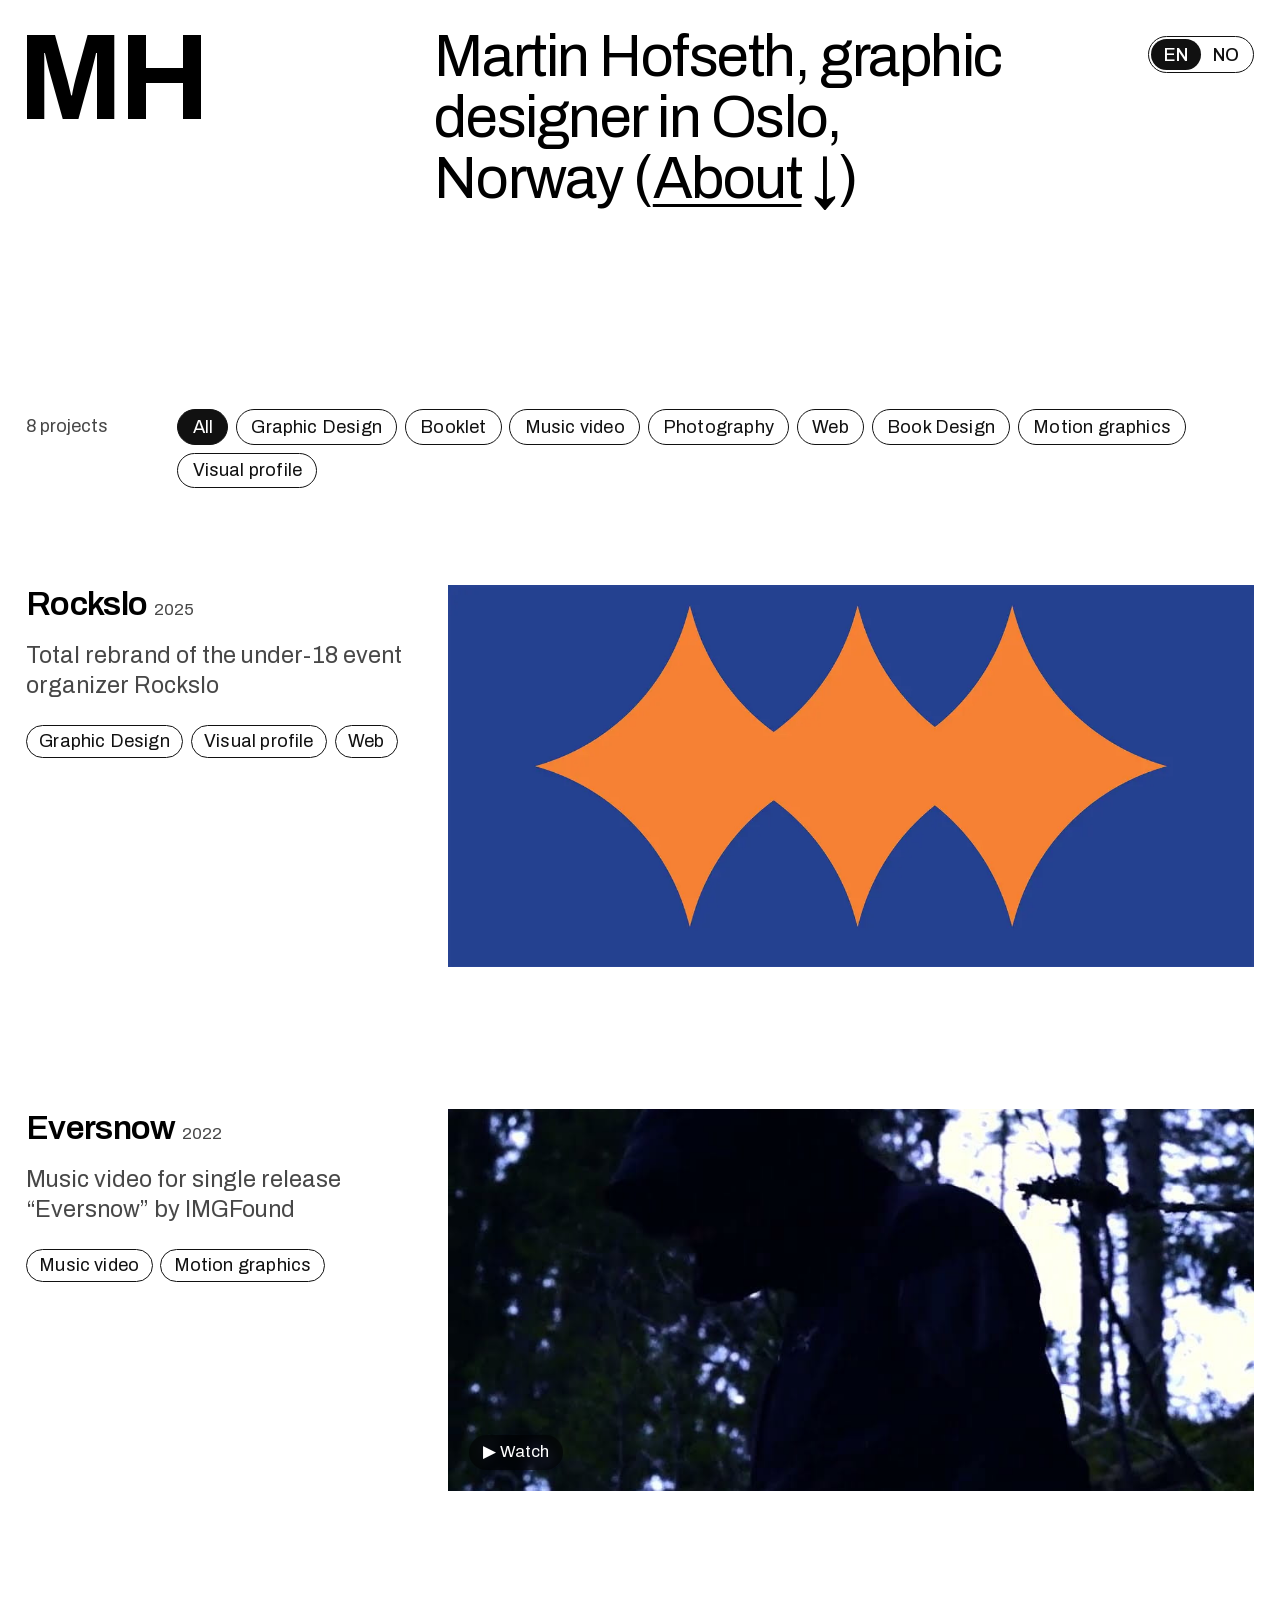
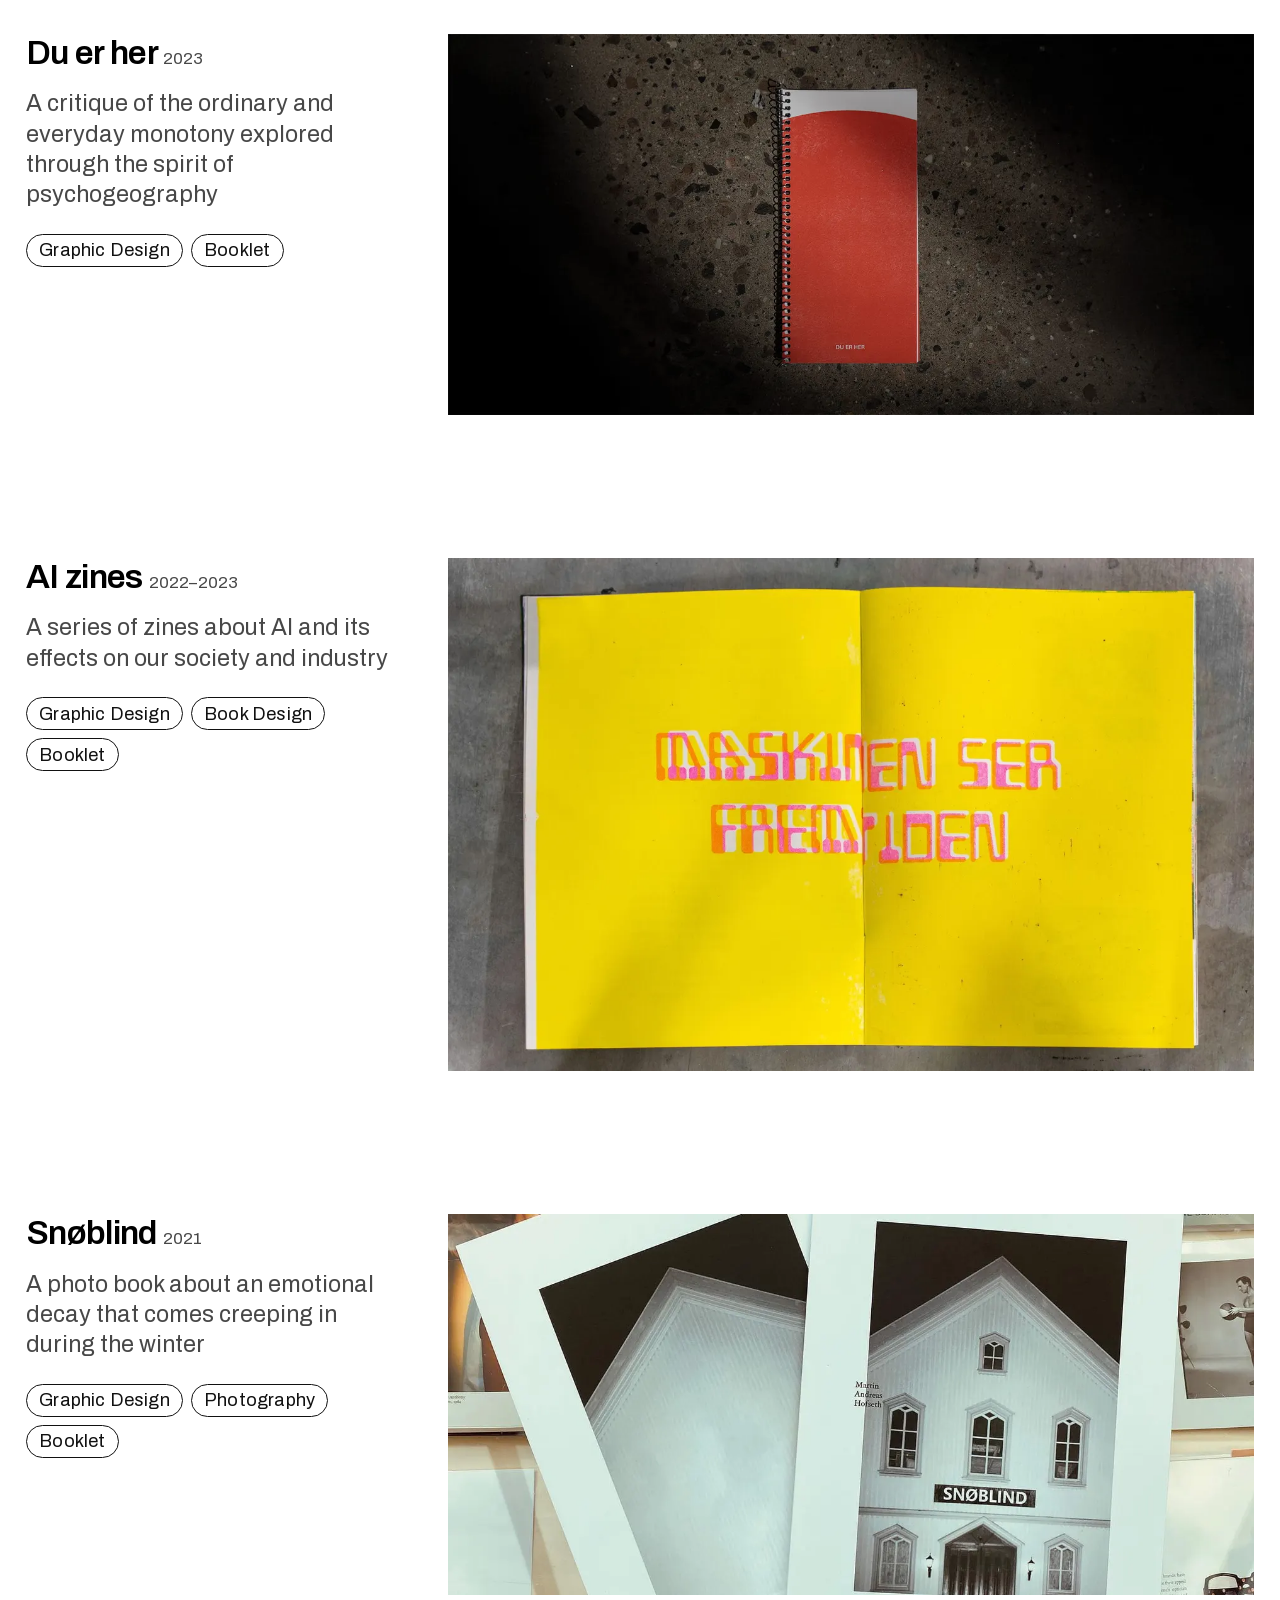
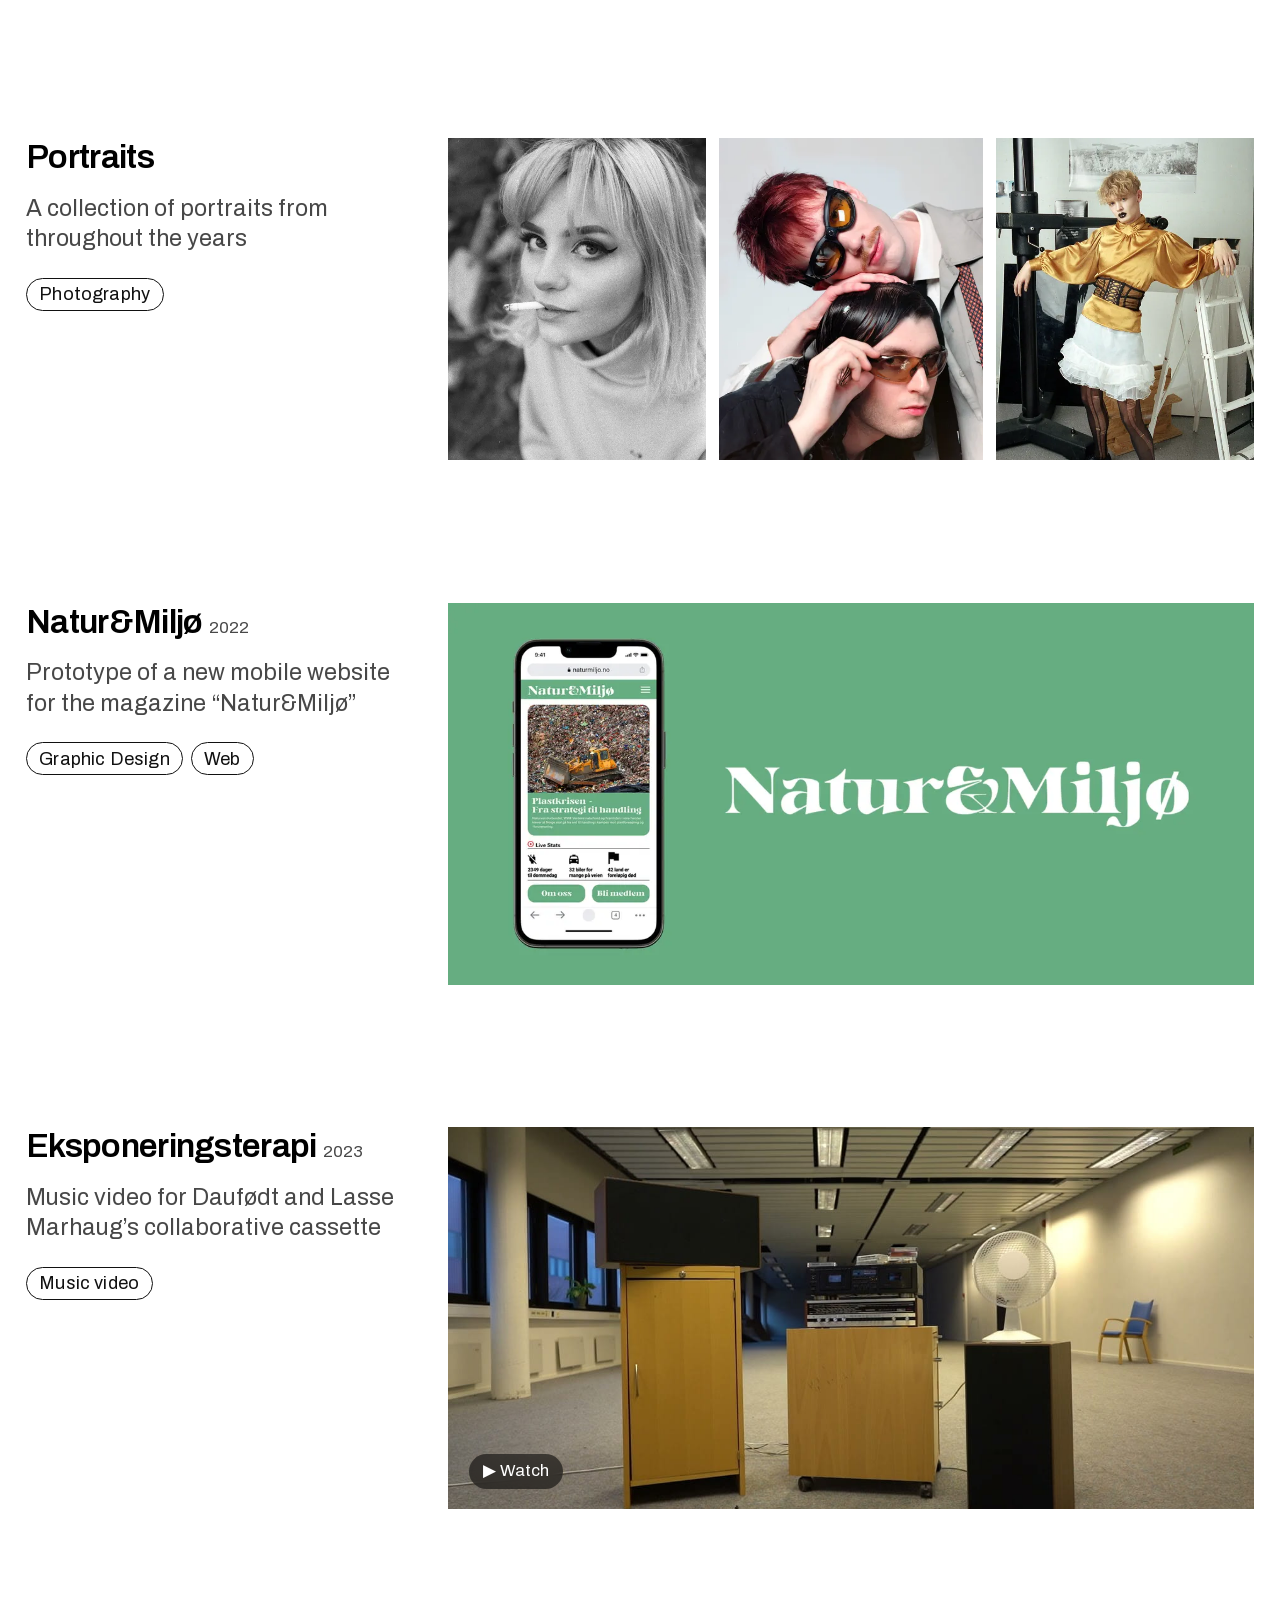
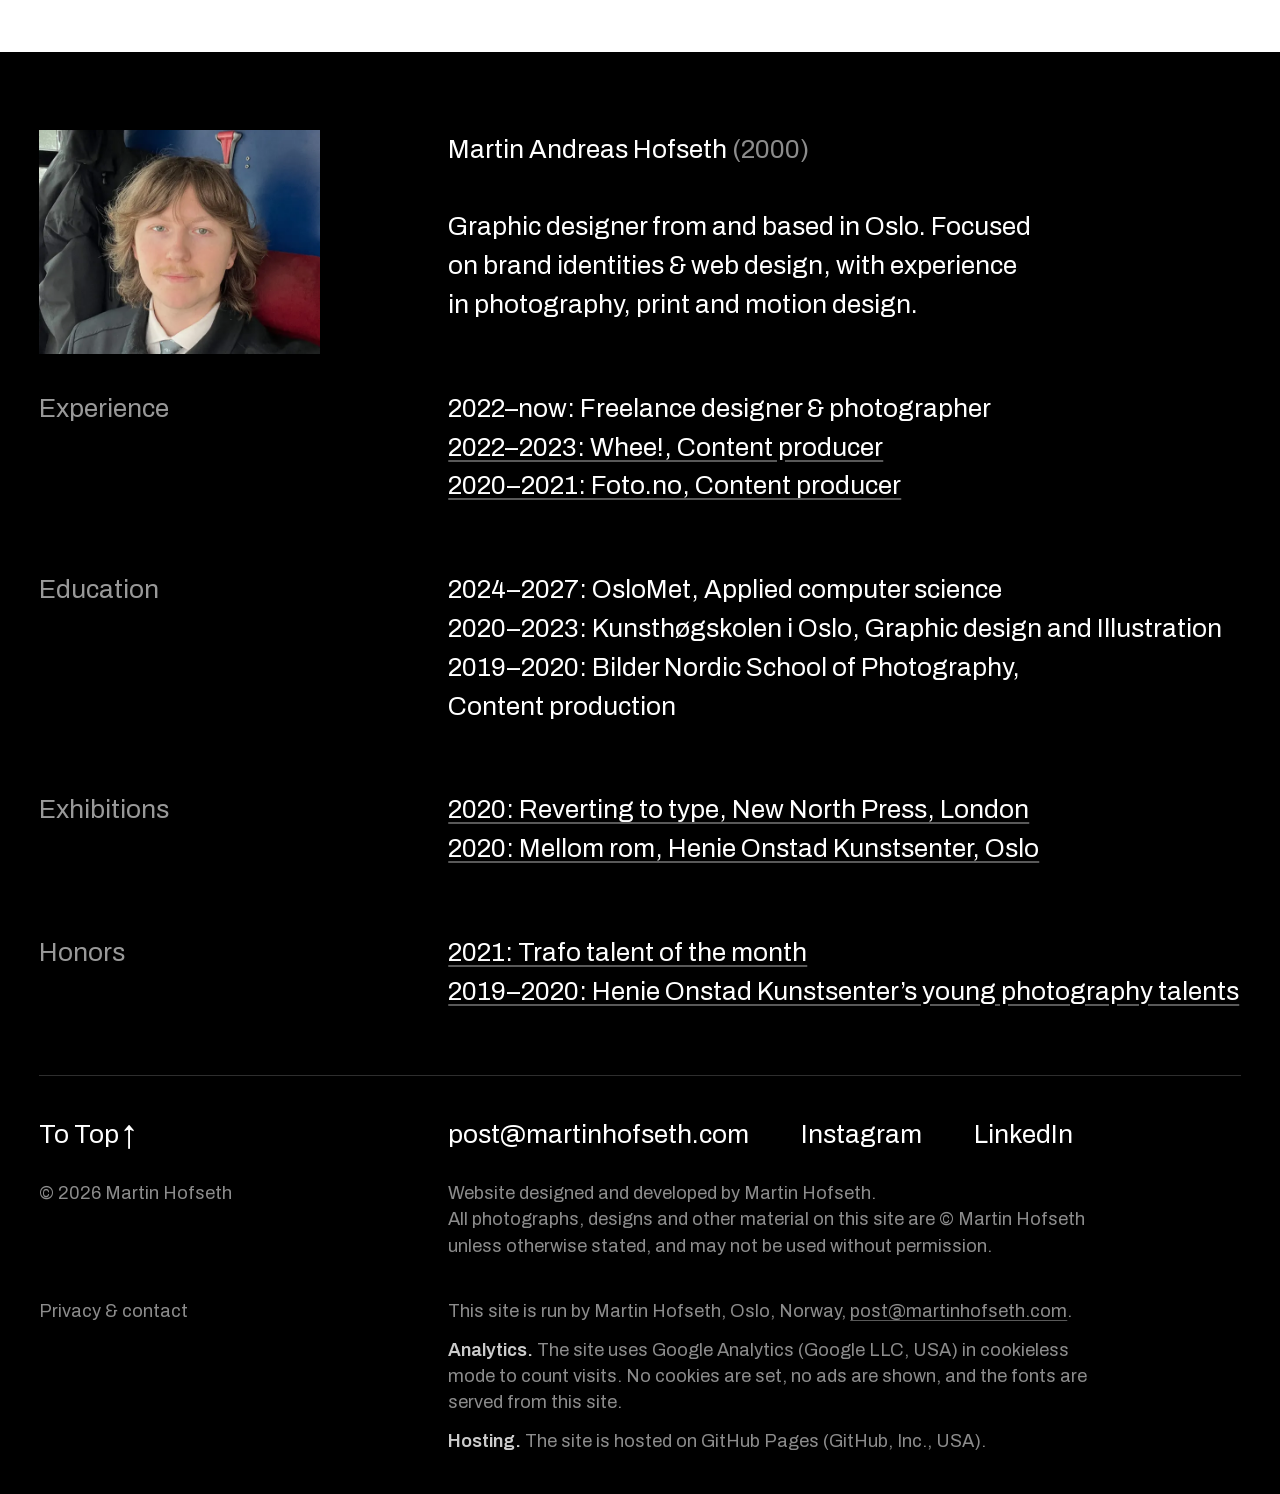
<file: index.html>
<!doctype html>
<html lang="en">
<head>
  <meta charset="utf-8">
  <meta name="viewport" content="width=device-width, initial-scale=1">
  <meta name="color-scheme" content="light dark">
  <meta name="theme-color" content="#ffffff" media="(prefers-color-scheme: light)">
  <meta name="theme-color" content="#111111" media="(prefers-color-scheme: dark)">
  <title data-nb="Martin Hofseth">Martin Hofseth</title>
  <meta name="description" content="Martin Hofseth, graphic designer in Oslo, Norway. Brand identities, web design, photography, print and motion design." data-content-nb="Martin Hofseth, grafisk designer i Oslo. Merkevareidentiteter, webdesign, fotografi, trykksaker og bevegelig grafikk.">
  <link rel="canonical" href="https://martinhofseth.com/">
  <meta property="og:type" content="website">
  <meta property="og:site_name" content="Martin Hofseth">
  <meta property="og:title" content="Martin Hofseth">
  <meta property="og:description" content="Martin Hofseth, graphic designer in Oslo, Norway. Brand identities, web design, photography, print and motion design.">
  <meta property="og:url" content="https://martinhofseth.com/">
  <meta property="og:image" content="https://martinhofseth.com/images/rockslo-front.jpg">
  <meta property="og:image:width" content="1920">
  <meta property="og:image:height" content="909">
  <meta property="og:image:alt" content="Rockslo visual identity">
  <meta property="og:locale" content="en_US">
  <meta property="og:locale:alternate" content="nb_NO">
  <meta name="twitter:card" content="summary_large_image">
  <link rel="preload" href="fonts/archivo-latin.woff2" as="font" type="font/woff2" crossorigin>
  <link rel="icon" href="favicon.ico" sizes="48x48">
  <link rel="icon" href="icons/favicon.svg" type="image/svg+xml">
  <link rel="apple-touch-icon" href="icons/apple-touch-icon.png">
  <link rel="stylesheet" href="css/style.css?v=47">
  <script>try{if(localStorage.getItem("lang")==="nb")document.documentElement.lang="nb"}catch(e){}</script>
  <script src="js/analytics.js?v=1" async></script>
  <script type="application/ld+json">
  {
    "@context": "https://schema.org",
    "@type": "Person",
    "name": "Martin Hofseth",
    "url": "https://martinhofseth.com/",
    "image": "https://martinhofseth.com/images/about-portrait.jpg",
    "jobTitle": "Graphic designer",
    "description": "Graphic designer in Oslo, Norway. Brand identities, web design, photography, print and motion design.",
    "email": "mailto:post@martinhofseth.com",
    "address": { "@type": "PostalAddress", "addressLocality": "Oslo", "addressCountry": "NO" },
    "knowsAbout": ["Graphic design", "Visual identity", "Web design", "Photography", "Motion graphics"],
    "sameAs": [
      "https://instagram.com/mahofseth",
      "https://www.linkedin.com/in/mahofseth/"
    ]
  }
  </script>
</head>
<body>

  <header class="site-header">
    <div class="cols">
      <div class="s4"><a class="logo" href="./">MH</a></div>
      <div class="s8">
        <h1><span lang="en">Martin Hofseth, graphic designer in Oslo, Norway <span class="nowrap">(<a href="#about">About</a><span class="arrow">↓</span>)</span></span><span lang="nb">Martin Hofseth, grafisk designer i Oslo <span class="nowrap">(<a href="#about">Om meg</a><span class="arrow">↓</span>)</span></span></h1>
      </div>
    </div>
  </header>

  <nav class="filters" aria-label="Filter projects by tag" data-aria-label-nb="Filtrer prosjekter etter tagg">
    <a class="bar-slot" href="#top" aria-label="Back to top" title="Back to top" data-aria-label-nb="Til toppen" data-title-nb="Til toppen">MH</a>
    <p class="filter-status" aria-live="polite"></p>
    <button class="filter-toggle" type="button" aria-expanded="false" aria-controls="filter-list">
      <svg viewBox="0 0 24 24" width="24" height="24" aria-hidden="true" focusable="false"><path d="M3 6h18M6 12h12M10 18h4" fill="none" stroke="currentColor" stroke-width="2" stroke-linecap="round"/></svg>
      <span><span lang="en">Filter</span><span lang="nb">Filter</span></span><span class="filter-count"></span>
    </button>
    <div class="filter-list" id="filter-list" role="group" aria-label="Tags" data-aria-label-nb="Tagger"></div>
  </nav>

  <main>
    <section class="project">
      <div class="cols" style="--mgap:3rem">
        <div class="s4">
          <a class="project-link" href="rockslo.html">
            <h2 class="heading">Rockslo <span class="year">2025</span></h2>
            <span class="desc"><span lang="en">Total rebrand of the under-18 event organizer Rockslo</span><span lang="nb">Total rebranding av Rockslo, arrangør av arrangementer for ungdom under 18 år</span></span>
          </a>
          <div class="tags"><span class="tag" data-tag="Graphic Design"><span lang="en">Graphic Design</span><span lang="nb">Grafisk design</span></span><span class="tag" data-tag="Visual profile"><span lang="en">Visual profile</span><span lang="nb">Visuell profil</span></span><span class="tag" data-tag="Web"><span lang="en">Web</span><span lang="nb">Nett</span></span></div>
        </div>
        <div class="s8">
          <a href="rockslo.html"><img src="images/rockslo-front.jpg" srcset="images/rockslo-front-640.webp 640w, images/rockslo-front-1280.webp 1280w, images/rockslo-front.jpg 1920w" sizes="(max-width: 768px) 100vw, 66vw" width="1920" height="909" fetchpriority="high" alt="Rockslo visual identity" data-alt-nb="Visuell identitet for Rockslo"></a>
        </div>
      </div>
    </section>

    <section class="project">
      <div class="cols" style="--mgap:3rem">
        <div class="s4">
          <a class="project-link" href="eversnow.html">
            <h2 class="heading">Eversnow <span class="year">2022</span></h2>
            <span class="desc"><span lang="en">Music video for single release “Eversnow” by IMGFound</span><span lang="nb">Musikkvideo til singelen «Eversnow» av IMGFound</span></span>
          </a>
          <div class="tags"><span class="tag" data-tag="Music video"><span lang="en">Music video</span><span lang="nb">Musikkvideo</span></span><span class="tag" data-tag="Motion graphics"><span lang="en">Motion graphics</span><span lang="nb">Bevegelig grafikk</span></span></div>
        </div>
        <div class="s8">
          <a class="poster" href="eversnow.html"><img src="images/eversnow-front.jpg" srcset="images/eversnow-front-640.webp 640w, images/eversnow-front.jpg 960w" sizes="(max-width: 768px) 100vw, 66vw" width="960" height="720" alt="Still from the Eversnow music video" data-alt-nb="Stillbilde fra musikkvideoen til Eversnow" loading="lazy"><span class="play">▶ <span lang="en">Watch</span><span lang="nb">Se</span></span></a>
        </div>
      </div>
    </section>

    <section class="project">
      <div class="cols" style="--mgap:3rem">
        <div class="s4">
          <a class="project-link" href="du-er-her.html">
            <h2 class="heading">Du er her <span class="year">2023</span></h2>
            <span class="desc"><span lang="en">A critique of the ordinary and everyday monotony explored through the spirit of psychogeography</span><span lang="nb">En kritikk av det vanlige og hverdagens monotoni, utforsket gjennom psykogeografiens ånd</span></span>
          </a>
          <div class="tags"><span class="tag" data-tag="Graphic Design"><span lang="en">Graphic Design</span><span lang="nb">Grafisk design</span></span><span class="tag" data-tag="Booklet"><span lang="en">Booklet</span><span lang="nb">Zine</span></span></div>
        </div>
        <div class="s8">
          <a href="du-er-her.html"><img src="images/du-er-her-front.jpg" srcset="images/du-er-her-front-640.webp 640w, images/du-er-her-front-1280.webp 1280w, images/du-er-her-front.jpg 1920w" sizes="(max-width: 768px) 100vw, 66vw" width="1920" height="909" alt="Du er her booklet" data-alt-nb="Du er her-zine" loading="lazy"></a>
        </div>
      </div>
    </section>

    <section class="project">
      <div class="cols" style="--mgap:3rem">
        <div class="s4">
          <a class="project-link" href="ai-zines.html">
            <h2 class="heading"><span lang="en">AI zines</span><span lang="nb">KI zines</span> <span class="year">2022–2023</span></h2>
            <span class="desc"><span lang="en">A series of zines about AI and its effects on our society and industry</span><span lang="nb">En serie zines om KI og hvordan den påvirker samfunnet og bransjen vår</span></span>
          </a>
          <div class="tags"><span class="tag" data-tag="Graphic Design"><span lang="en">Graphic Design</span><span lang="nb">Grafisk design</span></span><span class="tag" data-tag="Book Design"><span lang="en">Book Design</span><span lang="nb">Bokdesign</span></span><span class="tag" data-tag="Booklet"><span lang="en">Booklet</span><span lang="nb">Zine</span></span></div>
        </div>
        <div class="s8">
          <a href="ai-zines.html"><img src="images/postretro-3.jpg" srcset="images/postretro-3-640.webp 640w, images/postretro-3-1280.webp 1280w, images/postretro-3.jpg 2000w" sizes="(max-width: 768px) 100vw, 66vw" width="2000" height="1275" alt="Post retro-futurisme zine" loading="lazy"></a>
        </div>
      </div>
    </section>

    <section class="project">
      <div class="cols" style="--mgap:3rem">
        <div class="s4">
          <a class="project-link" href="snoblind.html">
            <h2 class="heading">Snøblind <span class="year">2021</span></h2>
            <span class="desc"><span lang="en">A photo book about an emotional decay that comes creeping in during the winter</span><span lang="nb">En fotobok om en emosjonell fordervelse som kommer krypende om vinteren</span></span>
          </a>
          <div class="tags"><span class="tag" data-tag="Graphic Design"><span lang="en">Graphic Design</span><span lang="nb">Grafisk design</span></span><span class="tag" data-tag="Photography"><span lang="en">Photography</span><span lang="nb">Fotografi</span></span><span class="tag" data-tag="Booklet"><span lang="en">Booklet</span><span lang="nb">Zine</span></span></div>
        </div>
        <div class="s8">
          <a href="snoblind.html"><img src="images/snoblind-front.jpg" srcset="images/snoblind-front-640.webp 640w, images/snoblind-front-1280.webp 1280w, images/snoblind-front.jpg 1440w" sizes="(max-width: 768px) 100vw, 66vw" width="1440" height="682" alt="Snøblind photo book" data-alt-nb="Fotoboken Snøblind" loading="lazy"></a>
        </div>
      </div>
    </section>

    <section class="project">
      <div class="cols" style="--mgap:3rem">
        <div class="s4">
          <a class="project-link" href="portraits.html">
            <h2 class="heading"><span lang="en">Portraits</span><span lang="nb">Portretter</span></h2>
            <span class="desc"><span lang="en">A collection of portraits from throughout the years</span><span lang="nb">En samling portretter gjennom årene</span></span>
          </a>
          <div class="tags"><span class="tag" data-tag="Photography"><span lang="en">Photography</span><span lang="nb">Fotografi</span></span></div>
        </div>
        <div class="s8">
          <a href="portraits.html" class="gallery same-h"><img style="--ar:0.8000" src="images/portrait-siri.jpg" srcset="images/portrait-siri-480.webp 480w, images/portrait-siri-960.webp 960w, images/portrait-siri.jpg 1500w" sizes="(max-width: 768px) 33vw, 22vw" width="1500" height="1875" alt="Portrait" data-alt-nb="Portrett" loading="lazy"><img style="--ar:0.8215" src="images/portrait-imgfound.jpg" srcset="images/portrait-imgfound-480.webp 480w, images/portrait-imgfound-960.webp 960w, images/portrait-imgfound.jpg 1500w" sizes="(max-width: 768px) 33vw, 22vw" width="1500" height="1826" alt="Portrait" data-alt-nb="Portrett" loading="lazy"><img style="--ar:0.8000" src="images/portrait-olli.jpg" srcset="images/portrait-olli-480.webp 480w, images/portrait-olli-960.webp 960w, images/portrait-olli.jpg 1500w" sizes="(max-width: 768px) 33vw, 22vw" width="1500" height="1875" alt="Portrait" data-alt-nb="Portrett" loading="lazy"></a>
        </div>
      </div>
    </section>

    <section class="project">
      <div class="cols" style="--mgap:3rem">
        <div class="s4">
          <a class="project-link" href="natur-miljo.html">
            <h2 class="heading">Natur&amp;Miljø <span class="year">2022</span></h2>
            <span class="desc"><span lang="en">Prototype of a new mobile website for the magazine “Natur&amp;Miljø”</span><span lang="nb">Prototype av en ny mobilnettside for magasinet «Natur&amp;Miljø»</span></span>
          </a>
          <div class="tags"><span class="tag" data-tag="Graphic Design"><span lang="en">Graphic Design</span><span lang="nb">Grafisk design</span></span><span class="tag" data-tag="Web"><span lang="en">Web</span><span lang="nb">Nett</span></span></div>
        </div>
        <div class="s8">
          <a href="natur-miljo.html"><img src="images/natur-miljo-front.jpg" srcset="images/natur-miljo-front-640.webp 640w, images/natur-miljo-front-1280.webp 1280w, images/natur-miljo-front.jpg 2000w" sizes="(max-width: 768px) 100vw, 66vw" width="2000" height="948" alt="Natur&amp;Miljø mobile website prototype" data-alt-nb="Prototype av mobilnettsiden til Natur&amp;Miljø" loading="lazy"></a>
        </div>
      </div>
    </section>

    <section class="project">
      <div class="cols" style="--mgap:3rem">
        <div class="s4">
          <a class="project-link" href="eksponeringsterapi.html">
            <h2 class="heading">Eksponerings&shy;terapi <span class="year">2023</span></h2>
            <span class="desc"><span lang="en">Music video for Daufødt and Lasse Marhaug’s collaborative cassette</span><span lang="nb">Musikkvideo til samarbeidskassetten mellom Daufødt og Lasse Marhaug</span></span>
          </a>
          <div class="tags"><span class="tag" data-tag="Music video"><span lang="en">Music video</span><span lang="nb">Musikkvideo</span></span></div>
        </div>
        <div class="s8">
          <a class="poster" href="eksponeringsterapi.html"><img src="images/eksponeringsterapi-front.jpg" srcset="images/eksponeringsterapi-front-640.webp 640w, images/eksponeringsterapi-front.jpg 1280w" sizes="(max-width: 768px) 100vw, 66vw" width="1280" height="720" alt="Still from the Eksponeringsterapi music video" data-alt-nb="Stillbilde fra musikkvideoen til Eksponeringsterapi" loading="lazy"><span class="play">▶ <span lang="en">Watch</span><span lang="nb">Se</span></span></a>
        </div>
      </div>
    </section>
  </main>

  <!-- ABOUT (same block on every page) -->
  <footer class="about" id="about">
    <div class="cols intro">
      <div class="s3"><img class="portrait zoomable" src="images/about-portrait.jpg" srcset="images/about-portrait-640.webp 640w, images/about-portrait-1280.webp 1280w, images/about-portrait.jpg 2000w" sizes="(max-width: 768px) 100vw, 25vw" width="2000" height="1600" alt="Portrait of Martin Hofseth" data-alt-nb="Portrett av Martin Hofseth" loading="lazy"></div>
      <div class="s1 spacer"></div>
      <div class="s6">Martin Andreas Hofseth <span class="born">(2000)</span><br><br><span lang="en">Graphic designer from and based in Oslo. Focused on brand identities &amp; web design, with experience in photography, print and motion design.</span><span lang="nb">Grafisk designer fra og basert i Oslo. Fokuserer på merkevareidentitet og webdesign, med erfaring innen fotografi, trykksaker og bevegelig grafikk.</span></div>
    </div>
    <div class="cols row">
      <div class="s4"><span lang="en">Experience</span><span lang="nb">Erfaring</span></div>
      <div class="s8"><span lang="en">2022–now: Freelance designer &amp; photographer</span><span lang="nb">2022–nå: Frilans designer og fotograf</span><br><a href="https://whee.no" target="_blank" rel="noopener"><span lang="en">2022–2023: Whee!, Content producer</span><span lang="nb">2022–2023: Whee!, innholdsprodusent</span></a><br><a href="https://foto.no" target="_blank" rel="noopener"><span lang="en">2020–2021: Foto.no, Content producer</span><span lang="nb">2020–2021: Foto.no, innholdsprodusent</span></a></div>
    </div>
    <div class="cols row">
      <div class="s4"><span lang="en">Education</span><span lang="nb">Utdanning</span></div>
      <div class="s8"><span lang="en">2024–2027: OsloMet, Applied computer science<br>2020–2023: Kunsthøgskolen i Oslo, Graphic design and Illustration<br>2019–2020: Bilder Nordic School of Photography, Content production</span><span lang="nb">2024–2027: OsloMet, Anvendt datateknologi<br>2020–2023: Kunsthøgskolen i Oslo, Grafisk design og illustrasjon<br>2019–2020: Bilder Nordic School of Photography, Innholdsproduksjon</span></div>
    </div>
    <div class="cols row">
      <div class="s4"><span lang="en">Exhibitions</span><span lang="nb">Utstillinger</span></div>
      <div class="s8"><a href="https://new-north-press.co.uk/project/reverting-to-type-2020-protest-posters/" target="_blank" rel="noopener">2020: Reverting to type, New North Press, London</a><br><a href="https://www.hok.no/utstillinger/mellom-rom" target="_blank" rel="noopener">2020: Mellom rom, Henie Onstad Kunstsenter, Oslo</a></div>
    </div>
    <div class="cols row">
      <div class="s4"><span lang="en">Honors</span><span lang="nb">Utmerkelser</span></div>
      <div class="s8"><a href="https://www.trafo.no/v73261-Sn%C3%B8blind-(2-13)?filter=authored&amp;ordering=latest" target="_blank" rel="noopener"><span lang="en">2021: Trafo talent of the month</span><span lang="nb">2021: Månedens trafotalent</span></a><br><a href="https://www.hok.no/unge-fotografer-2019-2020" target="_blank" rel="noopener"><span lang="en">2019–2020: Henie Onstad Kunstsenter’s young photography talents</span><span lang="nb">2019–2020: Henie Onstad Kunstsenters unge fototalenter</span></a></div>
    </div>
    <div class="cols contact">
      <div class="s4"><a href="#top" onclick="window.scrollTo({top:0});return false;"><span class="nowrap"><span lang="en">To Top</span><span lang="nb">Til toppen</span><span class="arrow">↑</span></span></a></div>
      <div class="s8 links">
        <a href="mailto:post@martinhofseth.com">post@martinhofseth.com</a>
        <a href="https://instagram.com/mahofseth" target="_blank" rel="noopener">Instagram</a>
        <a href="https://www.linkedin.com/in/mahofseth/" target="_blank" rel="noopener">LinkedIn</a>
      </div>
    </div>
    <div class="cols colophon">
      <div class="s4"><p>© 2026 Martin Hofseth</p></div>
      <div class="s8">
        <div lang="en">
          <p>Website designed and developed by Martin Hofseth.</p>
          <p>All photographs, designs and other material on this site are © Martin Hofseth unless otherwise stated, and may not be used without permission.</p>
        </div>
        <div lang="nb">
          <p>Nettsiden er designet og utviklet av Martin Hofseth.</p>
          <p>Alle fotografier, design og annet materiale på denne siden er © Martin Hofseth med mindre annet er oppgitt, og kan ikke brukes uten tillatelse.</p>
        </div>
      </div>
    </div>
    <div class="cols colophon privacy" id="privacy">
      <div class="s4"><p><span lang="en">Privacy &amp; contact</span><span lang="nb">Personvern og kontakt</span></p></div>
      <div class="s8">
        <div lang="en">
          <p>This site is run by Martin Hofseth, Oslo, Norway, <a href="mailto:post@martinhofseth.com">post@martinhofseth.com</a>.</p>
          <p><strong>Analytics.</strong> The site uses Google Analytics (Google LLC, USA) in cookieless mode to count visits. No cookies are set, no ads are shown, and the fonts are served from this site.</p>
          <p><strong>Hosting.</strong> The site is hosted on GitHub Pages (GitHub, Inc., USA).</p>
        </div>
        <div lang="nb">
          <p>Denne siden drives av Martin Hofseth, Oslo, <a href="mailto:post@martinhofseth.com">post@martinhofseth.com</a>.</p>
          <p><strong>Analyse.</strong> Siden bruker Google Analytics (Google LLC, USA) uten informasjonskapsler for å telle besøk. Ingen informasjonskapsler settes, ingen annonser vises, og skriftene lastes fra denne siden.</p>
          <p><strong>Vertskap.</strong> Siden ligger på GitHub Pages (GitHub, Inc., USA).</p>
        </div>
      </div>
    </div>
  </footer>

  <script src="js/lang.js?v=34"></script>
  <script src="js/main.js?v=40"></script>
  <script src="js/filter.js?v=35"></script>
</body>
</html>
</file>
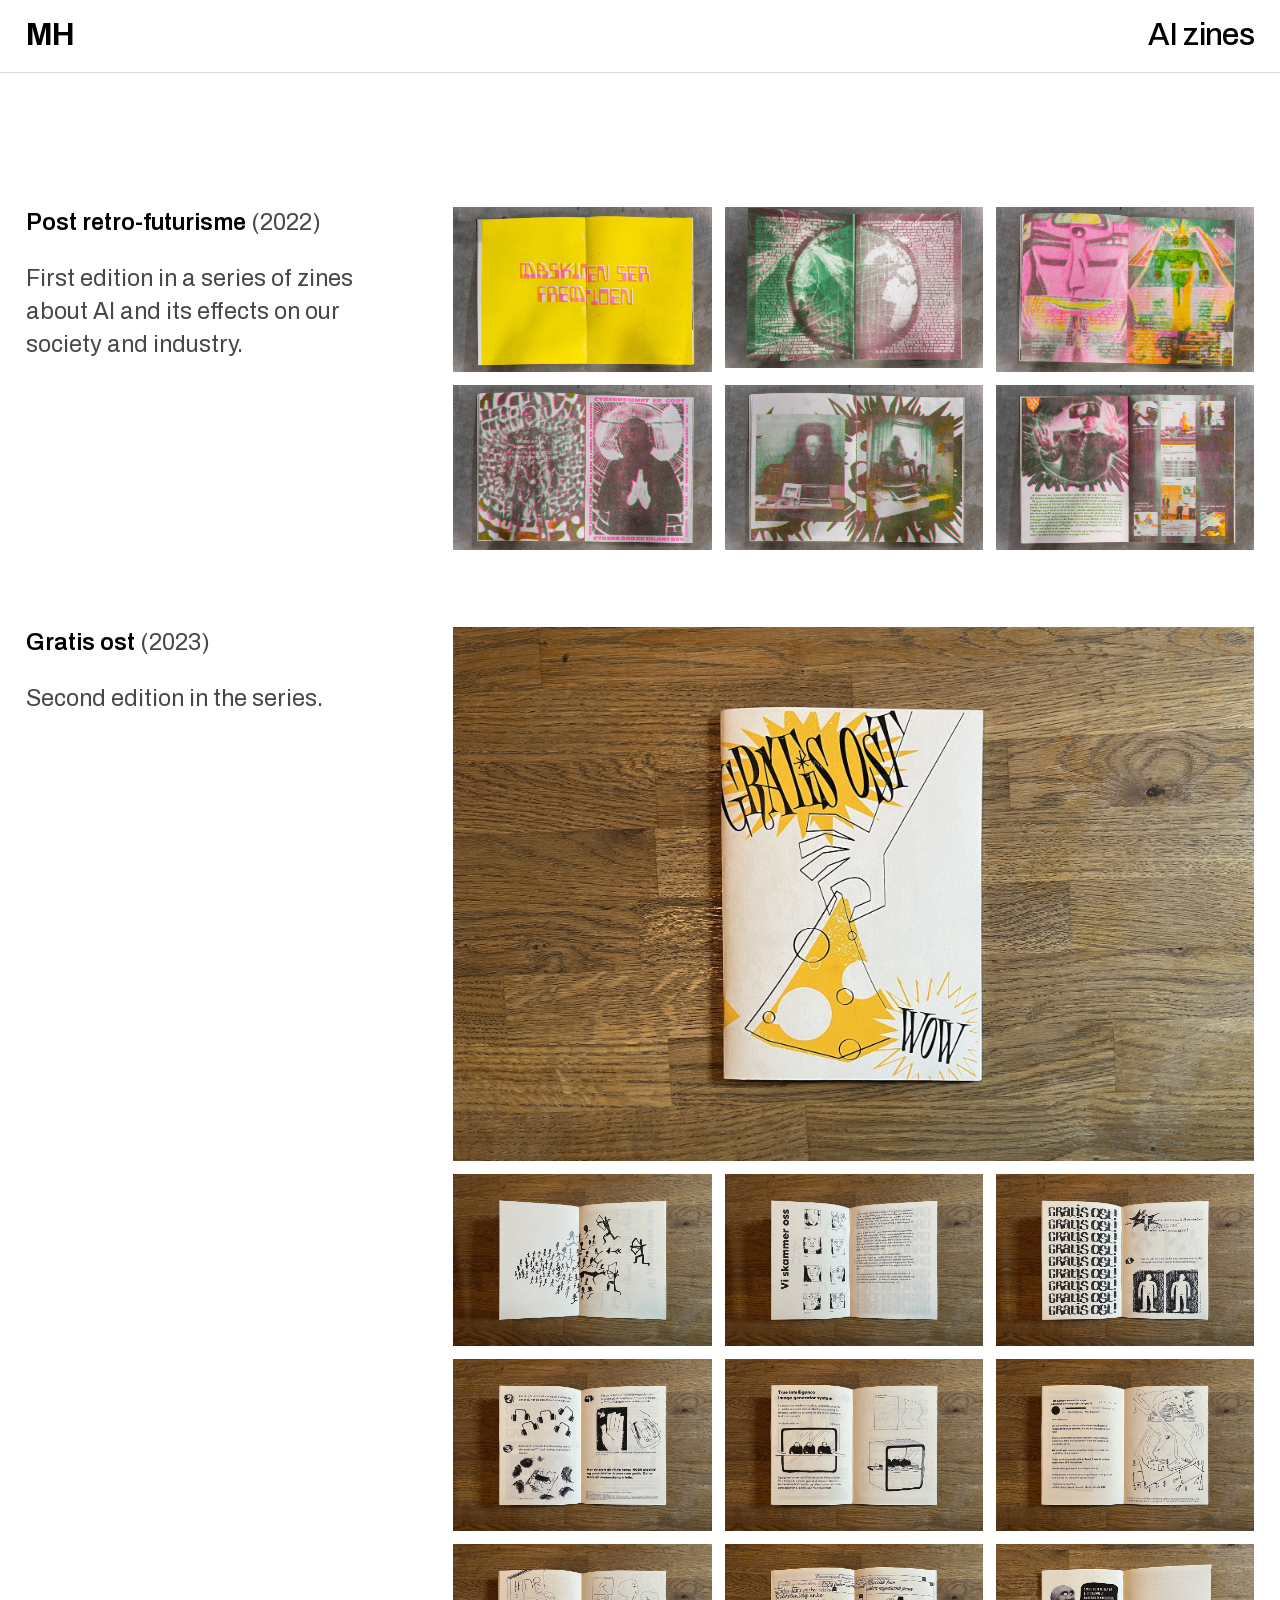
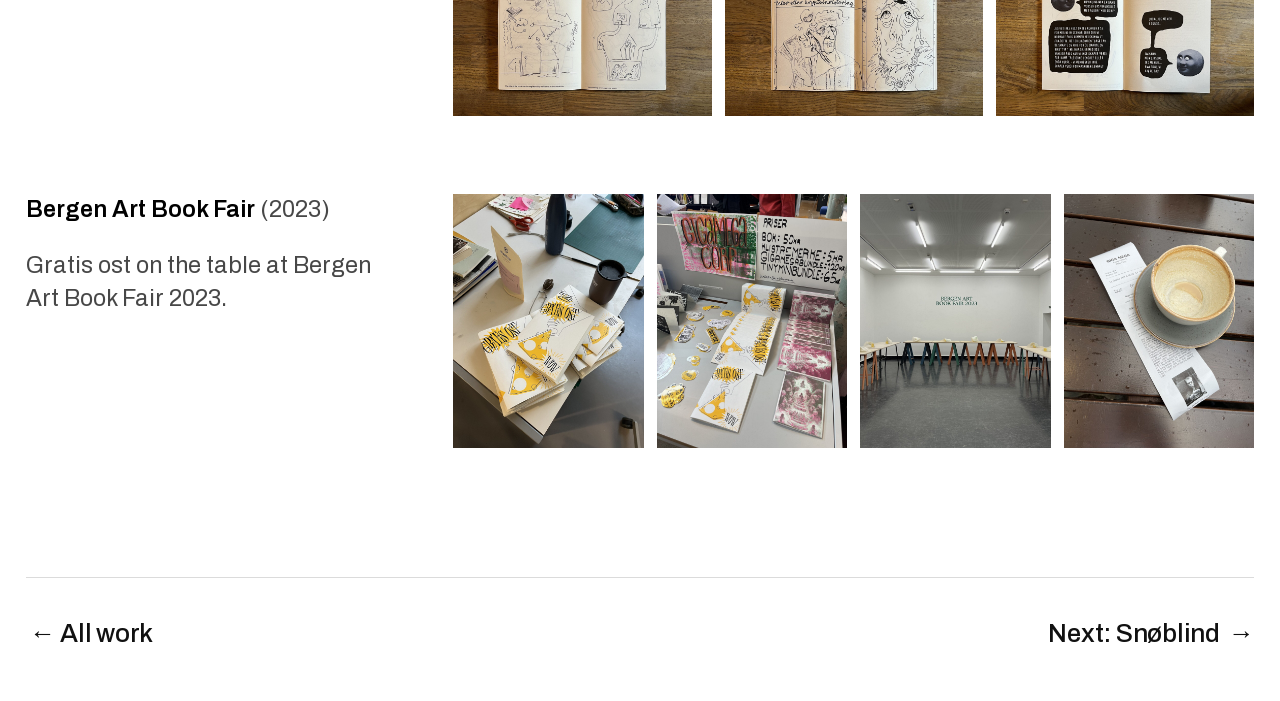
<file: ai-zines.html>
<!doctype html>
<html lang="en">
<head>
  <meta charset="utf-8">
  <meta name="viewport" content="width=device-width, initial-scale=1">
  <meta name="color-scheme" content="light dark">
  <meta name="theme-color" content="#ffffff" media="(prefers-color-scheme: light)">
  <meta name="theme-color" content="#111111" media="(prefers-color-scheme: dark)">
  <title data-nb="KI zines (2022–2023) — Martin Hofseth">AI zines (2022–2023) — Martin Hofseth</title>
  <meta name="description" content="AI zines (2022–2023): a series of zines about AI and its effects on our society and industry." data-content-nb="KI zines (2022–2023): en serie zines om KI og hvordan den påvirker samfunnet og bransjen vår.">
  <link rel="canonical" href="https://martinhofseth.com/ai-zines.html">
  <meta property="og:type" content="website">
  <meta property="og:site_name" content="Martin Hofseth">
  <meta property="og:title" content="AI zines (2022–2023) — Martin Hofseth">
  <meta property="og:description" content="AI zines (2022–2023): a series of zines about AI and its effects on our society and industry.">
  <meta property="og:url" content="https://martinhofseth.com/ai-zines.html">
  <meta property="og:image" content="https://martinhofseth.com/images/postretro-3.jpg">
  <meta property="og:image:width" content="2000">
  <meta property="og:image:height" content="1275">
  <meta property="og:image:alt" content="Post retro-futurisme zine">
  <meta property="og:locale" content="en_US">
  <meta property="og:locale:alternate" content="nb_NO">
  <meta name="twitter:card" content="summary_large_image">
  <link rel="preload" href="fonts/archivo-latin.woff2" as="font" type="font/woff2" crossorigin>
  <link rel="icon" href="favicon.ico" sizes="48x48">
  <link rel="icon" href="icons/favicon.svg" type="image/svg+xml">
  <link rel="apple-touch-icon" href="icons/apple-touch-icon.png">
  <link rel="stylesheet" href="css/style.css?v=47">
  <script>try{if(localStorage.getItem("lang")==="nb")document.documentElement.lang="nb"}catch(e){}</script>
  <script src="js/analytics.js?v=1" async></script>
</head>
<body>

  <header class="page-header">
    <div class="cols no-stack">
      <div><a class="logo" href="./">MH</a></div>
      <div class="right"><h1><span lang="en">AI zines</span><span lang="nb">KI zines</span></h1></div>
    </div>
  </header>

  <main class="content" style="--top:calc(10rem * var(--p) + 6rem)">
    <div class="cols" style="--gap:4.2rem; --mgap:3rem">
      <div class="s4 text-col">
        <p><b>Post retro-futurisme</b> (2022)</p>
        <p><span lang="en">First edition in a series of zines about AI and its effects on our society and industry.</span><span lang="nb">Første utgave i en serie zines om KI og hvordan den påvirker samfunnet og bransjen vår.</span></p>
      </div>
      <div class="s8">
        <div class="gallery"><img class="zoomable" src="images/postretro-3.jpg" width="2000" height="1275" alt="Post retro-futurisme zine" fetchpriority="high"><img class="zoomable" src="images/postretro-1.jpg" width="2000" height="1246" alt="Post retro-futurisme zine" loading="lazy"><img class="zoomable" src="images/postretro-14.jpg" width="2000" height="1275" alt="Post retro-futurisme zine" loading="lazy"><img class="zoomable" src="images/postretro-13.jpg" width="2000" height="1275" alt="Post retro-futurisme zine" loading="lazy"><img class="zoomable" src="images/postretro-12.jpg" width="2000" height="1275" alt="Post retro-futurisme zine" loading="lazy"><img class="zoomable" src="images/postretro-5.jpg" width="2000" height="1275" alt="Post retro-futurisme zine" loading="lazy"></div>
      </div>
    </div>
    <div class="cols g6" style="--gap:4.2rem; --mgap:3rem">
      <div class="s4 text-col">
        <p><b>Gratis ost</b> (2023)</p>
        <p><span lang="en">Second edition in the series.</span><span lang="nb">Andre utgave i serien.</span></p>
      </div>
      <div class="s8">
        <img class="zoomable" src="images/gratis-ost-1.jpg" width="2000" height="1333" alt="Gratis ost zine, cover" data-alt-nb="Gratis ost-zine, omslag" loading="lazy">
        <div class="gallery" style="margin-top:1rem"><img class="zoomable" src="images/gratis-ost-2.jpg" width="2000" height="1333" alt="Gratis ost zine, spread" data-alt-nb="Gratis ost-zine, oppslag" loading="lazy"><img class="zoomable" src="images/gratis-ost-3.jpg" width="2000" height="1333" alt="Gratis ost zine, spread: Vi skammer oss" data-alt-nb="Gratis ost-zine, oppslag: Vi skammer oss" loading="lazy"><img class="zoomable" src="images/gratis-ost-4.jpg" width="2000" height="1333" alt="Gratis ost zine, spread" data-alt-nb="Gratis ost-zine, oppslag" loading="lazy"><img class="zoomable" src="images/gratis-ost-5.jpg" width="2000" height="1333" alt="Gratis ost zine, spread" data-alt-nb="Gratis ost-zine, oppslag" loading="lazy"><img class="zoomable" src="images/gratis-ost-6.jpg" width="2000" height="1333" alt="Gratis ost zine, spread: True intelligence image generator system" data-alt-nb="Gratis ost-zine, oppslag: True intelligence image generator system" loading="lazy"><img class="zoomable" src="images/gratis-ost-7.jpg" width="2000" height="1333" alt="Gratis ost zine, spread" data-alt-nb="Gratis ost-zine, oppslag" loading="lazy"><img class="zoomable" src="images/gratis-ost-8.jpg" width="2000" height="1333" alt="Gratis ost zine, spread" data-alt-nb="Gratis ost-zine, oppslag" loading="lazy"><img class="zoomable" src="images/gratis-ost-9.jpg" width="2000" height="1333" alt="Gratis ost zine, spread" data-alt-nb="Gratis ost-zine, oppslag" loading="lazy"><img class="zoomable" src="images/gratis-ost-10.jpg" width="2000" height="1333" alt="Gratis ost zine, spread" data-alt-nb="Gratis ost-zine, oppslag" loading="lazy"></div>
      </div>
    </div>
    <div class="cols g6" style="--gap:4.2rem; --mgap:3rem">
      <div class="s4 text-col">
        <p><b>Bergen Art Book Fair</b> (2023)</p>
        <p><span lang="en">Gratis ost on the table at Bergen Art Book Fair 2023.</span><span lang="nb">Gratis ost på bordet under Bergen Art Book Fair 2023.</span></p>
      </div>
      <div class="s8">
        <div class="gallery same-h"><img class="zoomable" src="images/gratis-ost-khio-stack.jpg" style="--ar:0.75" width="1500" height="2000" alt="A stack of Gratis ost zines" data-alt-nb="En stabel Gratis ost-zines" loading="lazy"><img class="zoomable" src="images/gratis-ost-khio-stand.jpg" style="--ar:0.75" width="1500" height="2000" alt="The table with zines, stickers and price list" data-alt-nb="Bordet med zines, klistremerker og prisliste" loading="lazy"><img class="zoomable" src="images/gratis-ost-bergen-hall.jpg" style="--ar:0.75" width="1500" height="2000" alt="The empty hall at Bergen Art Book Fair 2023" data-alt-nb="Den tomme salen under Bergen Art Book Fair 2023" loading="lazy"><img class="zoomable" src="images/gratis-ost-bergen-receipt.jpg" style="--ar:0.75" width="1500" height="2000" alt="Coffee and a Giga Mega receipt" data-alt-nb="Kaffe og en Giga Mega-kvittering" loading="lazy"></div>
      </div>
    </div>
  </main>

  <nav class="page-nav"><a href="./"><span class="nowrap"><span class="arrow">←</span> <span lang="en">All work</span><span lang="nb">Alle prosjekter</span></span></a><a href="snoblind.html"><span lang="en">Next:</span><span lang="nb">Neste:</span> <span class="nowrap">Snøblind <span class="arrow">→</span></span></a></nav>

  <script src="js/lang.js?v=34"></script>
  <script src="js/main.js?v=40"></script>
</body>
</html>
</file>
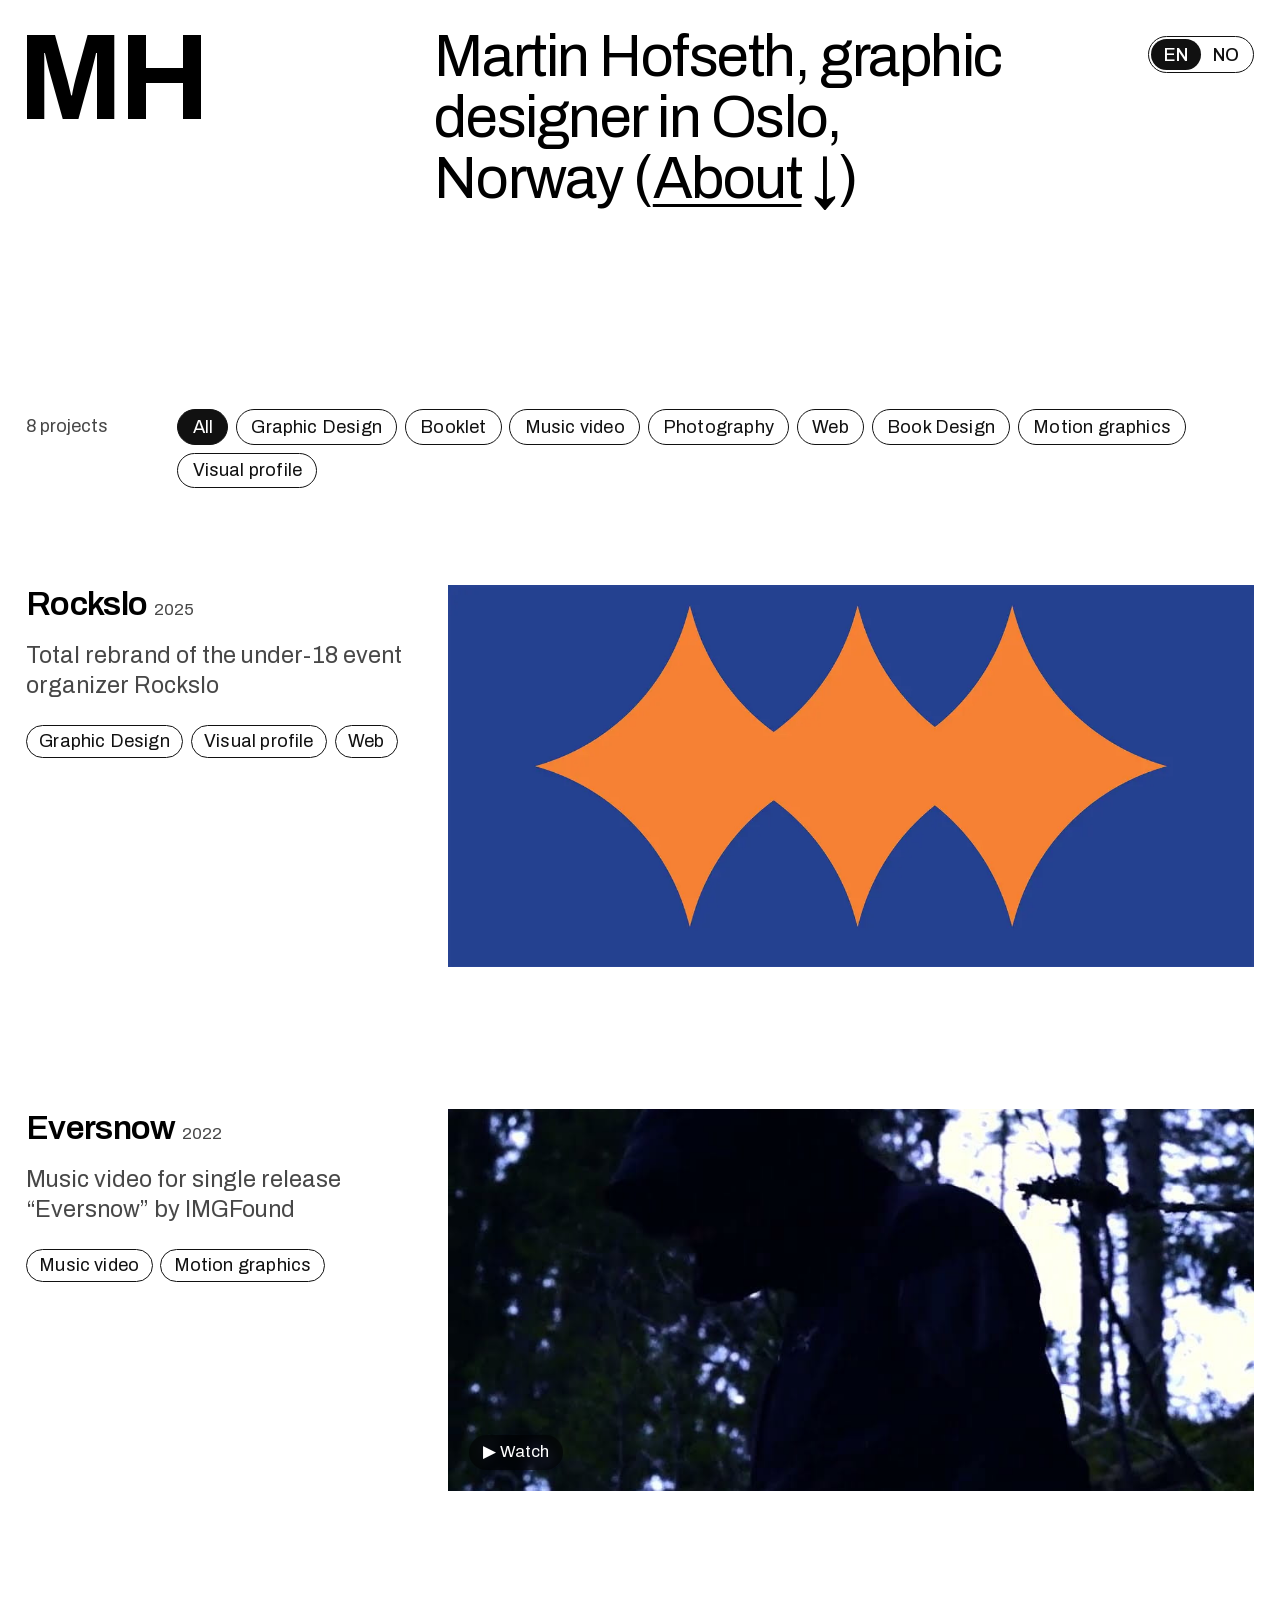
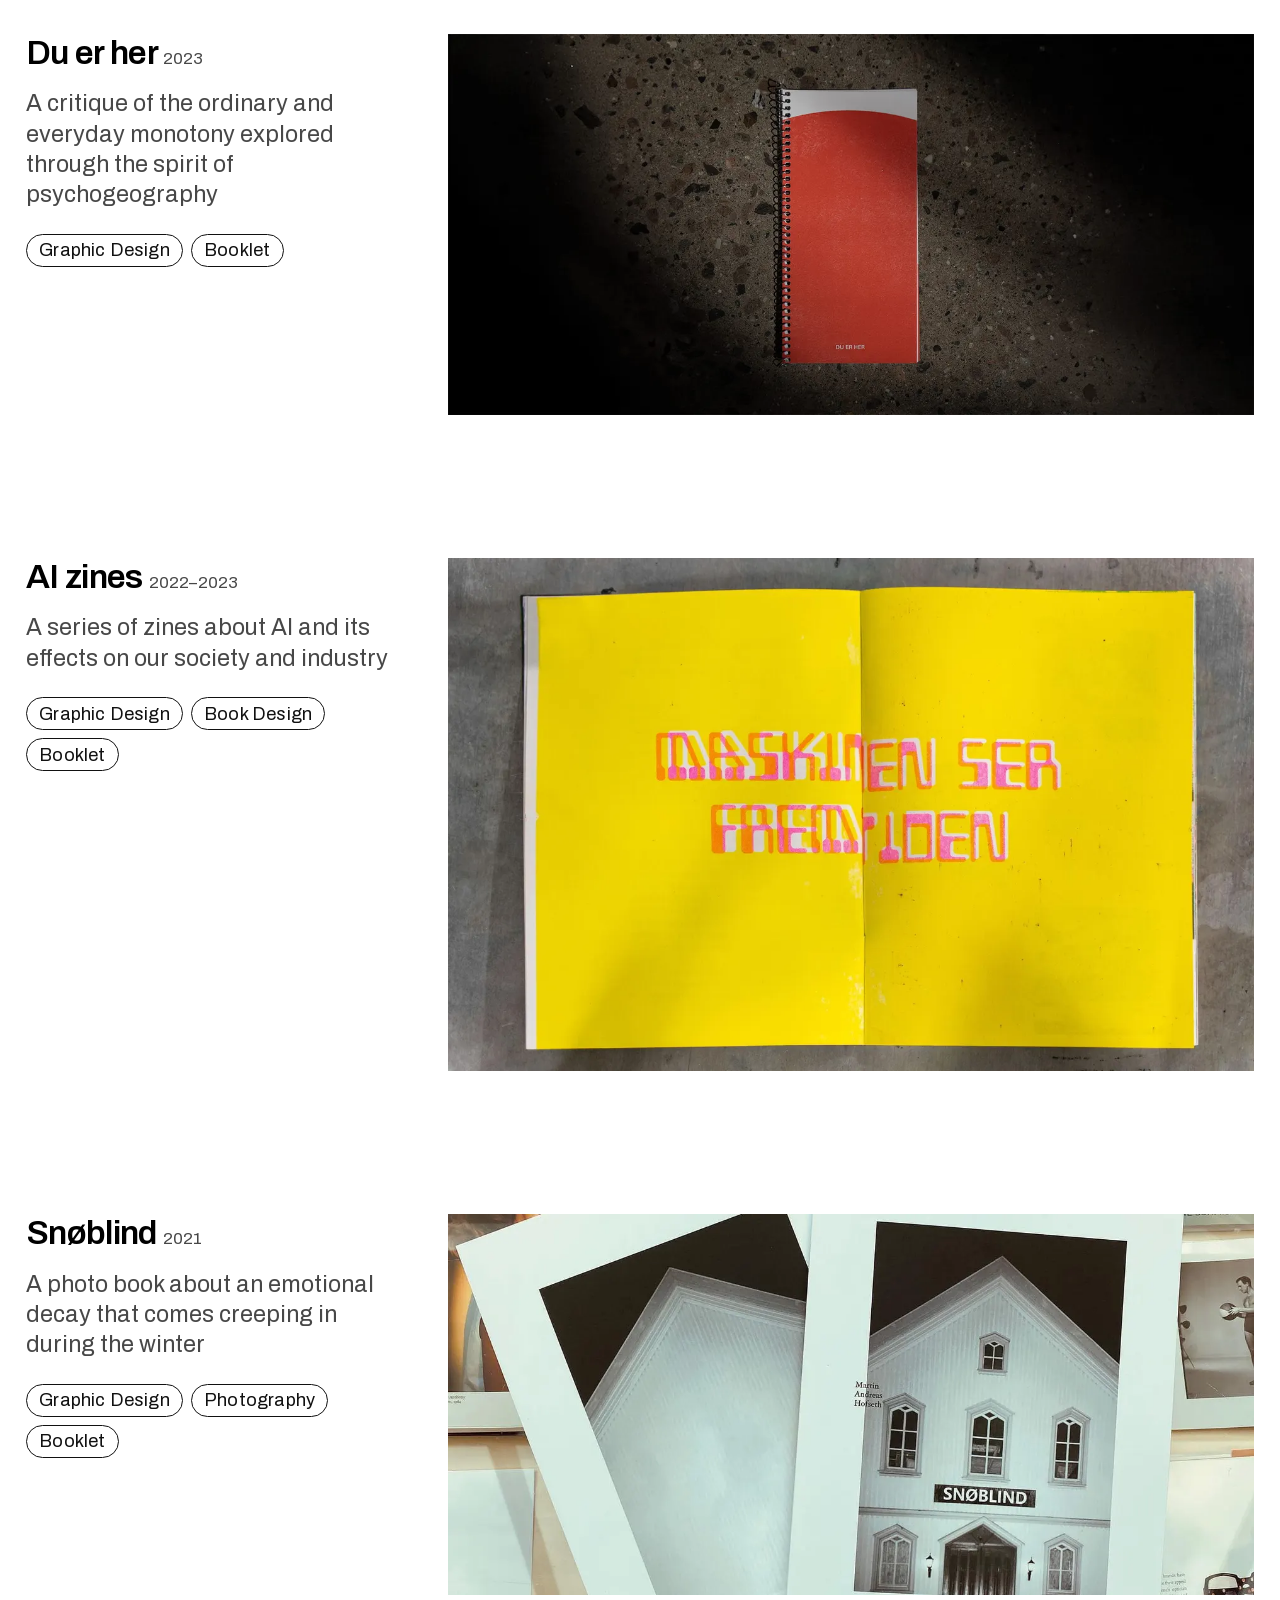
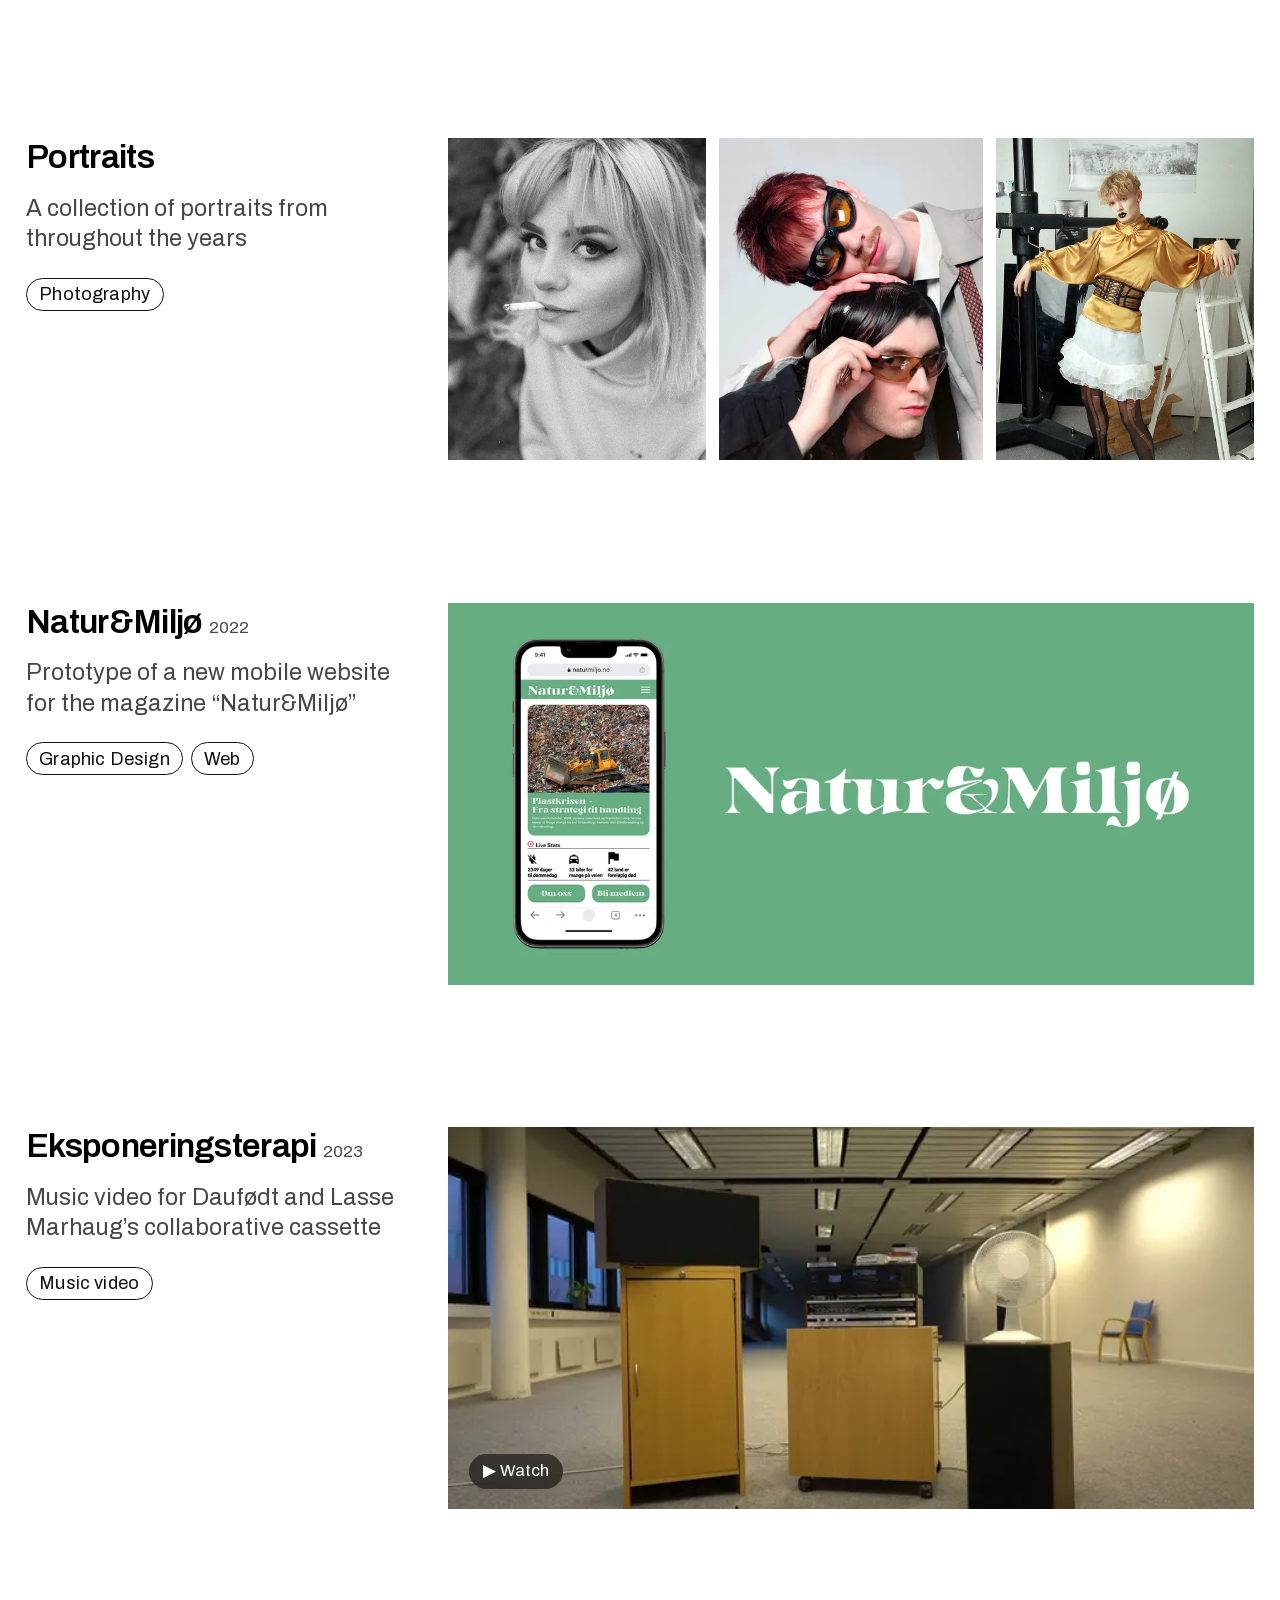
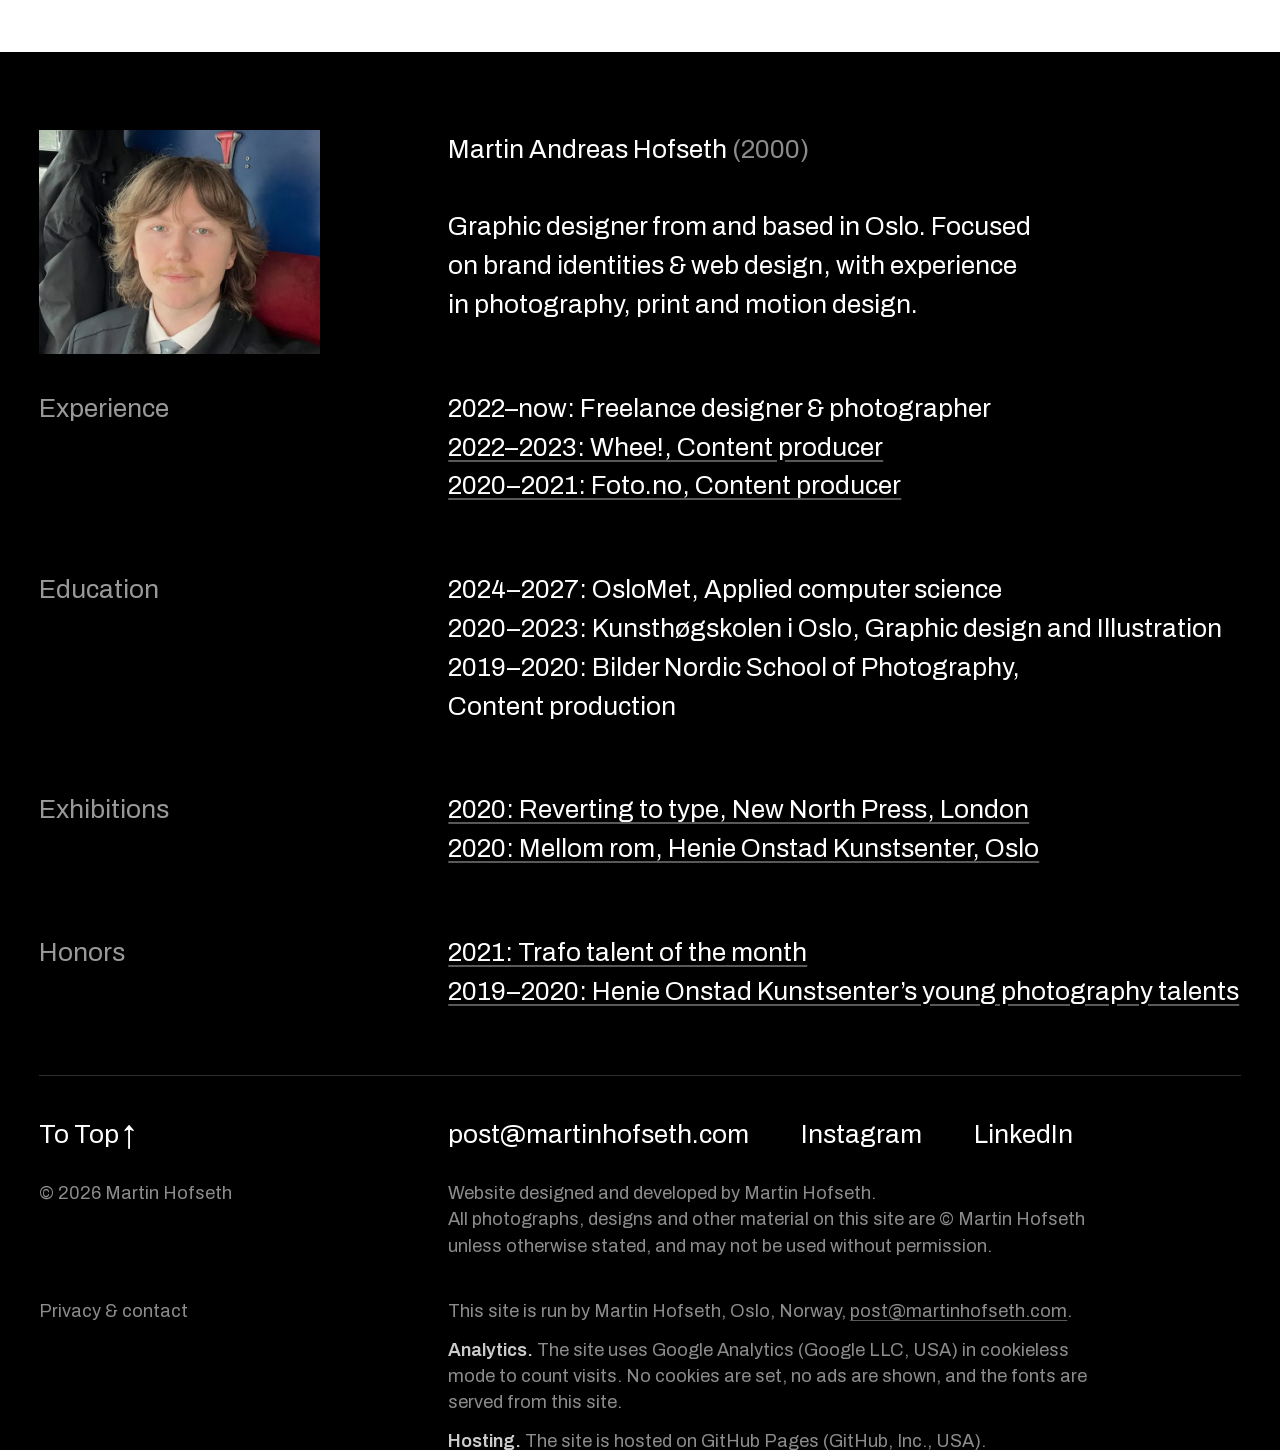
<file: archive.html>
<!doctype html>
<html lang="en">
<head>
  <meta charset="utf-8">
  <title>Martin Hofseth</title>
  <meta name="robots" content="noindex">
  <link rel="canonical" href="https://martinhofseth.com/">
  <meta http-equiv="refresh" content="0; url=./">
</head>
<body>
  <p>All projects are now on the <a href="./">front page</a>.</p>
</body>
</html>
</file>
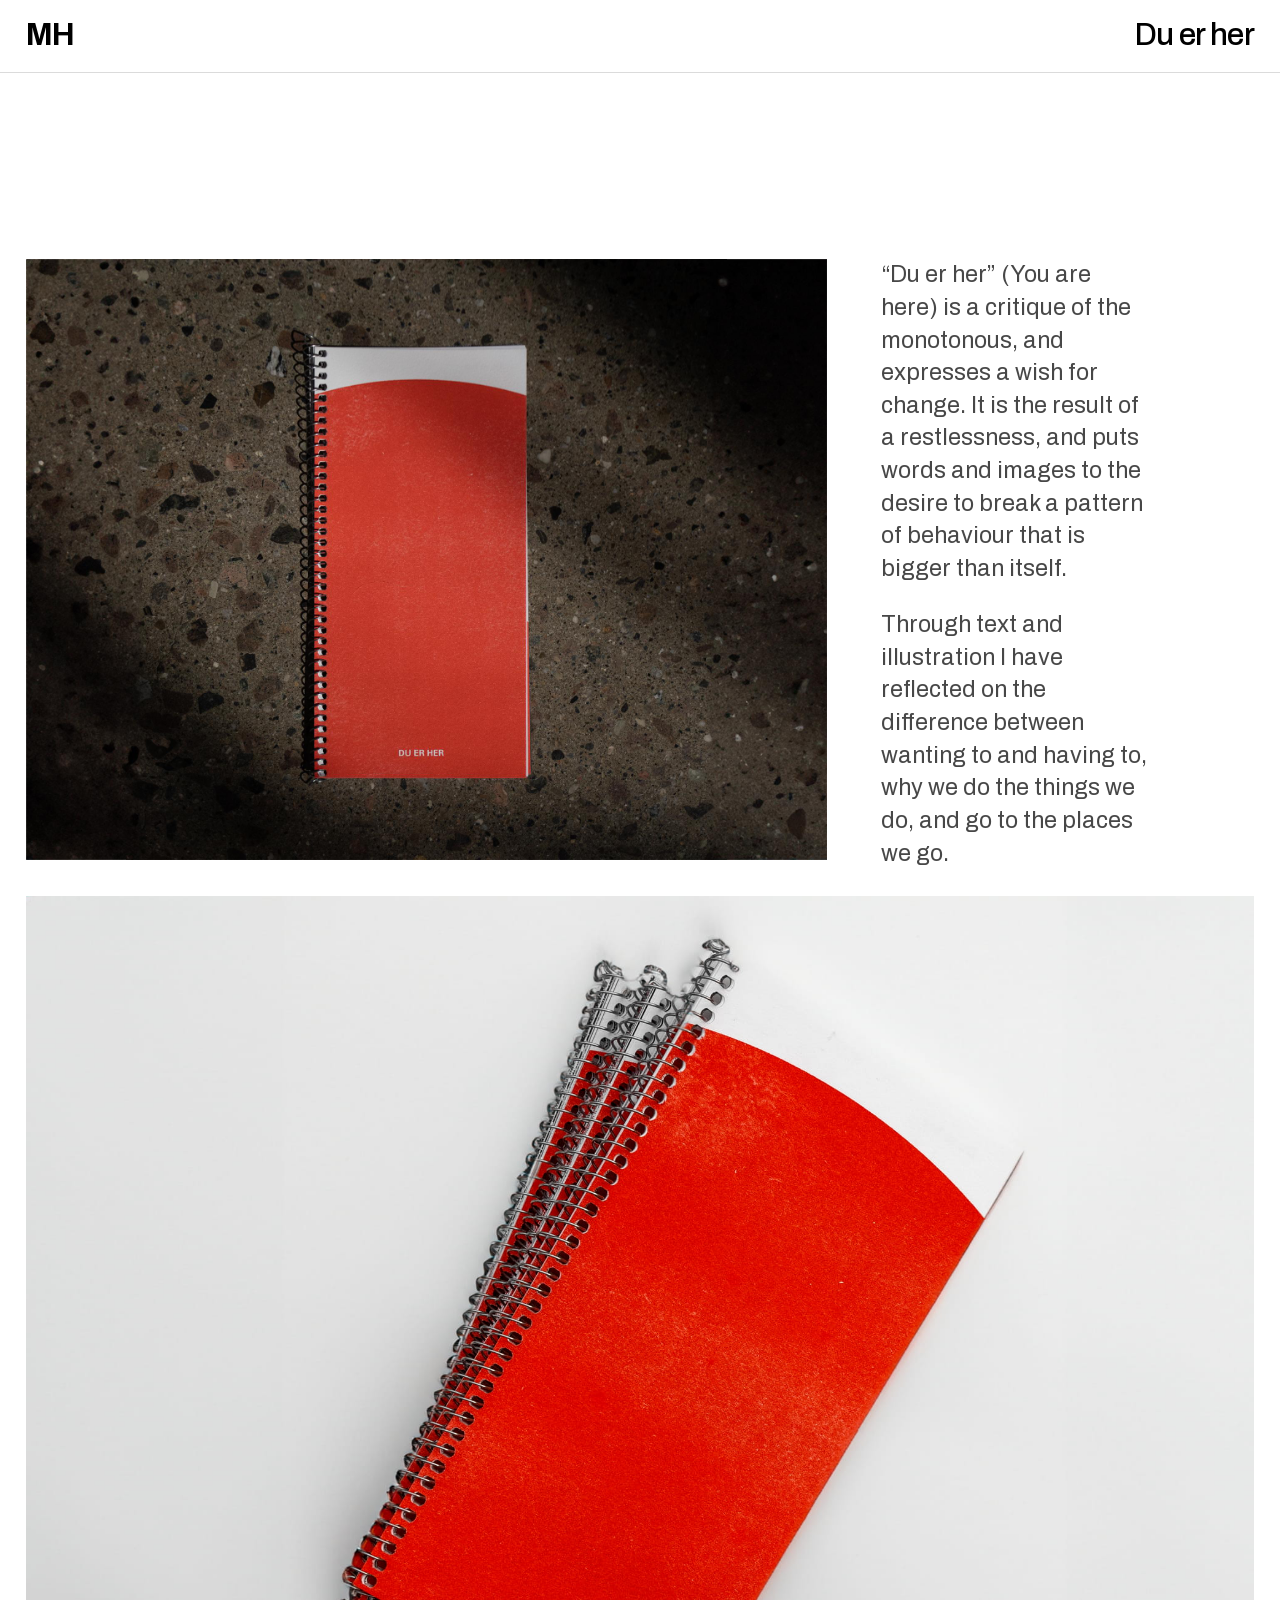
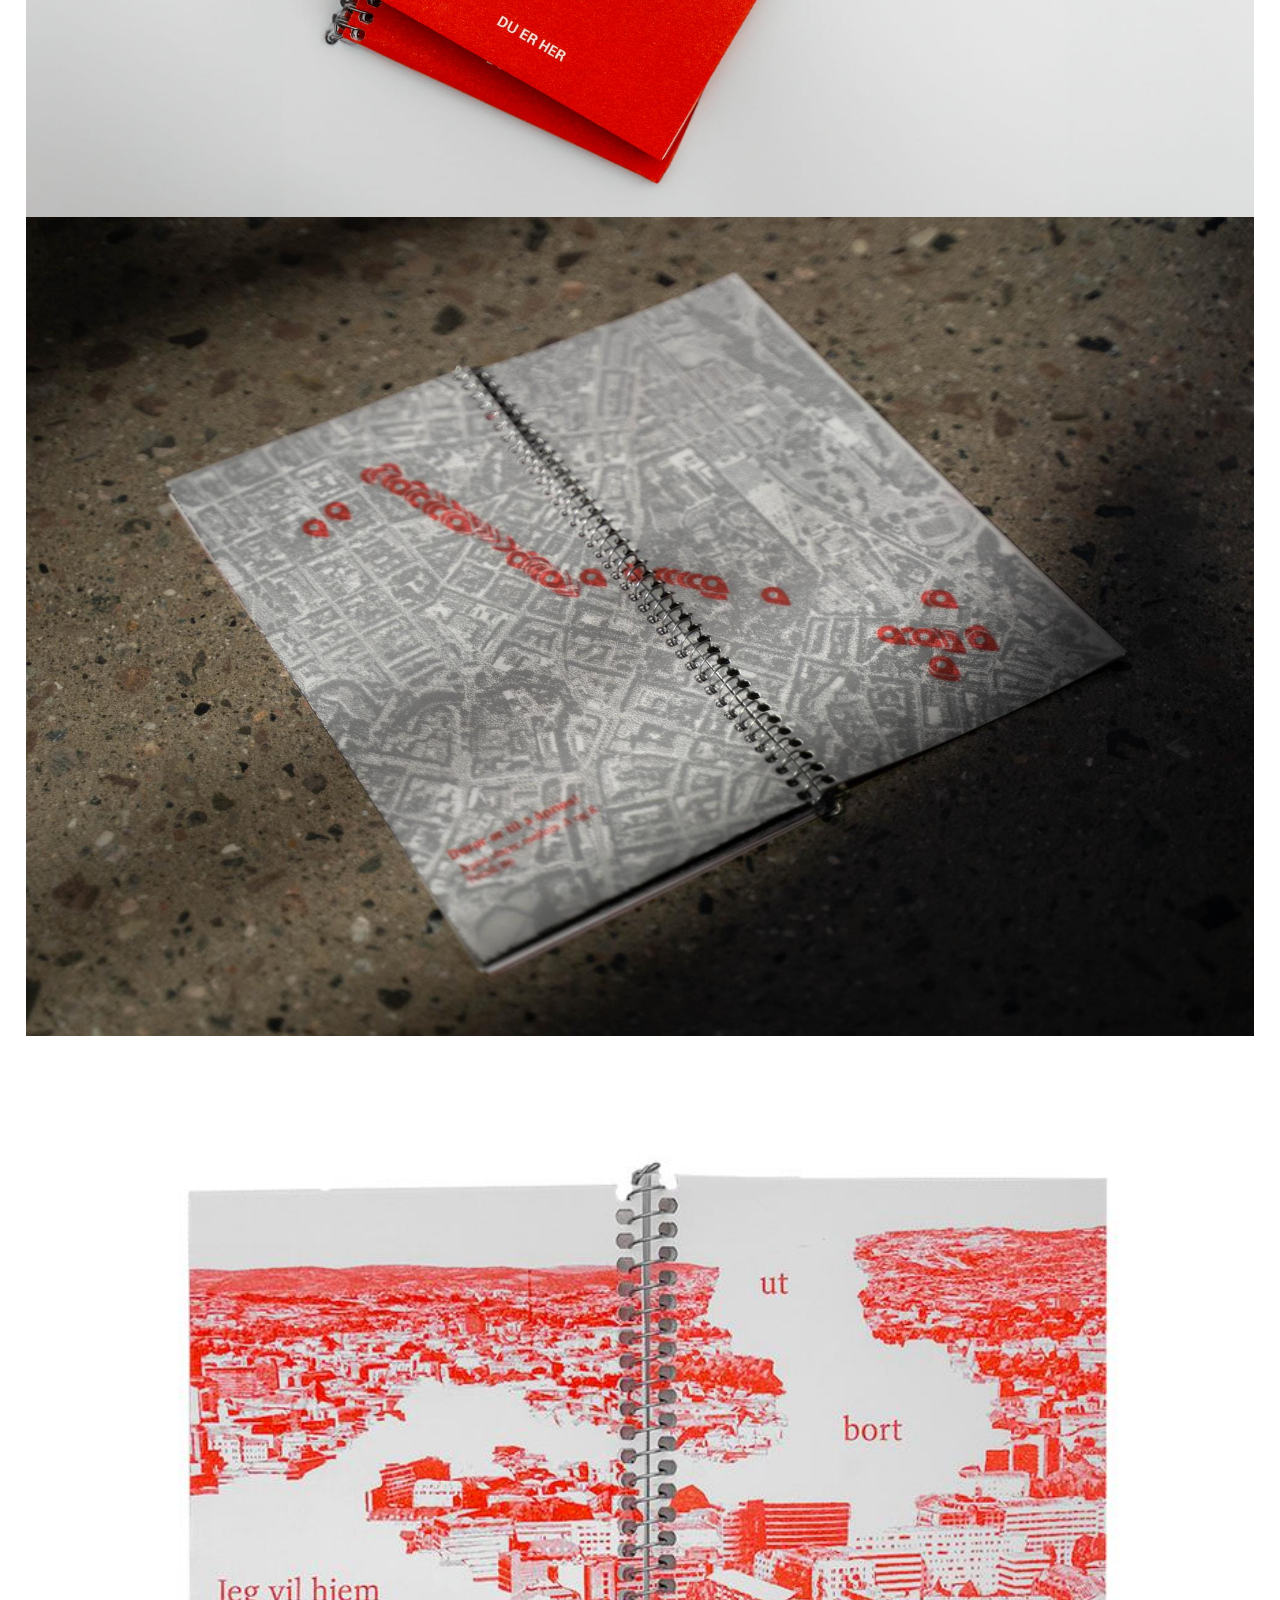
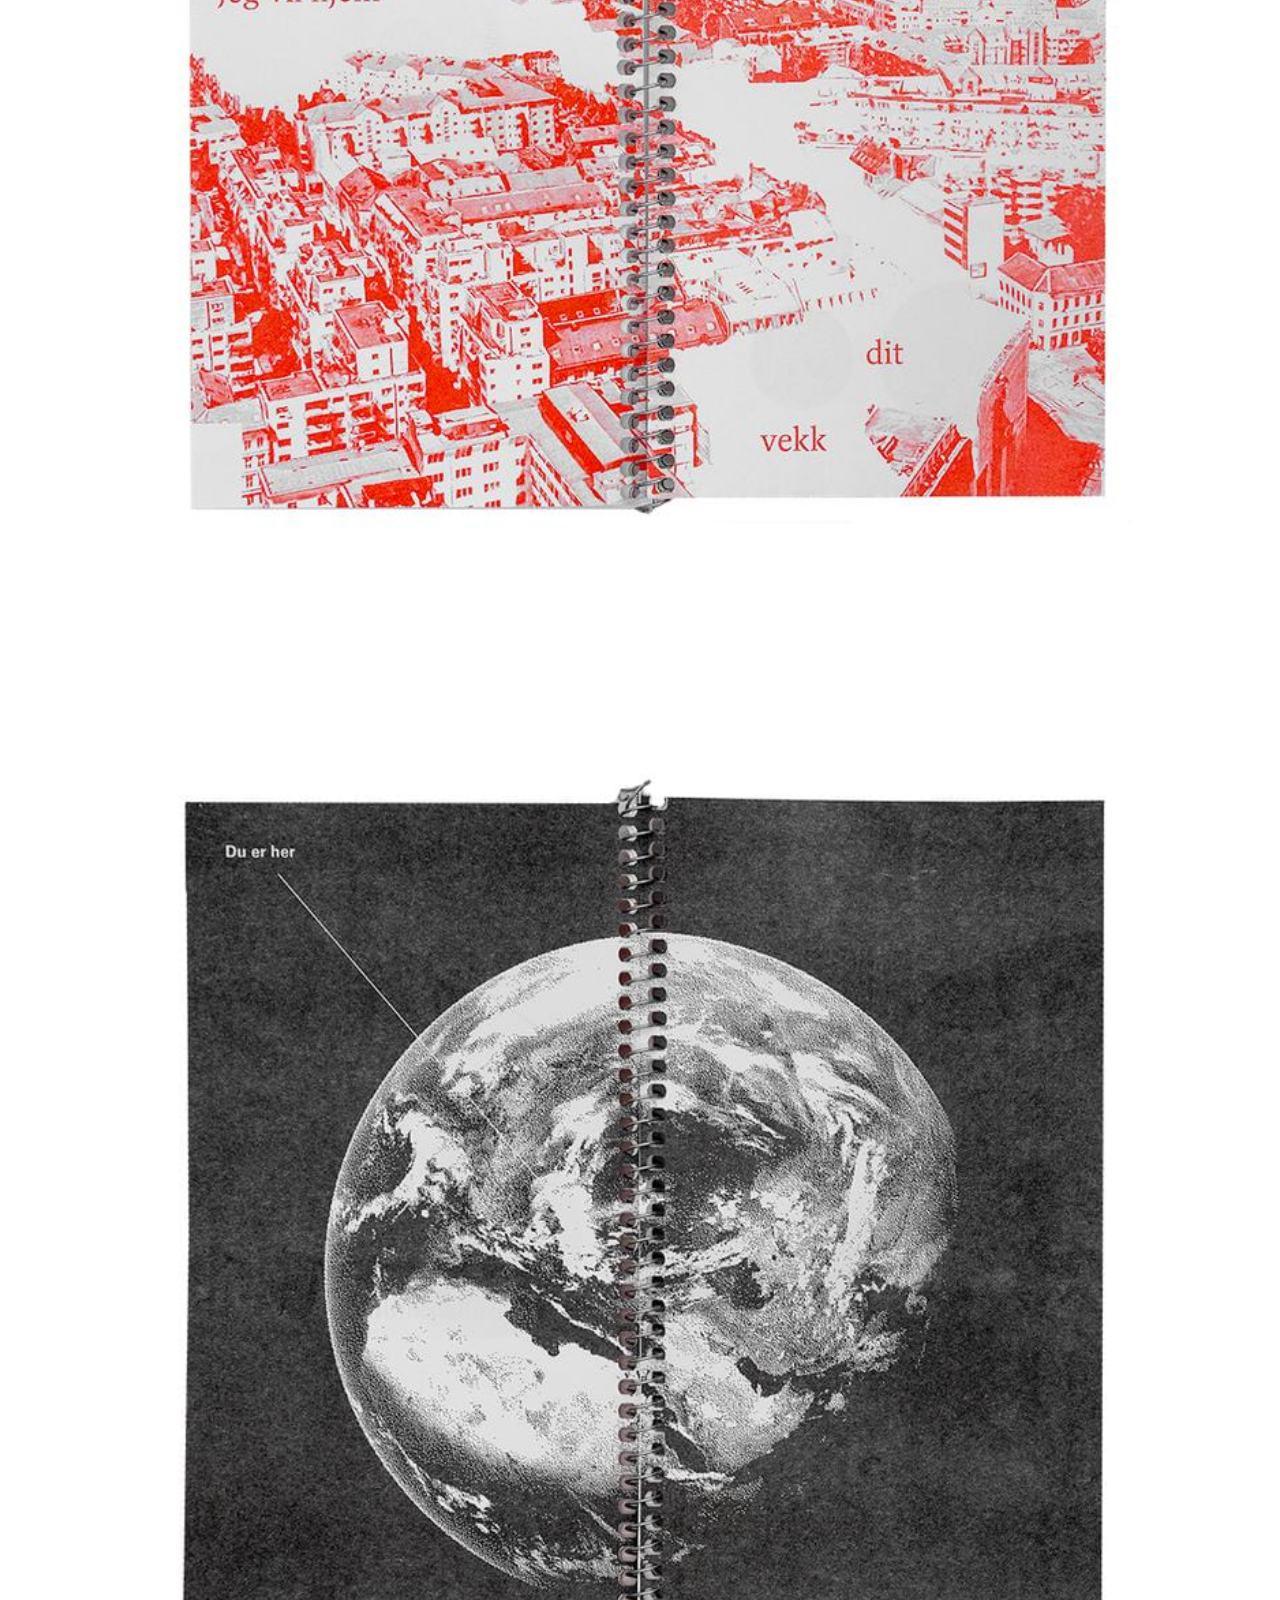
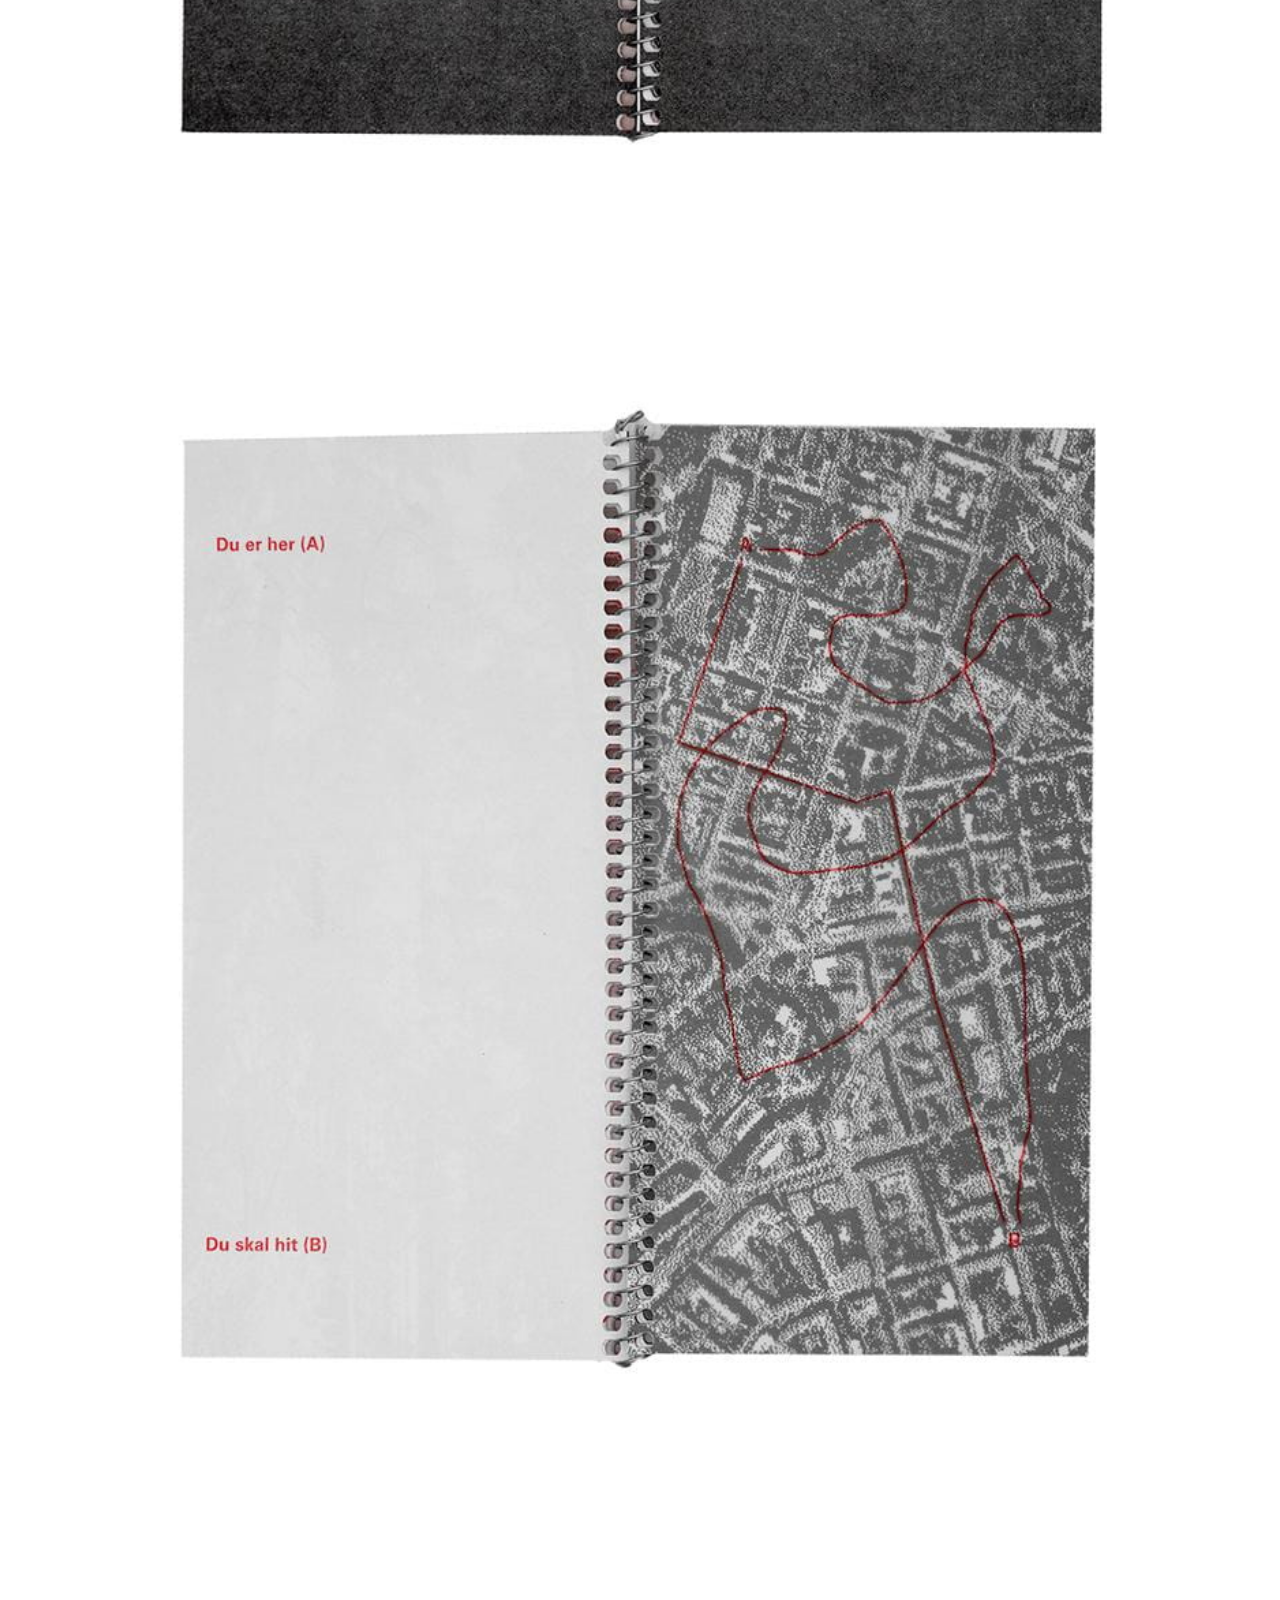
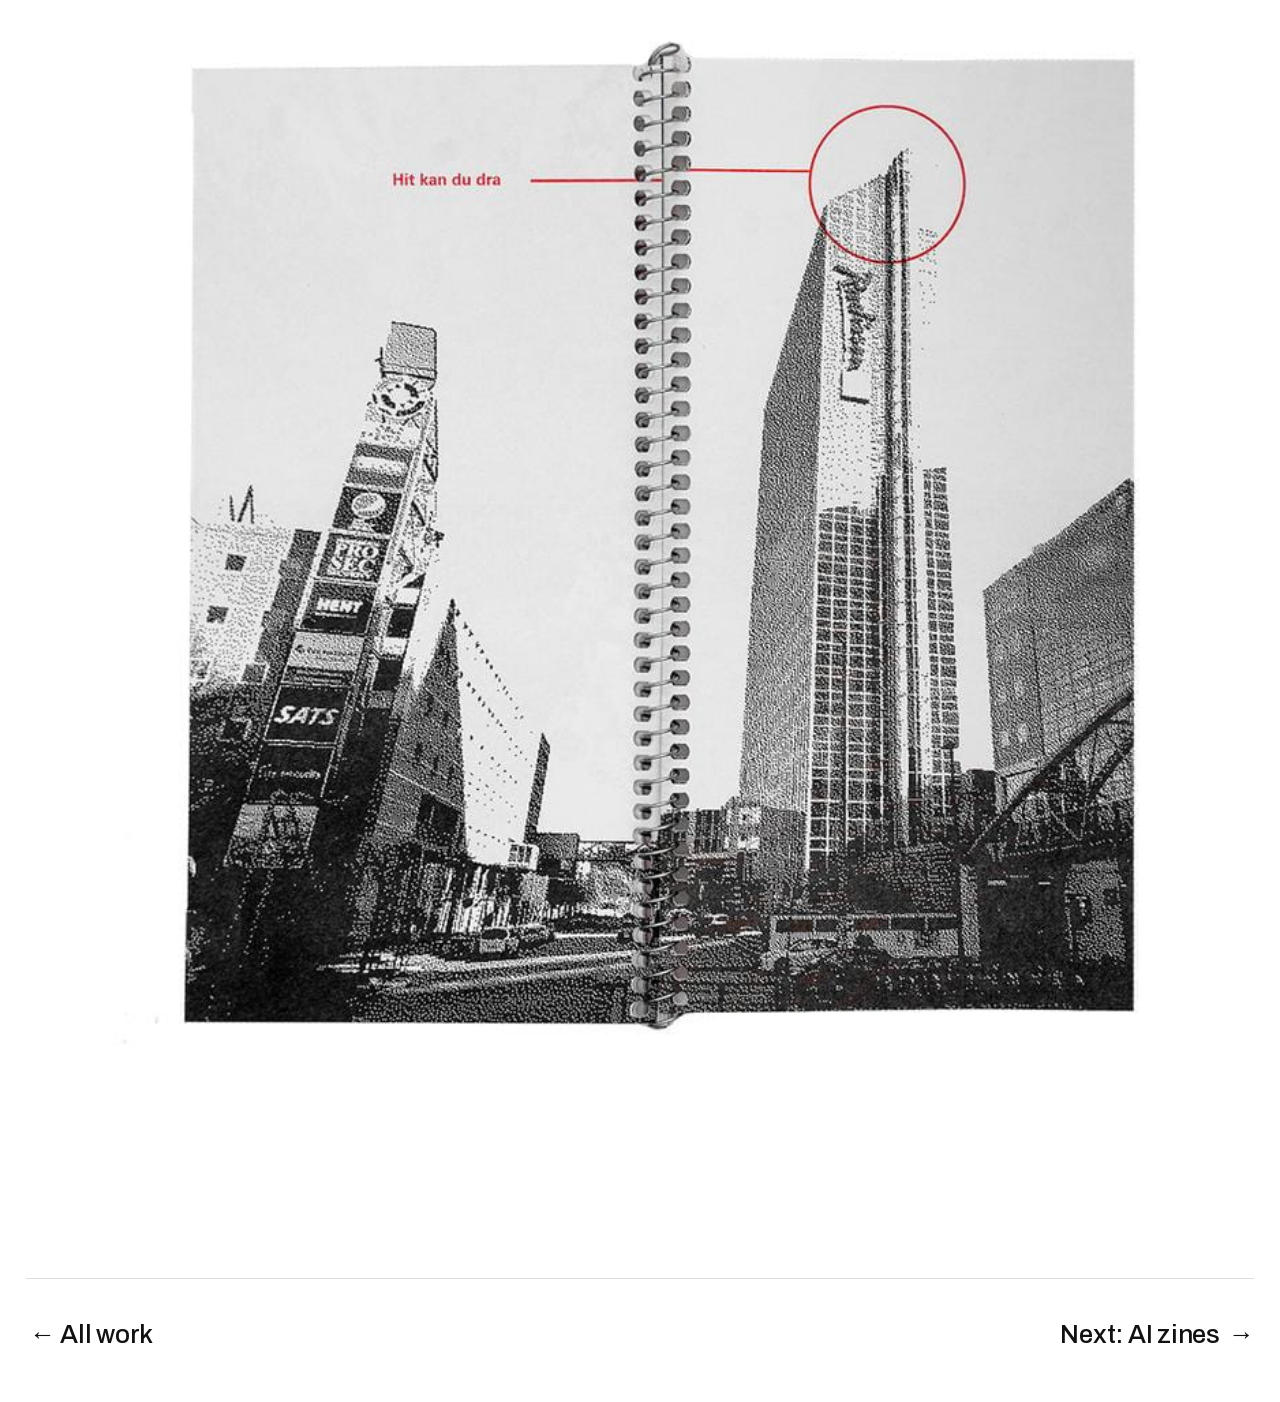
<file: du-er-her.html>
<!doctype html>
<html lang="en">
<head>
  <meta charset="utf-8">
  <meta name="viewport" content="width=device-width, initial-scale=1">
  <meta name="color-scheme" content="light dark">
  <meta name="theme-color" content="#ffffff" media="(prefers-color-scheme: light)">
  <meta name="theme-color" content="#111111" media="(prefers-color-scheme: dark)">
  <title data-nb="Du er her (2023) — Martin Hofseth">Du er her (2023) — Martin Hofseth</title>
  <meta name="description" content="Du er her (2023): bachelor's thesis booklet, a critique of everyday monotony explored through psychogeography." data-content-nb="Du er her (2023): zine fra bacheloroppgaven, en kritikk av hverdagens monotoni utforsket gjennom psykogeografi.">
  <link rel="canonical" href="https://martinhofseth.com/du-er-her.html">
  <meta property="og:type" content="website">
  <meta property="og:site_name" content="Martin Hofseth">
  <meta property="og:title" content="Du er her (2023) — Martin Hofseth">
  <meta property="og:description" content="Du er her (2023): bachelor's thesis booklet, a critique of everyday monotony explored through psychogeography.">
  <meta property="og:url" content="https://martinhofseth.com/du-er-her.html">
  <meta property="og:image" content="https://martinhofseth.com/images/du-er-her-front.jpg">
  <meta property="og:image:width" content="1920">
  <meta property="og:image:height" content="909">
  <meta property="og:image:alt" content="Du er her booklet">
  <meta property="og:locale" content="en_US">
  <meta property="og:locale:alternate" content="nb_NO">
  <meta name="twitter:card" content="summary_large_image">
  <link rel="preload" href="fonts/archivo-latin.woff2" as="font" type="font/woff2" crossorigin>
  <link rel="icon" href="favicon.ico" sizes="48x48">
  <link rel="icon" href="icons/favicon.svg" type="image/svg+xml">
  <link rel="apple-touch-icon" href="icons/apple-touch-icon.png">
  <link rel="stylesheet" href="css/style.css?v=47">
  <script>try{if(localStorage.getItem("lang")==="nb")document.documentElement.lang="nb"}catch(e){}</script>
  <script src="js/analytics.js?v=1" async></script>
</head>
<body>

  <header class="page-header">
    <div class="cols no-stack">
      <div><a class="logo" href="./">MH</a></div>
      <div class="right"><h1>Du er her</h1></div>
    </div>
  </header>

  <main class="content" style="--top:calc(10rem * var(--p) + 10rem)">
    <div class="cols" style="--gap:4.2rem">
      <div class="s8"><img class="zoomable" src="images/du-er-her-1.jpg" width="1920" height="1440" alt="Du er her booklet" data-alt-nb="Du er her-zine" fetchpriority="high"></div>
      <div class="s3 text-col">
        <div lang="nb">
          <p>«Du er her» er en kritikk av det monotone, og uttrykker et ønske for endring. Den er et resultat av en rastløshet og legger ord og bilder på ønsket om å bryte et handlingsmønster som er større enn seg selv.</p>
          <p>Gjennom tekst og illustrasjon har jeg reflektert rundt skillet mellom å ville og å måtte, hvorfor vi gjør tingene vi gjør, og drar stedene vi drar.</p>
        </div>
        <div lang="en">
          <p>“Du er her” (You are here) is a critique of the monotonous, and expresses a wish for change. It is the result of a restlessness, and puts words and images to the desire to break a pattern of behaviour that is bigger than itself.</p>
          <p>Through text and illustration I have reflected on the difference between wanting to and having to, why we do the things we do, and go to the places we go.</p>
        </div>
      </div>
    </div>
    <div class="g2"><img class="zoomable" src="images/du-er-her-2.jpg" width="2000" height="1500" alt="Du er her spread" data-alt-nb="Oppslag fra Du er her" loading="lazy"></div>
    <div><img class="zoomable" src="images/du-er-her-3.jpg" width="2000" height="1333" alt="Woodcut print" data-alt-nb="Tresnitt" loading="lazy"></div>
    <div><img class="zoomable" src="images/du-er-her-4.jpg" width="900" height="900" alt="Du er her illustration" data-alt-nb="Illustrasjon fra Du er her" loading="lazy"></div>
    <div><img class="zoomable" src="images/du-er-her-5.jpg" width="900" height="900" alt="Du er her illustration" data-alt-nb="Illustrasjon fra Du er her" loading="lazy"></div>
    <div><img class="zoomable" src="images/du-er-her-6.jpg" width="900" height="900" alt="Du er her illustration" data-alt-nb="Illustrasjon fra Du er her" loading="lazy"></div>
    <div><img class="zoomable" src="images/du-er-her-7.jpg" width="900" height="900" alt="Du er her illustration" data-alt-nb="Illustrasjon fra Du er her" loading="lazy"></div>
  </main>

  <nav class="page-nav"><a href="./"><span class="nowrap"><span class="arrow">←</span> <span lang="en">All work</span><span lang="nb">Alle prosjekter</span></span></a><a href="ai-zines.html"><span lang="en">Next:</span><span lang="nb">Neste:</span> <span lang="en">AI</span><span lang="nb">KI</span> <span class="nowrap">zines <span class="arrow">→</span></span></a></nav>

  <script src="js/lang.js?v=34"></script>
  <script src="js/main.js?v=40"></script>
</body>
</html>
</file>
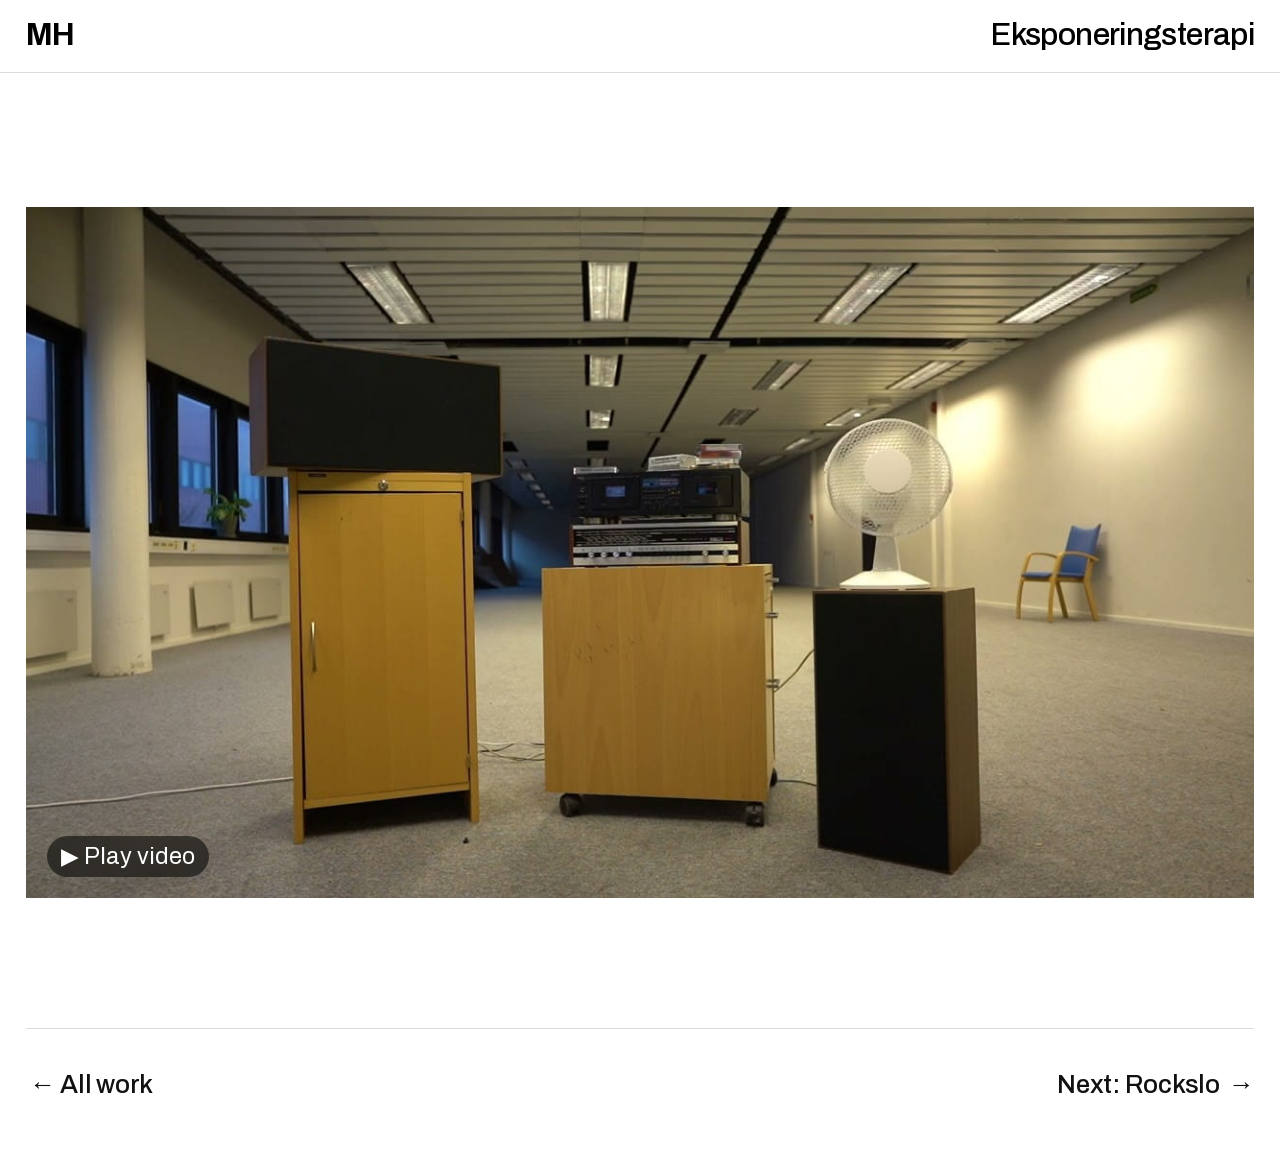
<file: eksponeringsterapi.html>
<!doctype html>
<html lang="en">
<head>
  <meta charset="utf-8">
  <meta name="viewport" content="width=device-width, initial-scale=1">
  <meta name="color-scheme" content="light dark">
  <meta name="theme-color" content="#ffffff" media="(prefers-color-scheme: light)">
  <meta name="theme-color" content="#111111" media="(prefers-color-scheme: dark)">
  <title data-nb="Eksponeringsterapi (2023) — Martin Hofseth">Eksponeringsterapi (2023) — Martin Hofseth</title>
  <meta name="description" content="Eksponeringsterapi (2023): music video for Daufødt and Lasse Marhaug's collaborative cassette." data-content-nb="Eksponeringsterapi (2023): musikkvideo til samarbeidskassetten mellom Daufødt og Lasse Marhaug.">
  <link rel="canonical" href="https://martinhofseth.com/eksponeringsterapi.html">
  <meta property="og:type" content="website">
  <meta property="og:site_name" content="Martin Hofseth">
  <meta property="og:title" content="Eksponeringsterapi (2023) — Martin Hofseth">
  <meta property="og:description" content="Eksponeringsterapi (2023): music video for Daufødt and Lasse Marhaug's collaborative cassette.">
  <meta property="og:url" content="https://martinhofseth.com/eksponeringsterapi.html">
  <meta property="og:image" content="https://martinhofseth.com/images/eksponeringsterapi-front.jpg">
  <meta property="og:image:width" content="1280">
  <meta property="og:image:height" content="720">
  <meta property="og:image:alt" content="Still from the Eksponeringsterapi music video">
  <meta property="og:locale" content="en_US">
  <meta property="og:locale:alternate" content="nb_NO">
  <meta name="twitter:card" content="summary_large_image">
  <link rel="preload" href="fonts/archivo-latin.woff2" as="font" type="font/woff2" crossorigin>
  <link rel="icon" href="favicon.ico" sizes="48x48">
  <link rel="icon" href="icons/favicon.svg" type="image/svg+xml">
  <link rel="apple-touch-icon" href="icons/apple-touch-icon.png">
  <link rel="stylesheet" href="css/style.css?v=47">
  <script>try{if(localStorage.getItem("lang")==="nb")document.documentElement.lang="nb"}catch(e){}</script>
  <script src="js/analytics.js?v=1" async></script>
</head>
<body>

  <header class="page-header">
    <div class="cols no-stack">
      <div><a class="logo" href="./">MH</a></div>
      <div class="right"><h1>Eksponerings&shy;terapi</h1></div>
    </div>
  </header>

  <main class="content" style="--top:calc(10rem * var(--p) + 6rem)">
    <div class="video click-embed" data-embed-src="https://www.youtube-nocookie.com/embed/810kWLPBD0E?autoplay=1" data-embed-title="Daufødt x Lasse Marhaug – Eksponeringsterapi" data-embed-allow="autoplay; encrypted-media; picture-in-picture; fullscreen">
      <button type="button" class="embed-load" aria-label="Play video: Daufødt x Lasse Marhaug – Eksponeringsterapi (loads from YouTube)" data-aria-label-nb="Spill av video: Daufødt x Lasse Marhaug – Eksponeringsterapi (lastes fra YouTube)"><img src="images/eksponeringsterapi-front.jpg" width="1280" height="720" alt="Still from the Eksponeringsterapi music video" data-alt-nb="Stillbilde fra musikkvideoen til Eksponeringsterapi"><span class="play">▶ <span lang="en">Play video</span><span lang="nb">Spill av video</span></span></button>
    </div>
  </main>

  <nav class="page-nav"><a href="./"><span class="nowrap"><span class="arrow">←</span> <span lang="en">All work</span><span lang="nb">Alle prosjekter</span></span></a><a href="rockslo.html"><span lang="en">Next:</span><span lang="nb">Neste:</span> <span class="nowrap">Rockslo <span class="arrow">→</span></span></a></nav>

  <script src="js/lang.js?v=34"></script>
  <script src="js/main.js?v=40"></script>
</body>
</html>
</file>
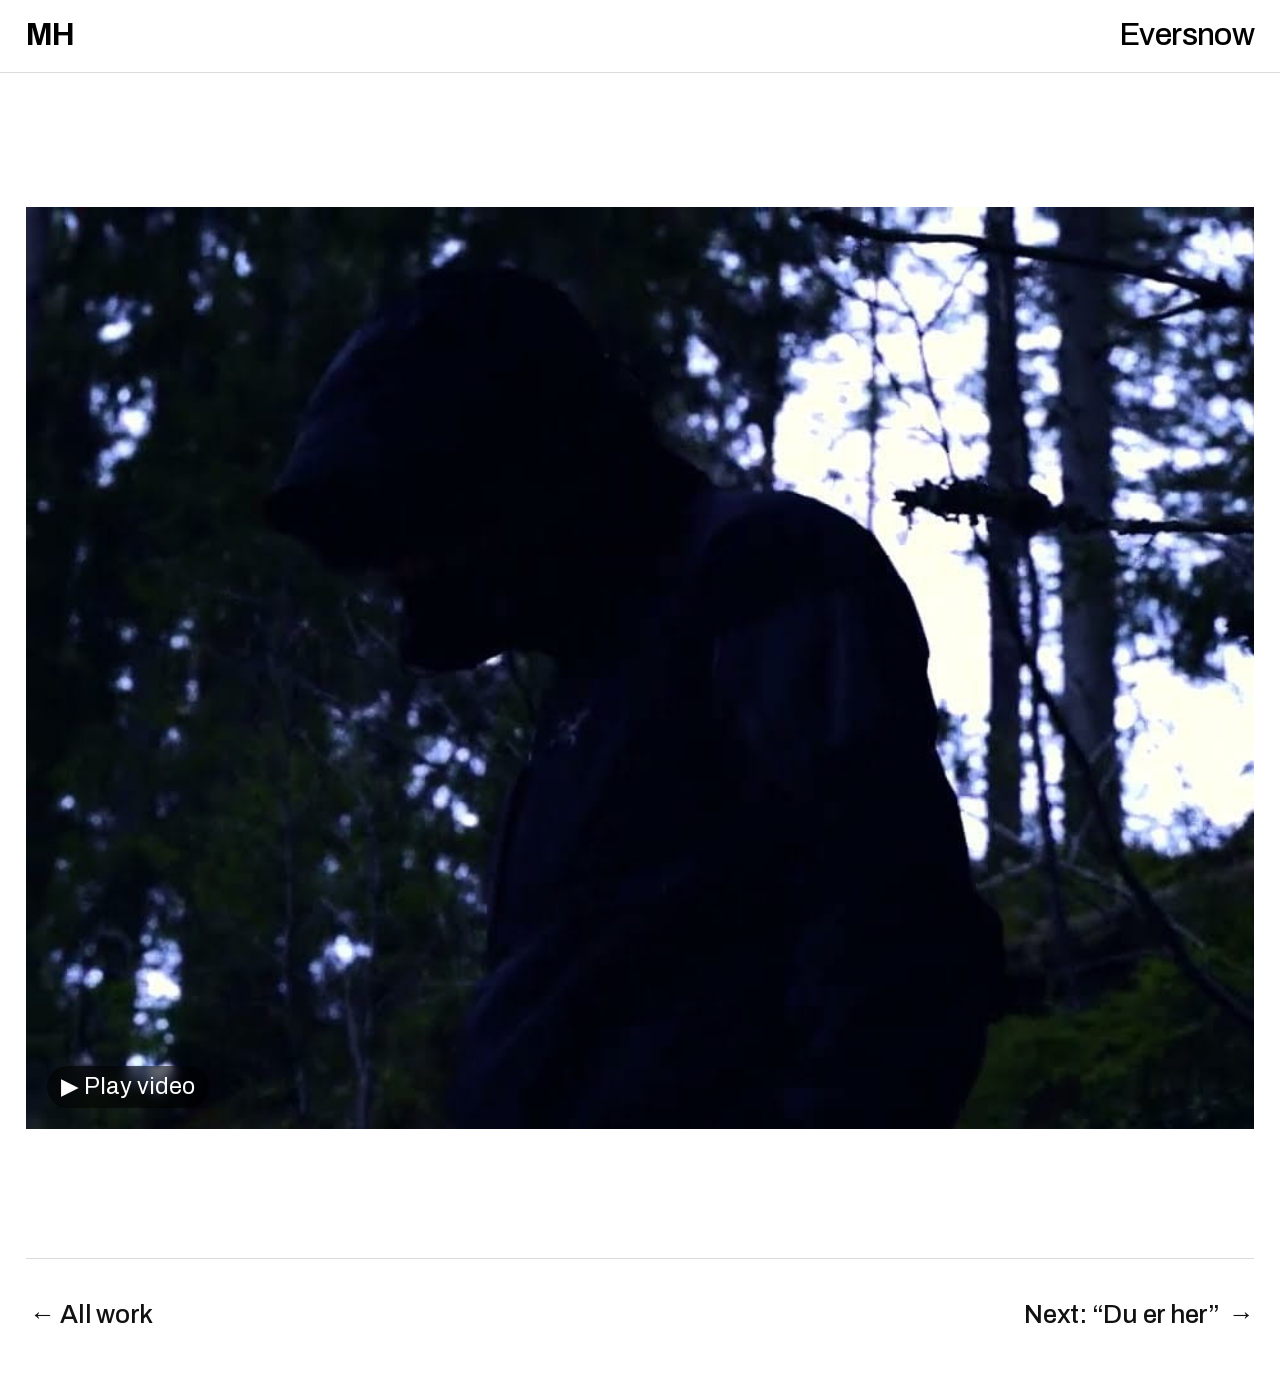
<file: eversnow.html>
<!doctype html>
<html lang="en">
<head>
  <meta charset="utf-8">
  <meta name="viewport" content="width=device-width, initial-scale=1">
  <meta name="color-scheme" content="light dark">
  <meta name="theme-color" content="#ffffff" media="(prefers-color-scheme: light)">
  <meta name="theme-color" content="#111111" media="(prefers-color-scheme: dark)">
  <title data-nb="Eversnow (2022) — Martin Hofseth">Eversnow (2022) — Martin Hofseth</title>
  <meta name="description" content="Eversnow (2022): music video for the single “Eversnow” by IMGFound." data-content-nb="Eversnow (2022): musikkvideo til singelen «Eversnow» av IMGFound.">
  <link rel="canonical" href="https://martinhofseth.com/eversnow.html">
  <meta property="og:type" content="website">
  <meta property="og:site_name" content="Martin Hofseth">
  <meta property="og:title" content="Eversnow (2022) — Martin Hofseth">
  <meta property="og:description" content="Eversnow (2022): music video for the single “Eversnow” by IMGFound.">
  <meta property="og:url" content="https://martinhofseth.com/eversnow.html">
  <meta property="og:image" content="https://martinhofseth.com/images/eversnow-front.jpg">
  <meta property="og:image:width" content="960">
  <meta property="og:image:height" content="720">
  <meta property="og:image:alt" content="Still from the Eversnow music video">
  <meta property="og:locale" content="en_US">
  <meta property="og:locale:alternate" content="nb_NO">
  <meta name="twitter:card" content="summary_large_image">
  <link rel="preload" href="fonts/archivo-latin.woff2" as="font" type="font/woff2" crossorigin>
  <link rel="icon" href="favicon.ico" sizes="48x48">
  <link rel="icon" href="icons/favicon.svg" type="image/svg+xml">
  <link rel="apple-touch-icon" href="icons/apple-touch-icon.png">
  <link rel="stylesheet" href="css/style.css?v=47">
  <script>try{if(localStorage.getItem("lang")==="nb")document.documentElement.lang="nb"}catch(e){}</script>
  <script src="js/analytics.js?v=1" async></script>
</head>
<body>

  <header class="page-header">
    <div class="cols no-stack">
      <div><a class="logo" href="./">MH</a></div>
      <div class="right"><h1>Eversnow</h1></div>
    </div>
  </header>

  <main class="content" style="--top:calc(10rem * var(--p) + 6rem)">
    <div class="video r43 click-embed" data-embed-src="https://www.youtube-nocookie.com/embed/JLWMVNxf6Gg?autoplay=1" data-embed-title="IMGfound – Eversnow (video)" data-embed-allow="autoplay; encrypted-media; picture-in-picture; fullscreen">
      <button type="button" class="embed-load" aria-label="Play video: IMGfound – Eversnow (video) (loads from YouTube)" data-aria-label-nb="Spill av video: IMGfound – Eversnow (video) (lastes fra YouTube)"><img src="images/eversnow-front.jpg" width="960" height="720" alt="Still from the Eversnow music video" data-alt-nb="Stillbilde fra musikkvideoen til Eversnow"><span class="play">▶ <span lang="en">Play video</span><span lang="nb">Spill av video</span></span></button>
    </div>
  </main>

  <nav class="page-nav"><a href="./"><span class="nowrap"><span class="arrow">←</span> <span lang="en">All work</span><span lang="nb">Alle prosjekter</span></span></a><a href="du-er-her.html"><span lang="en">Next:</span><span lang="nb">Neste:</span> <span lang="en">“Du er <span class="nowrap">her” <span class="arrow">→</span></span></span><span lang="nb">«Du er <span class="nowrap">her» <span class="arrow">→</span></span></span></a></nav>

  <script src="js/lang.js?v=34"></script>
  <script src="js/main.js?v=40"></script>
</body>
</html>
</file>
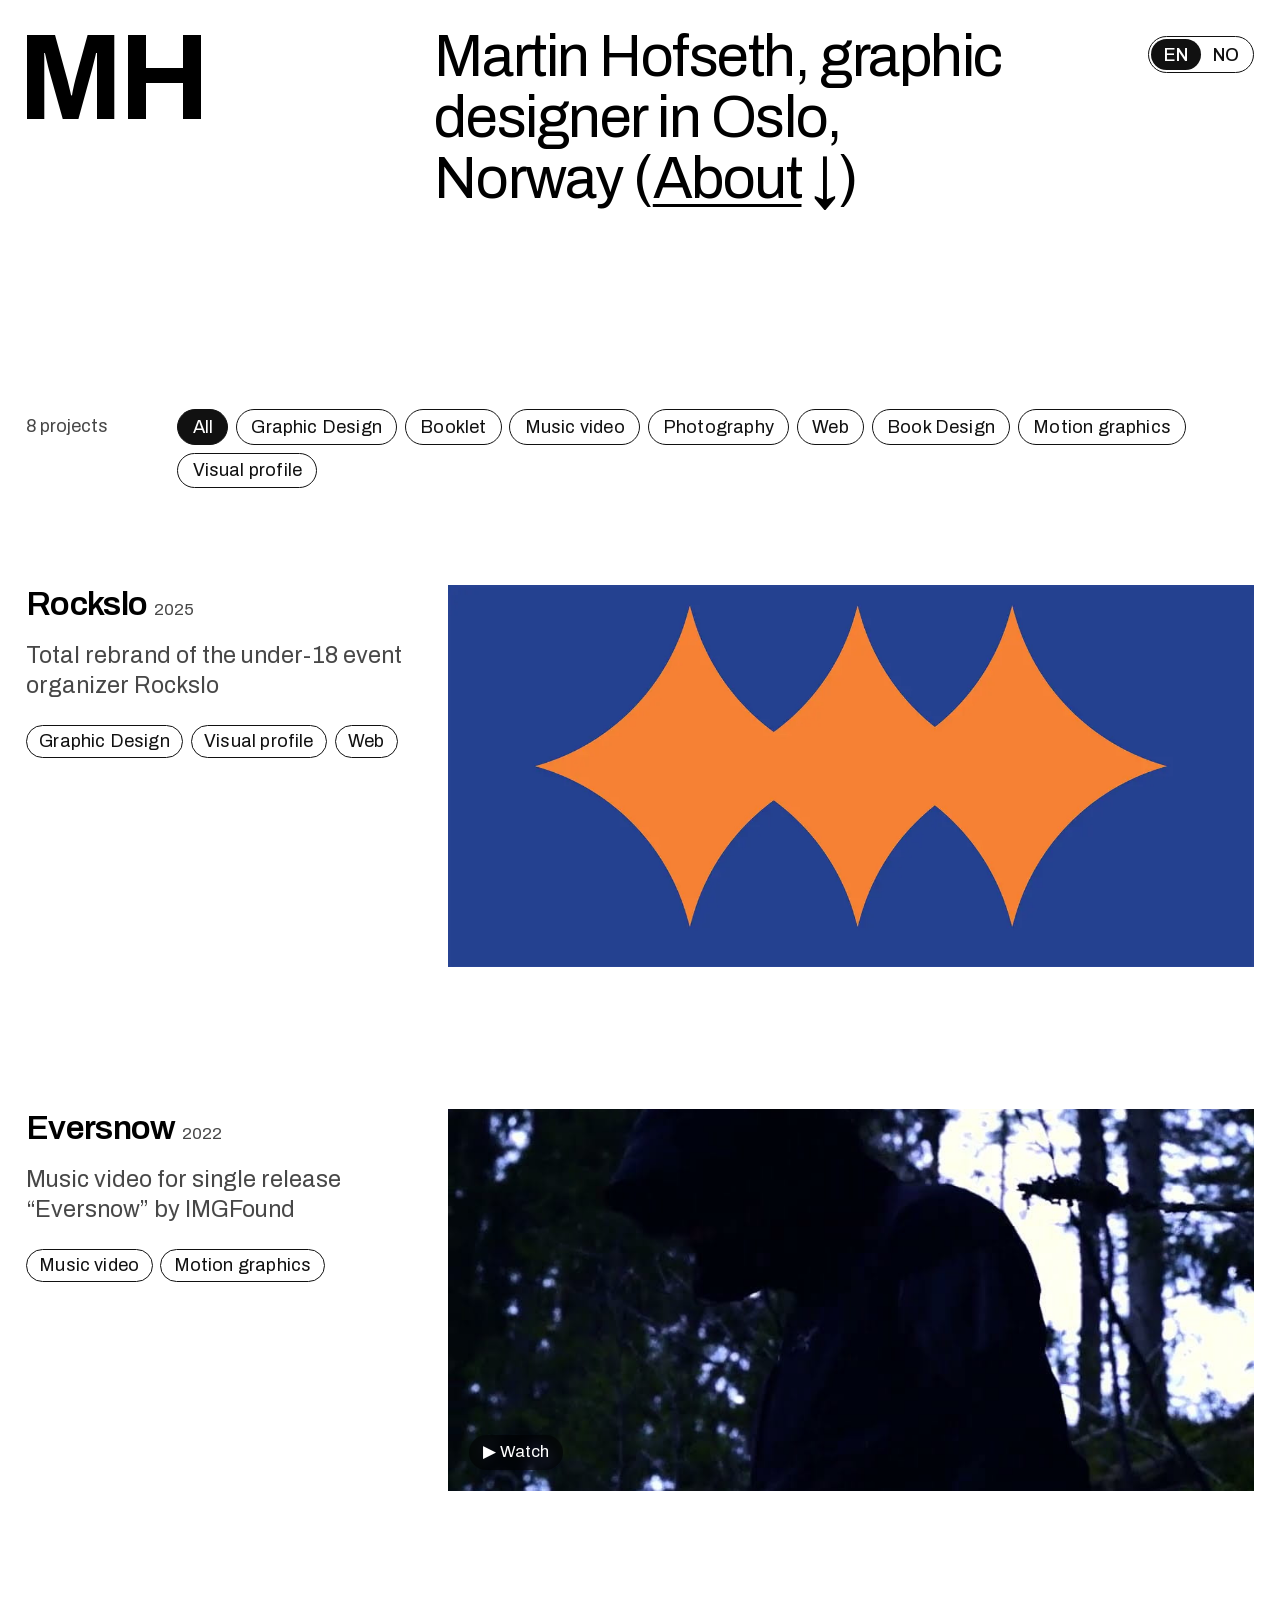
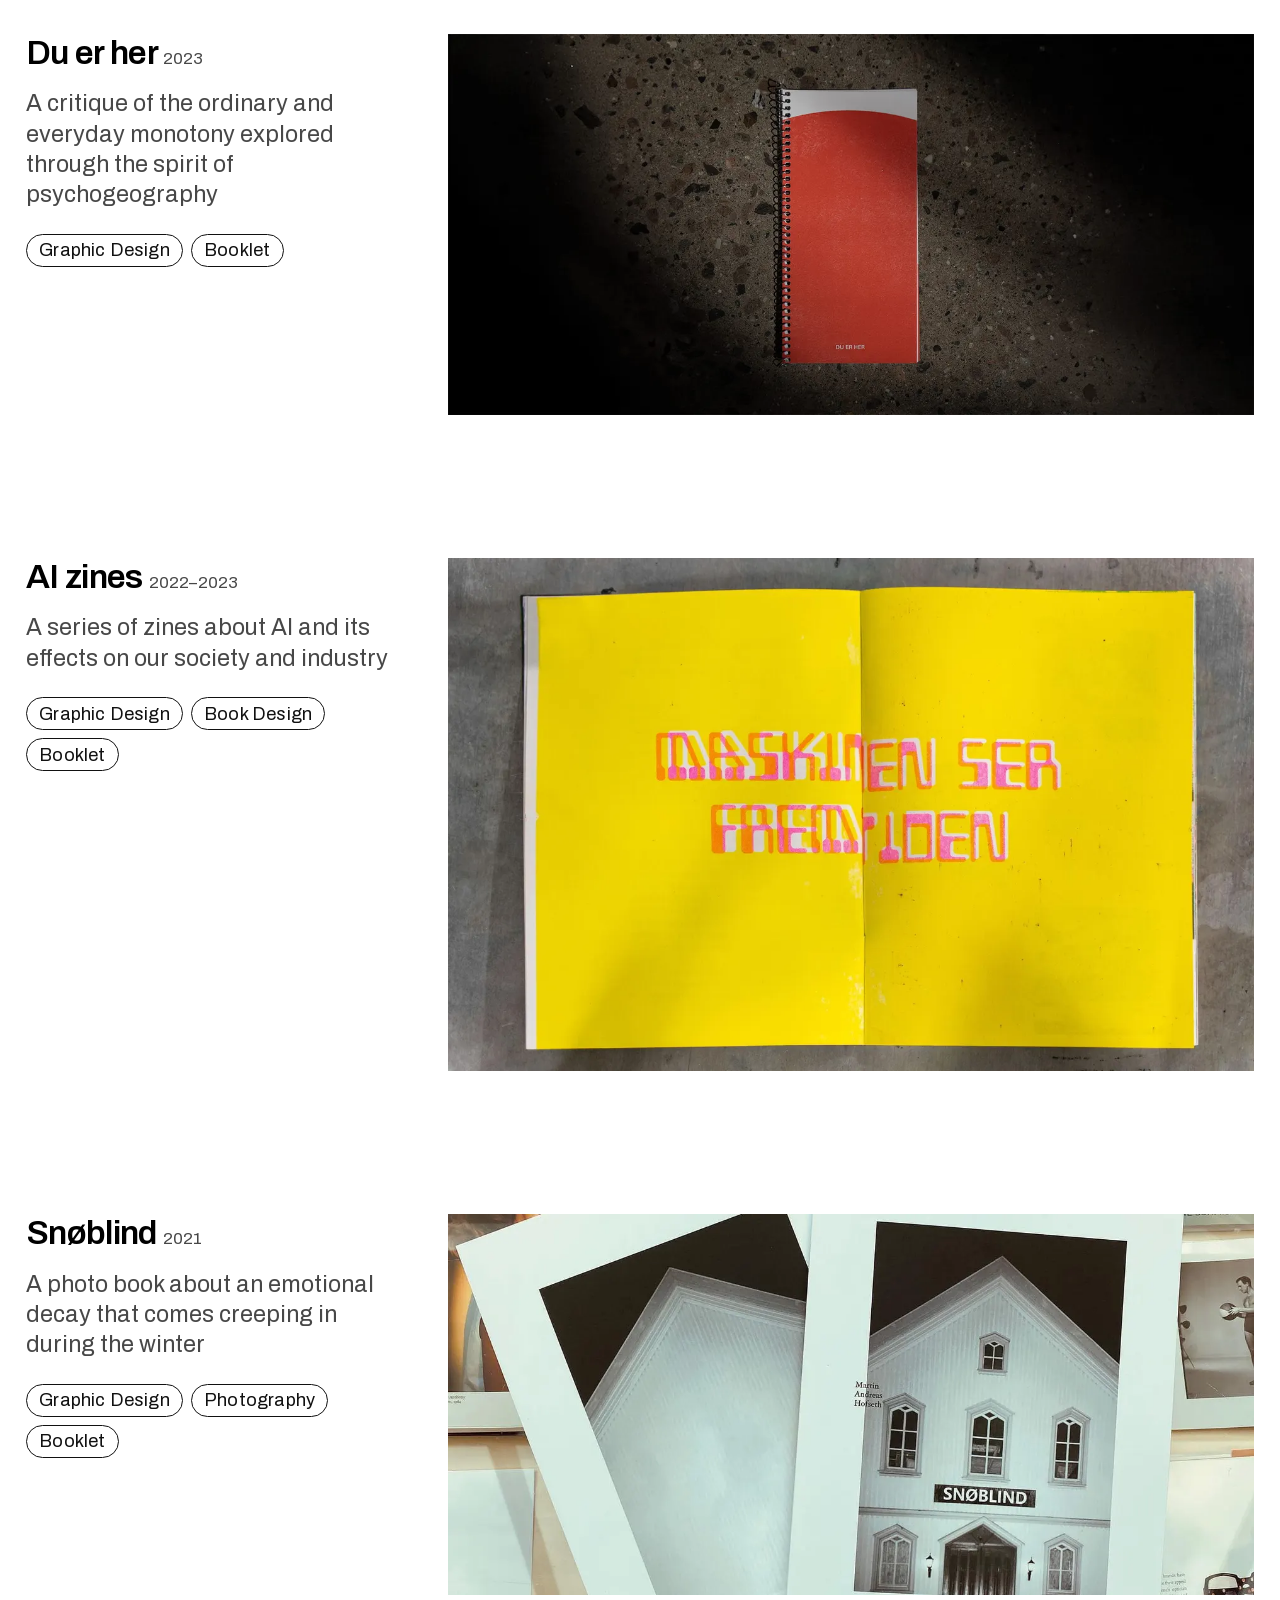
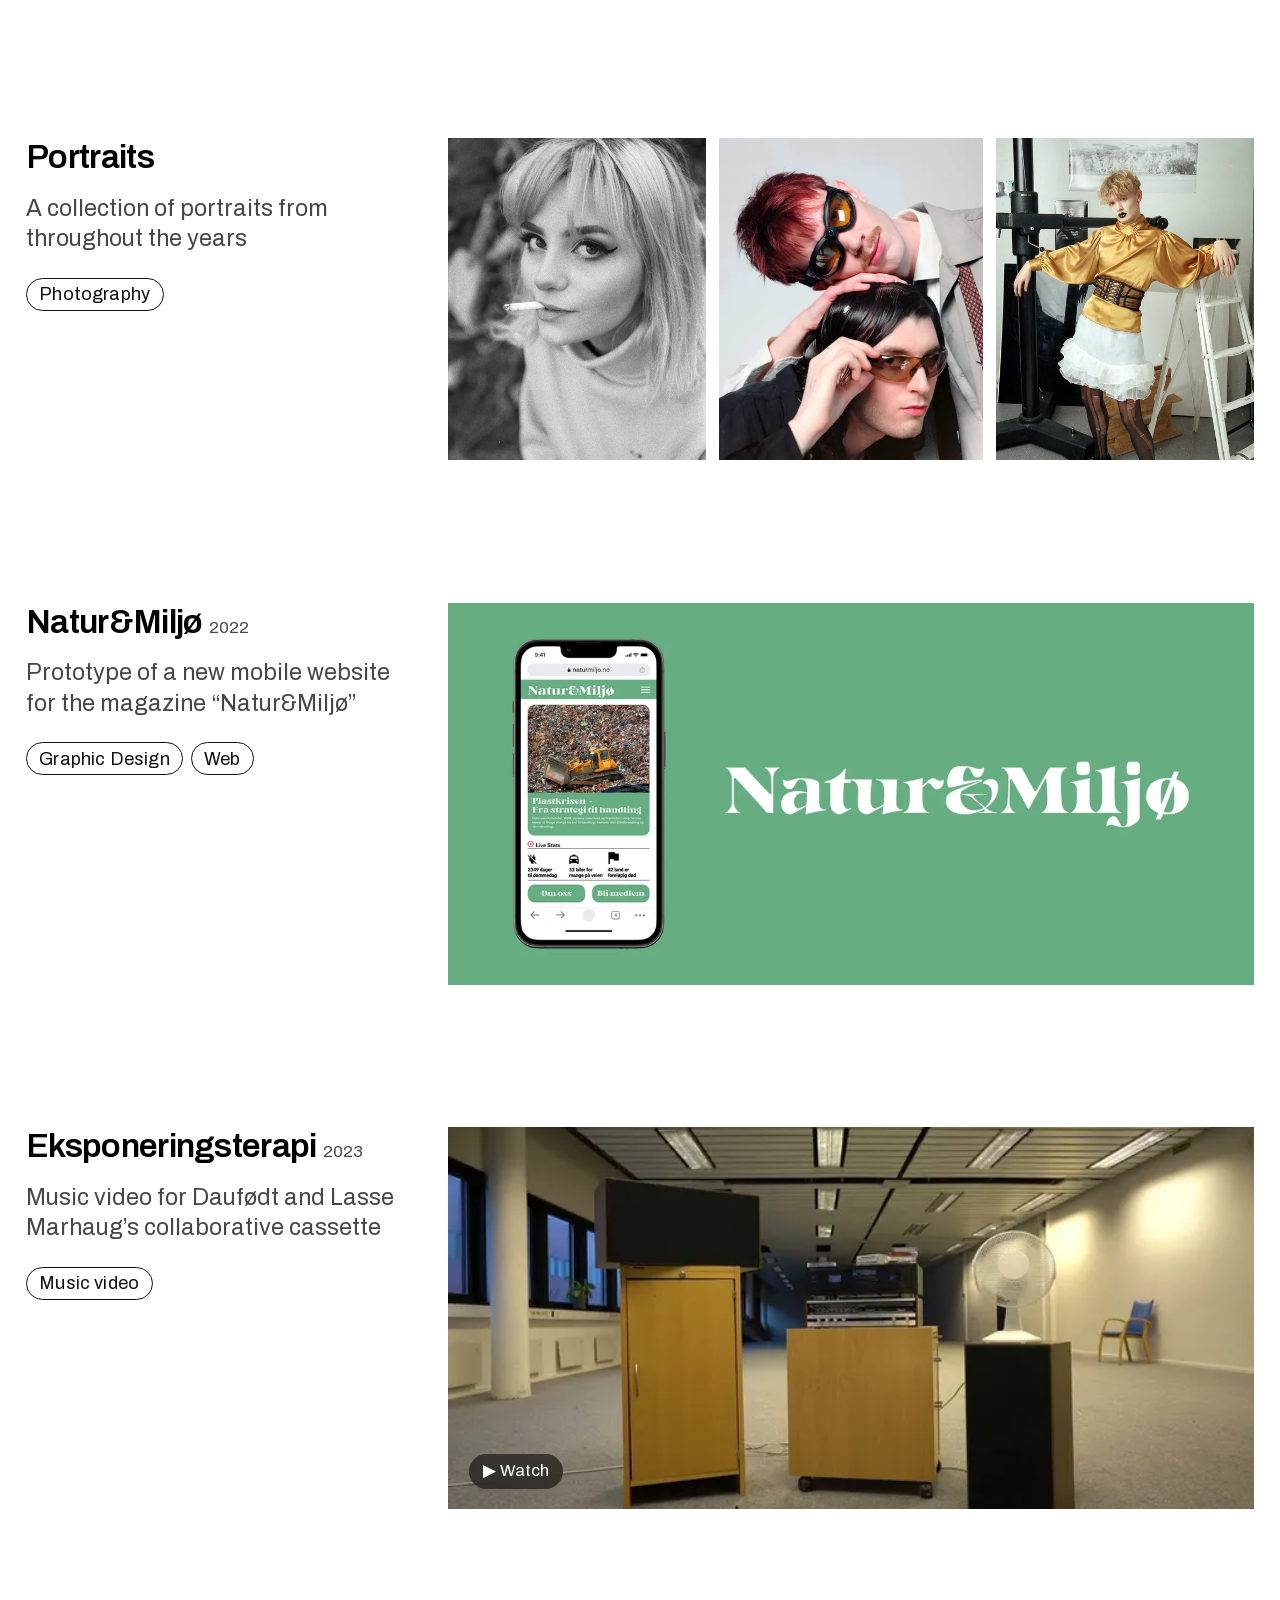
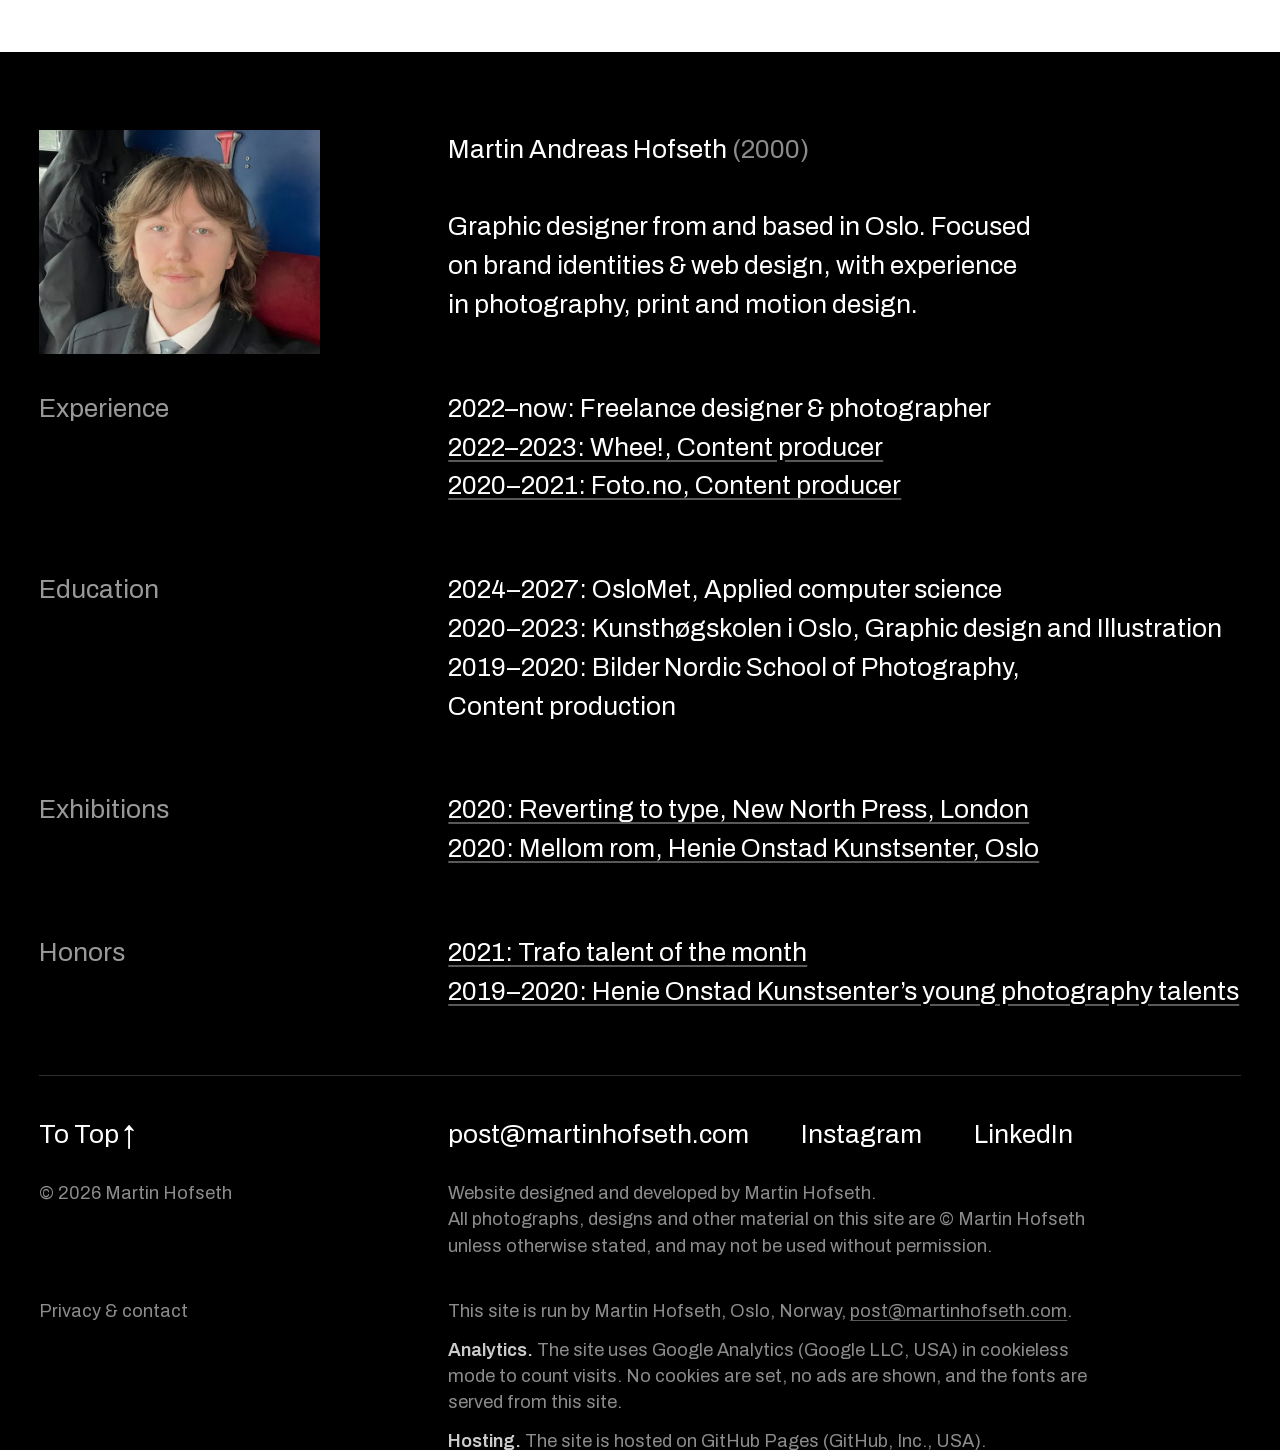
<file: main.html>
<!doctype html>
<html lang="en">
<head>
  <meta charset="utf-8">
  <title>Martin Hofseth</title>
  <link rel="canonical" href="https://martinhofseth.com/">
  <meta http-equiv="refresh" content="0; url=/">
</head>
<body>
  <p>This page has moved to <a href="/">the front page</a>.</p>
</body>
</html>
</file>
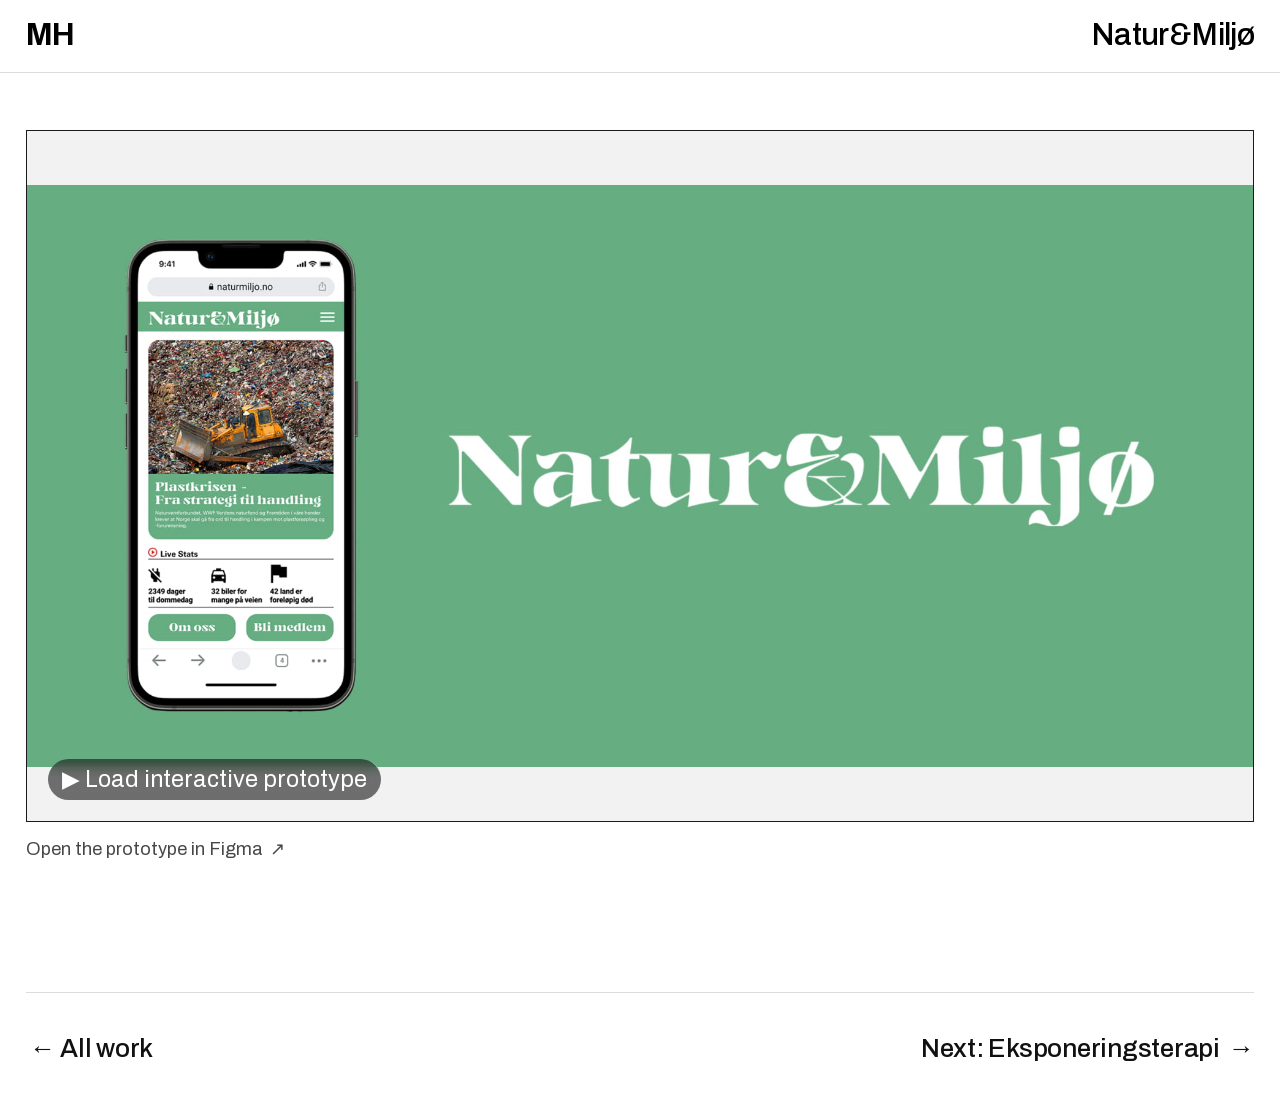
<file: natur-miljo.html>
<!doctype html>
<html lang="en">
<head>
  <meta charset="utf-8">
  <meta name="viewport" content="width=device-width, initial-scale=1">
  <meta name="color-scheme" content="light dark">
  <meta name="theme-color" content="#ffffff" media="(prefers-color-scheme: light)">
  <meta name="theme-color" content="#111111" media="(prefers-color-scheme: dark)">
  <title data-nb="Natur&amp;Miljø (2022) — Martin Hofseth">Natur&amp;Miljø (2022) — Martin Hofseth</title>
  <meta name="description" content="Natur&amp;Miljø (2022): prototype of a new mobile website for the magazine Natur&amp;Miljø." data-content-nb="Natur&amp;Miljø (2022): prototype av en ny mobilnettside for magasinet Natur&amp;Miljø.">
  <link rel="canonical" href="https://martinhofseth.com/natur-miljo.html">
  <meta property="og:type" content="website">
  <meta property="og:site_name" content="Martin Hofseth">
  <meta property="og:title" content="Natur&amp;Miljø (2022) — Martin Hofseth">
  <meta property="og:description" content="Natur&amp;Miljø (2022): prototype of a new mobile website for the magazine Natur&amp;Miljø.">
  <meta property="og:url" content="https://martinhofseth.com/natur-miljo.html">
  <meta property="og:image" content="https://martinhofseth.com/images/natur-miljo-front.jpg">
  <meta property="og:image:width" content="2000">
  <meta property="og:image:height" content="948">
  <meta property="og:image:alt" content="Natur&amp;Miljø mobile website prototype">
  <meta property="og:locale" content="en_US">
  <meta property="og:locale:alternate" content="nb_NO">
  <meta name="twitter:card" content="summary_large_image">
  <link rel="preload" href="fonts/archivo-latin.woff2" as="font" type="font/woff2" crossorigin>
  <link rel="icon" href="favicon.ico" sizes="48x48">
  <link rel="icon" href="icons/favicon.svg" type="image/svg+xml">
  <link rel="apple-touch-icon" href="icons/apple-touch-icon.png">
  <link rel="stylesheet" href="css/style.css?v=47">
  <script>try{if(localStorage.getItem("lang")==="nb")document.documentElement.lang="nb"}catch(e){}</script>
  <script src="js/analytics.js?v=1" async></script>
</head>
<body>

  <header class="page-header">
    <div class="cols no-stack">
      <div><a class="logo" href="./">MH</a></div>
      <div class="right"><h1>Natur&amp;Miljø</h1></div>
    </div>
  </header>

  <main class="content">
    <div class="embed prototype click-embed" data-embed-src="https://embed.figma.com/proto/9YAMmVn3LNL5mqdygYusNI/Natur---Milj%C3%B8?page-id=0%3A1&amp;node-id=5-1229&amp;p=f&amp;viewport=-3%2C516%2C0.32&amp;scaling=scale-down&amp;content-scaling=fixed&amp;starting-point-node-id=5%3A1229&amp;embed-host=share" data-embed-title="Natur&amp;Miljø prototype (Figma)" data-embed-allow="fullscreen">
      <button type="button" class="embed-load" aria-label="Load the interactive prototype (loads from Figma)" data-aria-label-nb="Last inn den interaktive prototypen (lastes fra Figma)"><img src="images/natur-miljo-front.jpg" width="2000" height="948" alt="Natur&amp;Miljø mobile website prototype" data-alt-nb="Prototype av mobilnettsiden til Natur&amp;Miljø"><span class="play">▶ <span lang="en">Load interactive prototype</span><span lang="nb">Last inn interaktiv prototype</span></span></button>
    </div>
    <a class="embed-link" href="https://www.figma.com/proto/9YAMmVn3LNL5mqdygYusNI/Natur---Milj%C3%B8?page-id=0%3A1&amp;node-id=5-1229&amp;starting-point-node-id=5%3A1229&amp;scaling=scale-down" target="_blank" rel="noopener"><span lang="en">Open the prototype in Figma</span><span lang="nb">Åpne prototypen i Figma</span> <span class="arrow">↗</span></a>
  </main>

  <nav class="page-nav"><a href="./"><span class="nowrap"><span class="arrow">←</span> <span lang="en">All work</span><span lang="nb">Alle prosjekter</span></span></a><a href="eksponeringsterapi.html"><span lang="en">Next:</span><span lang="nb">Neste:</span> <span class="nowrap">Eksponeringsterapi <span class="arrow">→</span></span></a></nav>

  <script src="js/lang.js?v=34"></script>
  <script src="js/main.js?v=40"></script>
</body>
</html>
</file>
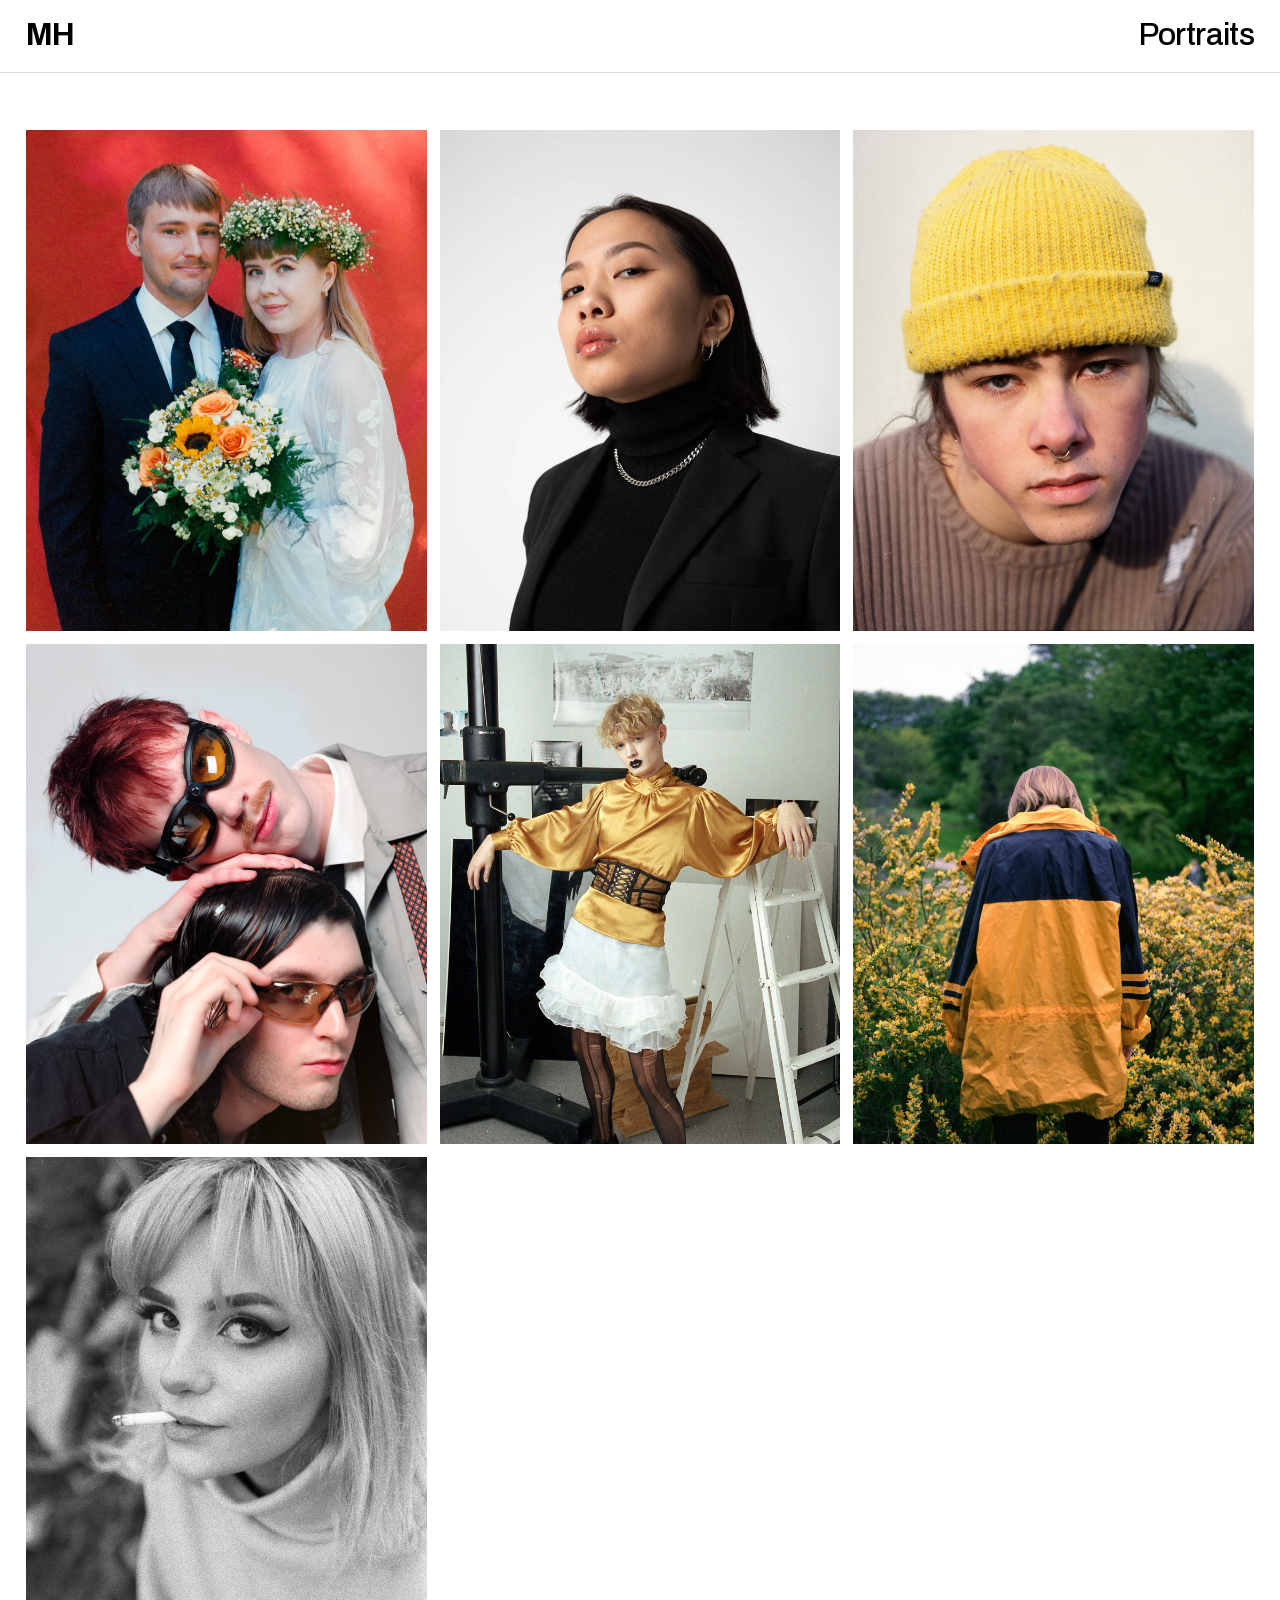
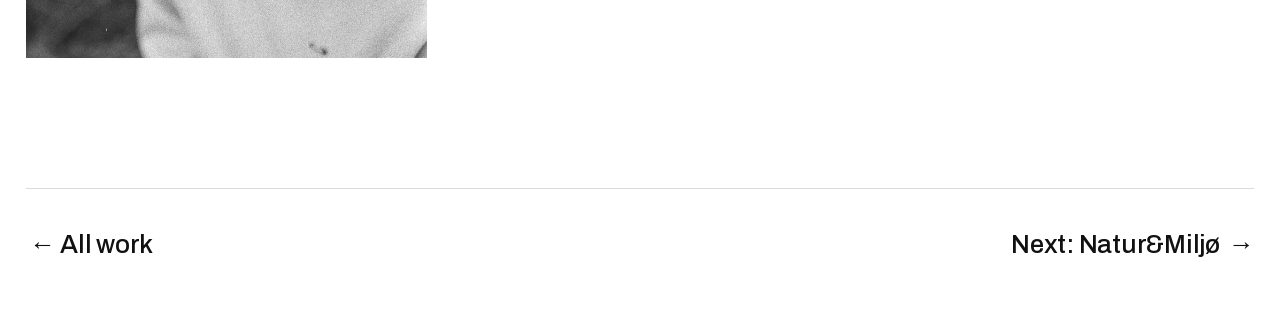
<file: portraits-1.html>
<!doctype html>
<html lang="en">
<head>
  <meta charset="utf-8">
  <title>Martin Hofseth</title>
  <link rel="canonical" href="https://martinhofseth.com/portraits.html">
  <meta http-equiv="refresh" content="0; url=/portraits.html">
</head>
<body>
  <p>This page has moved to <a href="/portraits.html">Portraits</a>.</p>
</body>
</html>
</file>
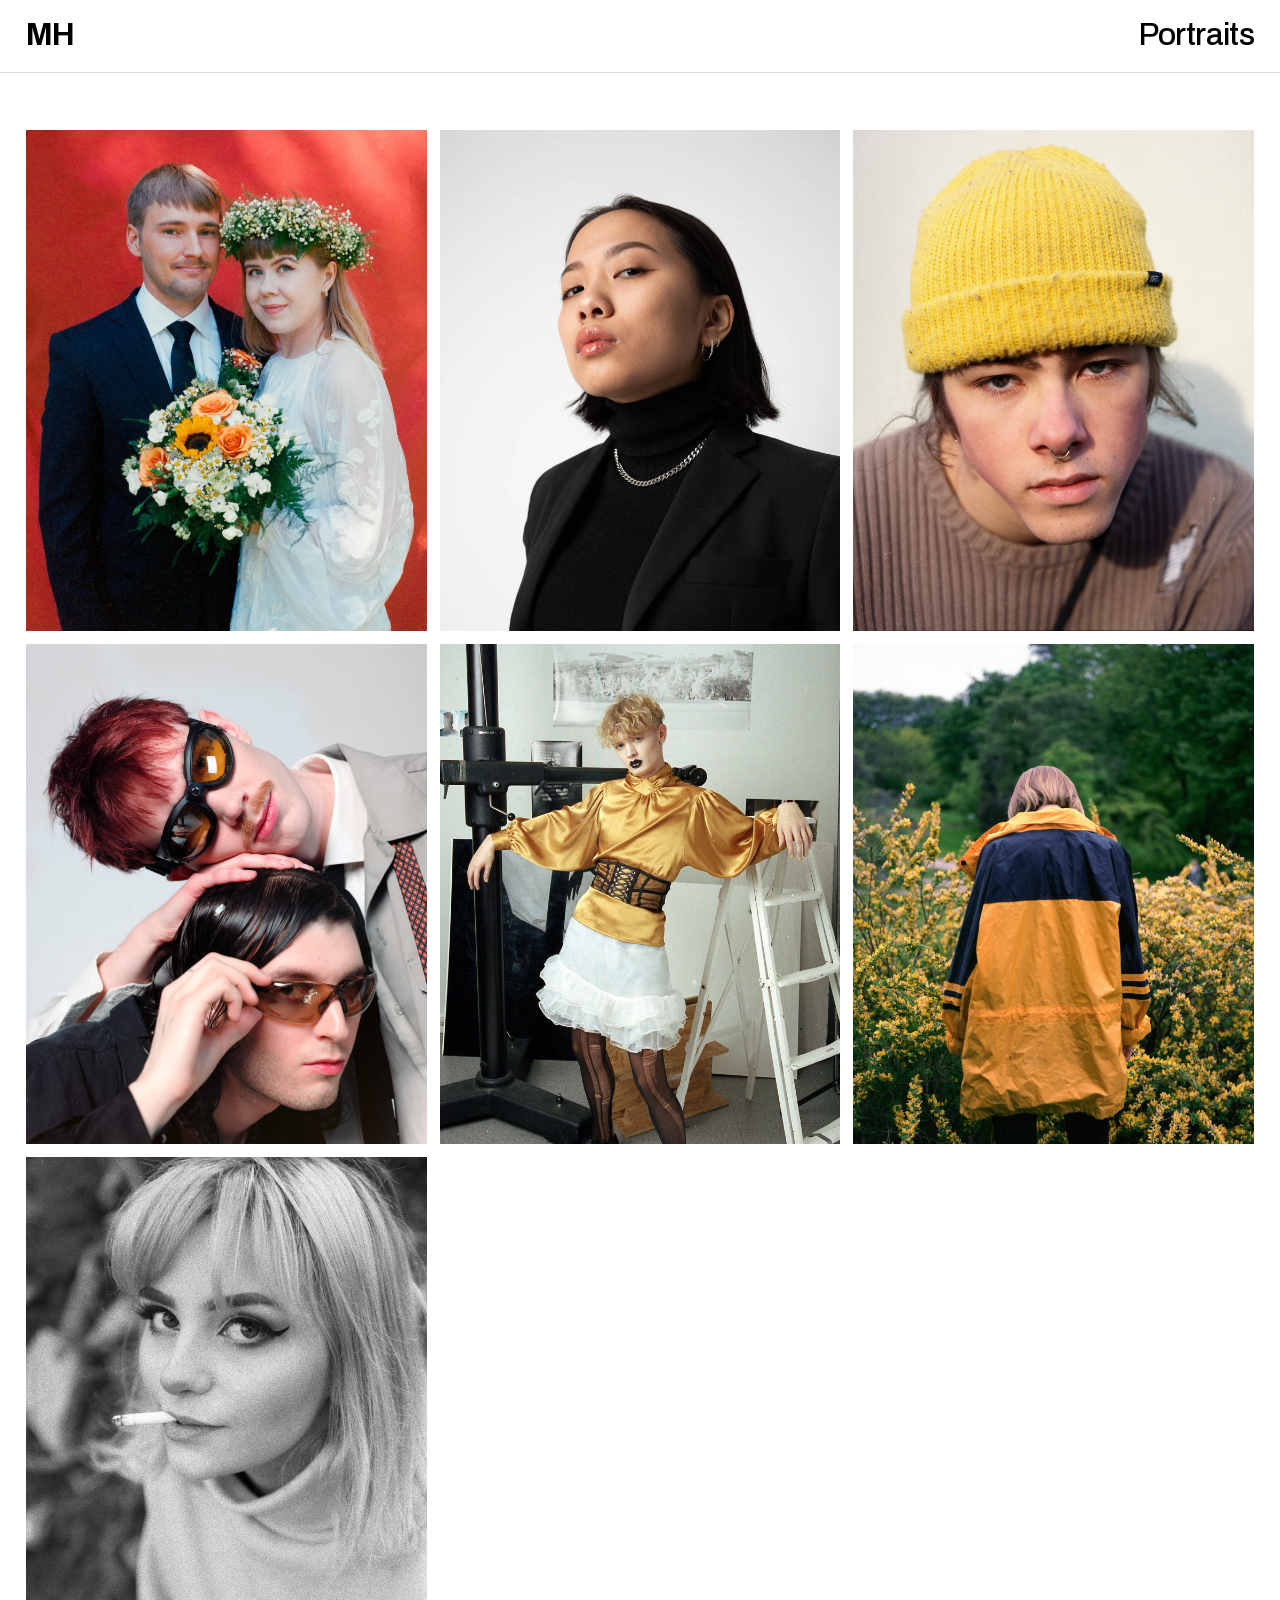
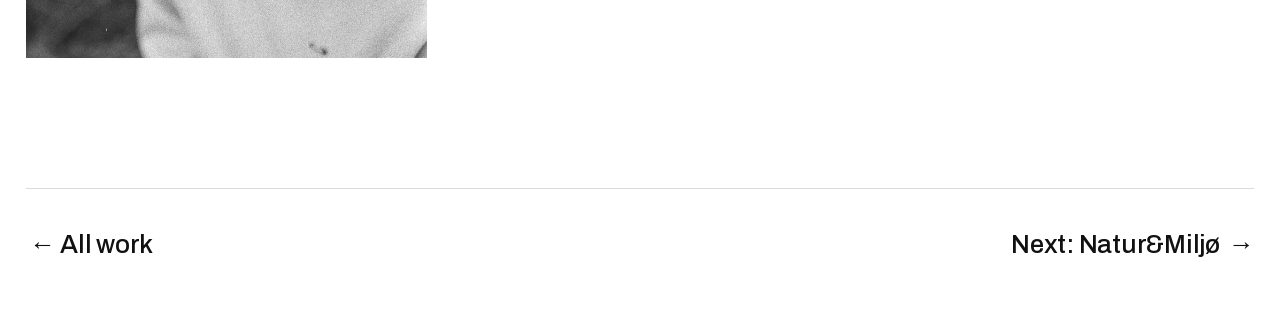
<file: portraits.html>
<!doctype html>
<html lang="en">
<head>
  <meta charset="utf-8">
  <meta name="viewport" content="width=device-width, initial-scale=1">
  <meta name="color-scheme" content="light dark">
  <meta name="theme-color" content="#ffffff" media="(prefers-color-scheme: light)">
  <meta name="theme-color" content="#111111" media="(prefers-color-scheme: dark)">
  <title data-nb="Portretter — Martin Hofseth">Portraits — Martin Hofseth</title>
  <meta name="description" content="Portraits: a collection of portrait photography by Martin Hofseth from throughout the years." data-content-nb="Portretter: en samling portrettfotografier av Martin Hofseth gjennom årene.">
  <link rel="canonical" href="https://martinhofseth.com/portraits.html">
  <meta property="og:type" content="website">
  <meta property="og:site_name" content="Martin Hofseth">
  <meta property="og:title" content="Portraits — Martin Hofseth">
  <meta property="og:description" content="Portraits: a collection of portrait photography by Martin Hofseth from throughout the years.">
  <meta property="og:url" content="https://martinhofseth.com/portraits.html">
  <meta property="og:image" content="https://martinhofseth.com/images/portrait-wedding.jpg">
  <meta property="og:image:width" content="1500">
  <meta property="og:image:height" content="1875">
  <meta property="og:image:alt" content="Wedding portrait">
  <meta property="og:locale" content="en_US">
  <meta property="og:locale:alternate" content="nb_NO">
  <meta name="twitter:card" content="summary_large_image">
  <link rel="preload" href="fonts/archivo-latin.woff2" as="font" type="font/woff2" crossorigin>
  <link rel="icon" href="favicon.ico" sizes="48x48">
  <link rel="icon" href="icons/favicon.svg" type="image/svg+xml">
  <link rel="apple-touch-icon" href="icons/apple-touch-icon.png">
  <link rel="stylesheet" href="css/style.css?v=47">
  <script>try{if(localStorage.getItem("lang")==="nb")document.documentElement.lang="nb"}catch(e){}</script>
  <script src="js/analytics.js?v=1" async></script>
</head>
<body>

  <header class="page-header">
    <div class="cols no-stack">
      <div><a class="logo" href="./">MH</a></div>
      <div class="right"><h1><span lang="en">Portraits</span><span lang="nb">Portretter</span></h1></div>
    </div>
  </header>

  <main class="content">
    <div class="gallery m1 same-size">
      <img class="zoomable" src="images/portrait-wedding.jpg" width="1500" height="1875" alt="Wedding portrait" data-alt-nb="Bryllupsportrett" fetchpriority="high">
      <img class="zoomable" src="images/portrait-van.jpg" width="1500" height="1875" alt="Portrait" data-alt-nb="Portrett" loading="lazy">
      <img class="zoomable" src="images/portrait-nathaniel.jpg" width="1500" height="1827" alt="Portrait of Nathaniel" data-alt-nb="Portrett av Nathaniel" loading="lazy">
      <img class="zoomable" src="images/portrait-imgfound.jpg" width="1500" height="1826" alt="Portrait" data-alt-nb="Portrett" loading="lazy">
      <img class="zoomable" src="images/portrait-olli.jpg" width="1500" height="1875" alt="Portrait" data-alt-nb="Portrett" loading="lazy">
      <img class="zoomable" src="images/portrait-anna.jpg" width="1500" height="1750" alt="Portrait" data-alt-nb="Portrett" loading="lazy">
      <img class="zoomable" src="images/portrait-siri.jpg" width="1500" height="1875" alt="Portrait of Siri" data-alt-nb="Portrett av Siri" loading="lazy">
    </div>
  </main>

  <nav class="page-nav"><a href="./"><span class="nowrap"><span class="arrow">←</span> <span lang="en">All work</span><span lang="nb">Alle prosjekter</span></span></a><a href="natur-miljo.html"><span lang="en">Next:</span><span lang="nb">Neste:</span> <span class="nowrap">Natur&amp;Miljø <span class="arrow">→</span></span></a></nav>

  <script src="js/lang.js?v=34"></script>
  <script src="js/main.js?v=40"></script>
</body>
</html>
</file>
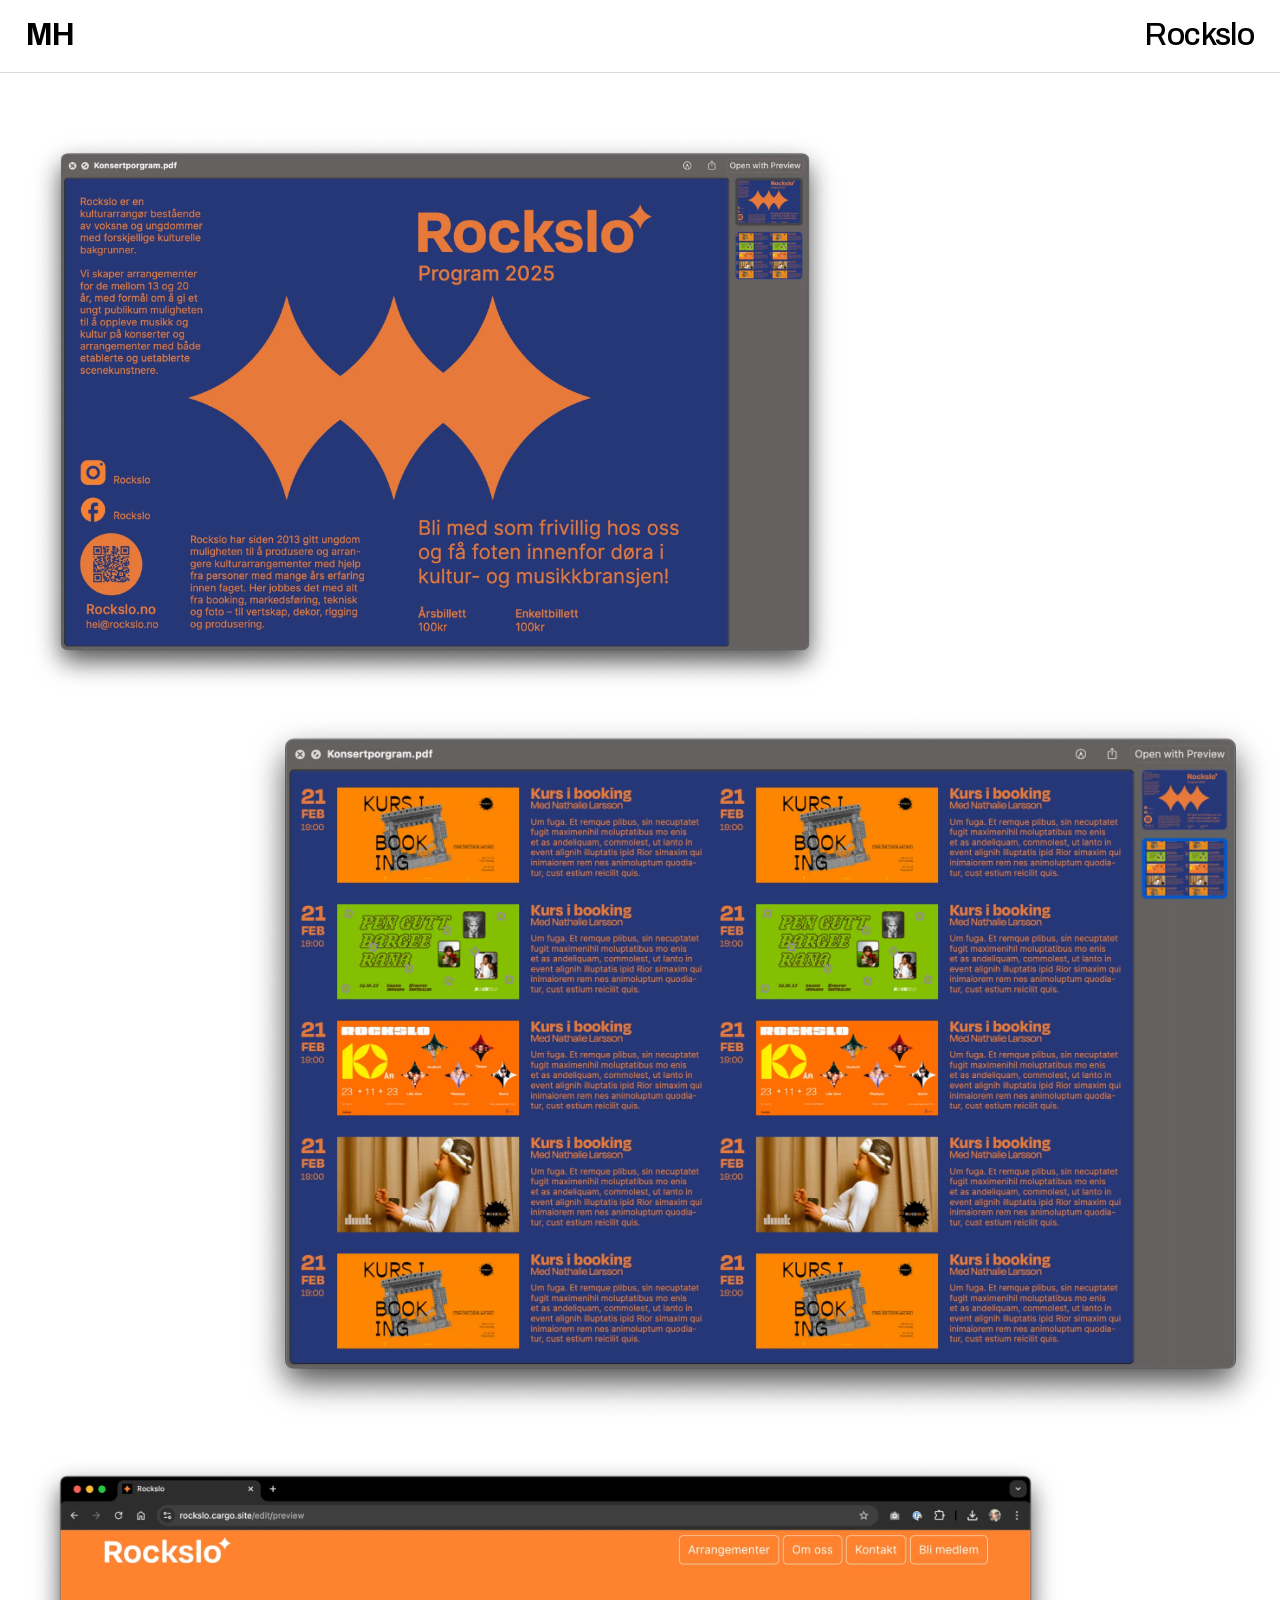
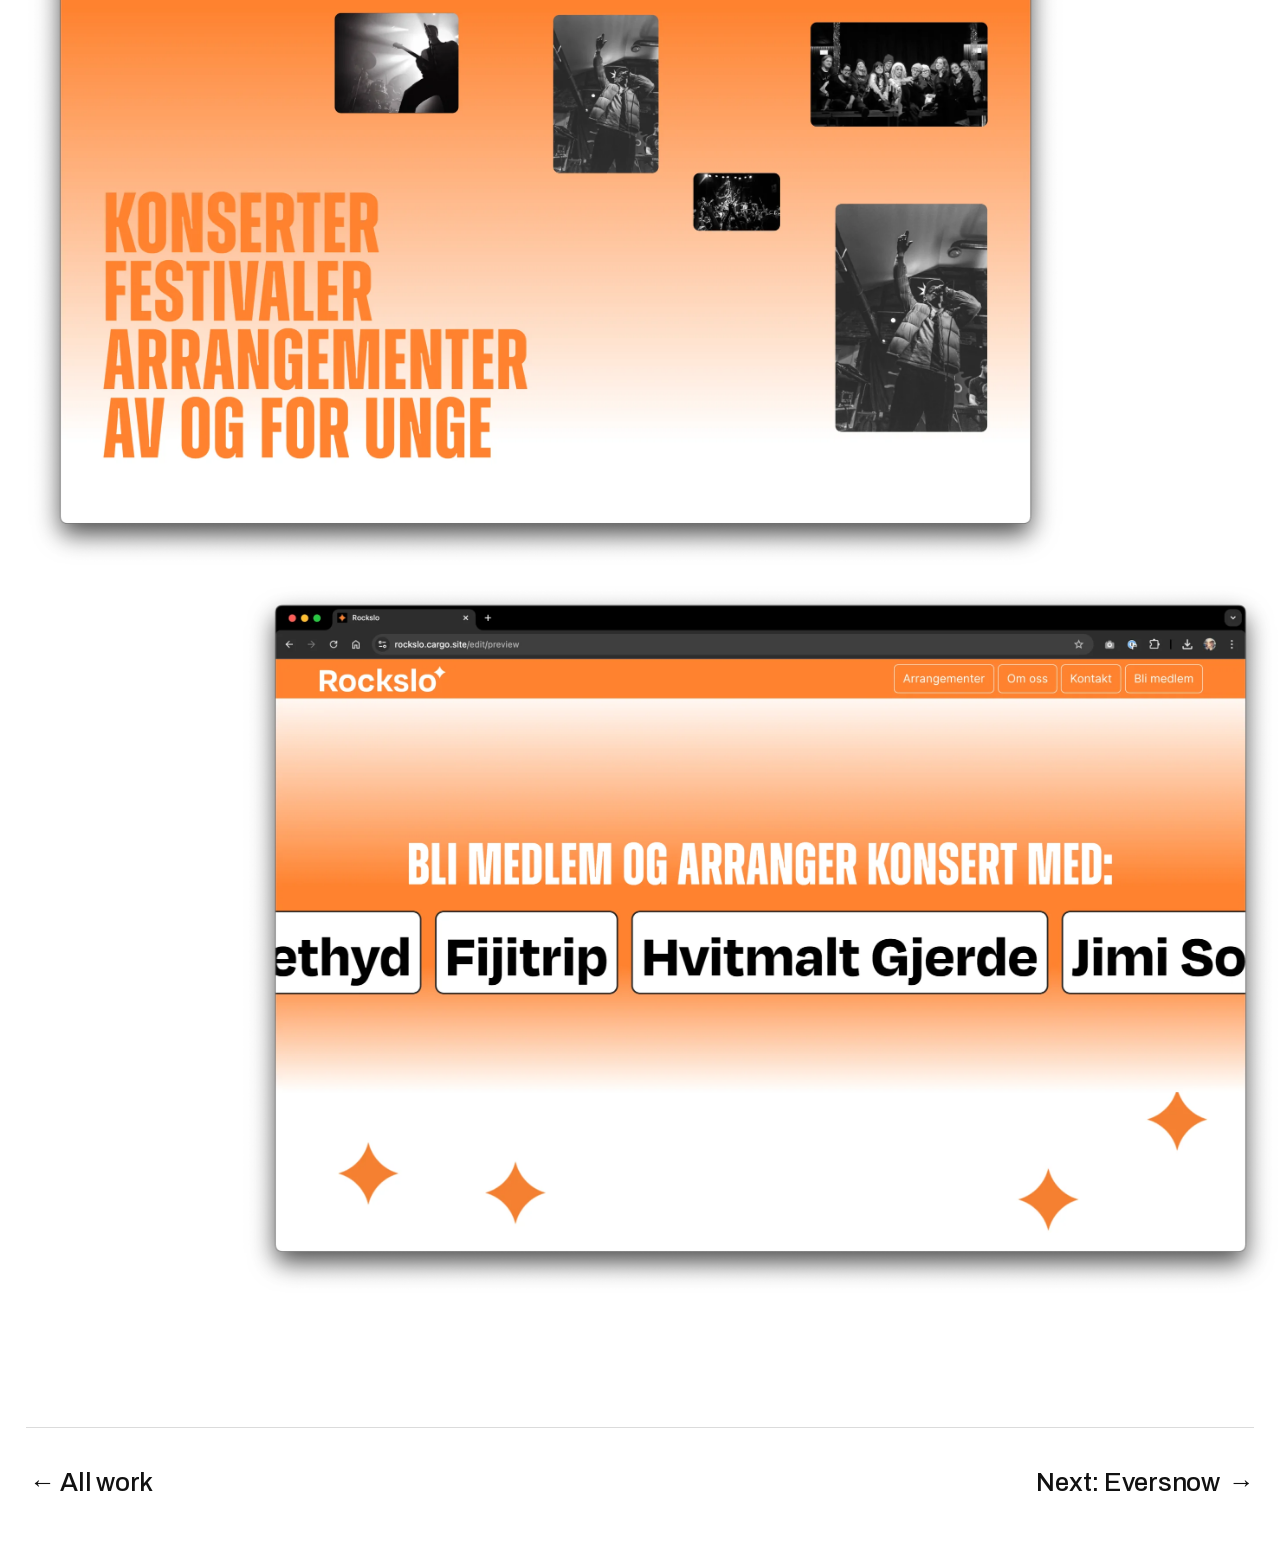
<file: rockslo-front.html>
<!doctype html>
<html lang="en">
<head>
  <meta charset="utf-8">
  <title>Martin Hofseth</title>
  <link rel="canonical" href="https://martinhofseth.com/rockslo.html">
  <meta http-equiv="refresh" content="0; url=/rockslo.html">
</head>
<body>
  <p>This page has moved to <a href="/rockslo.html">Rockslo</a>.</p>
</body>
</html>
</file>
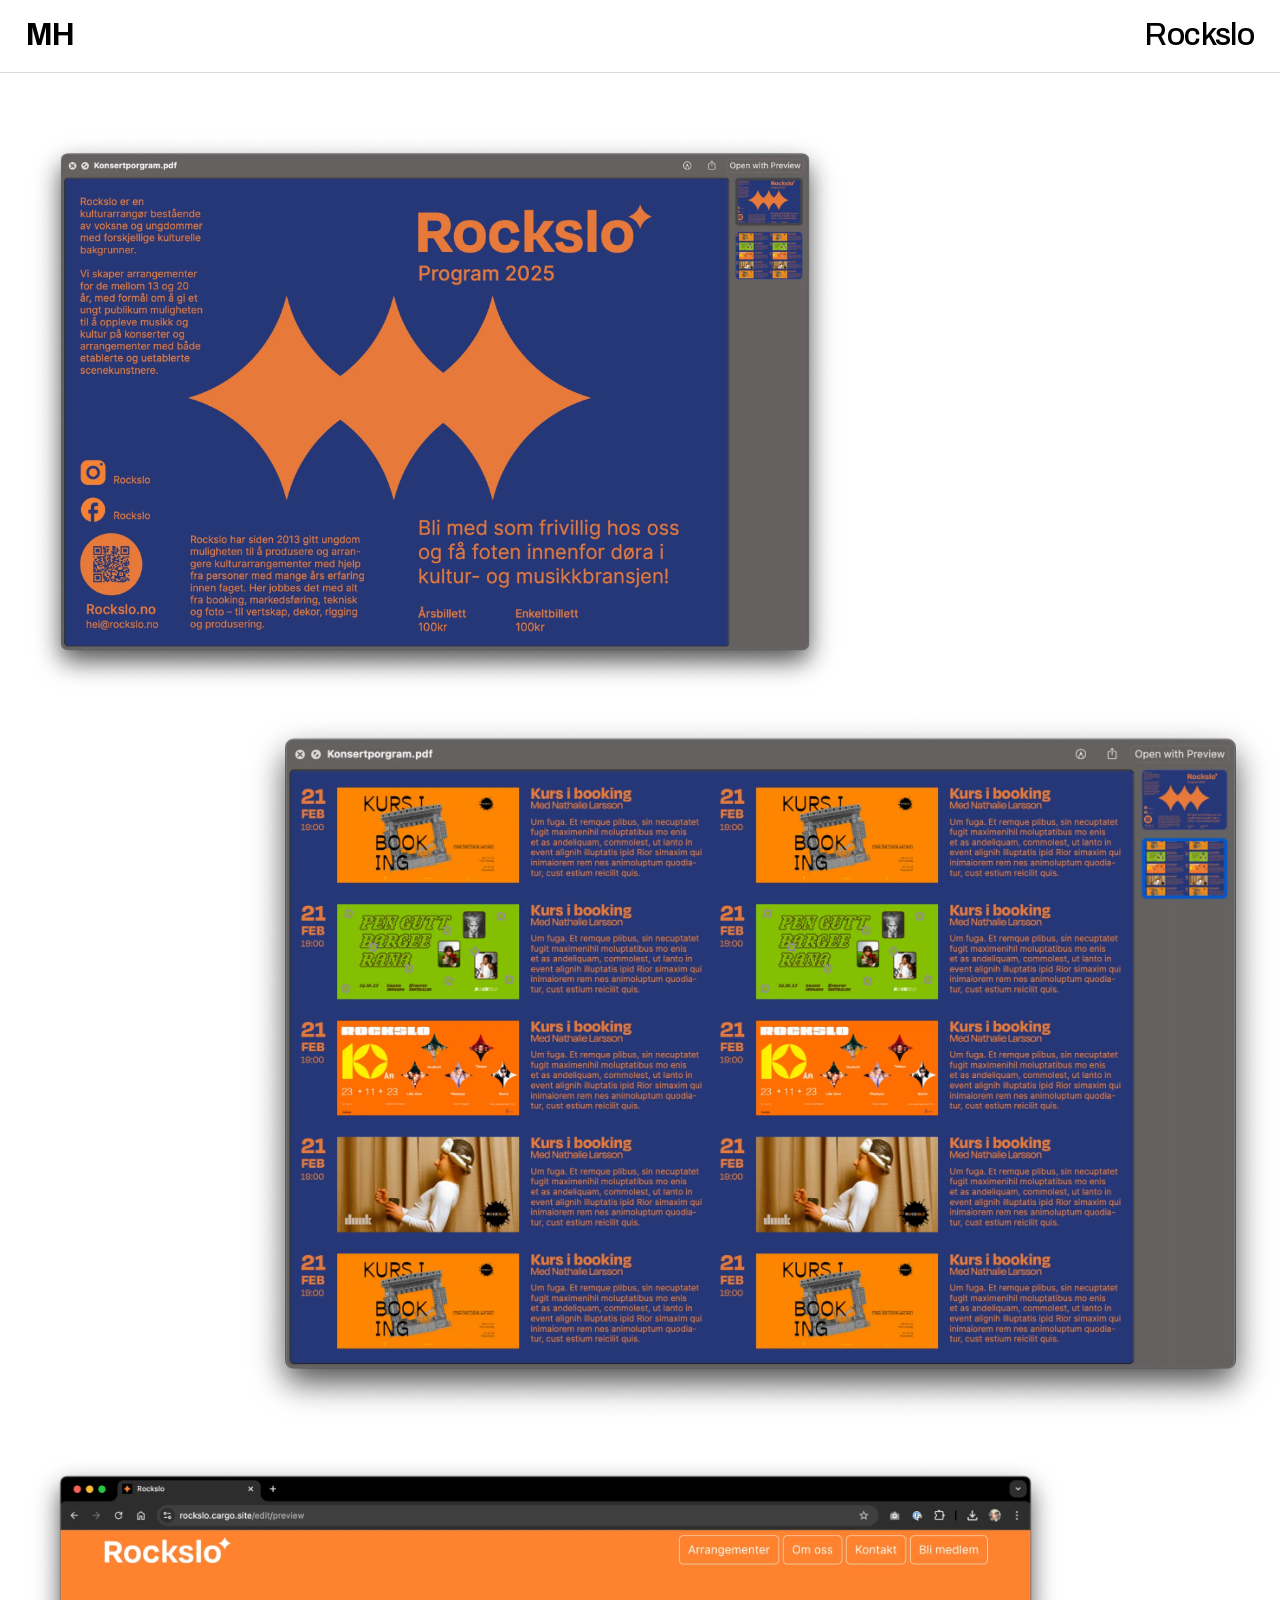
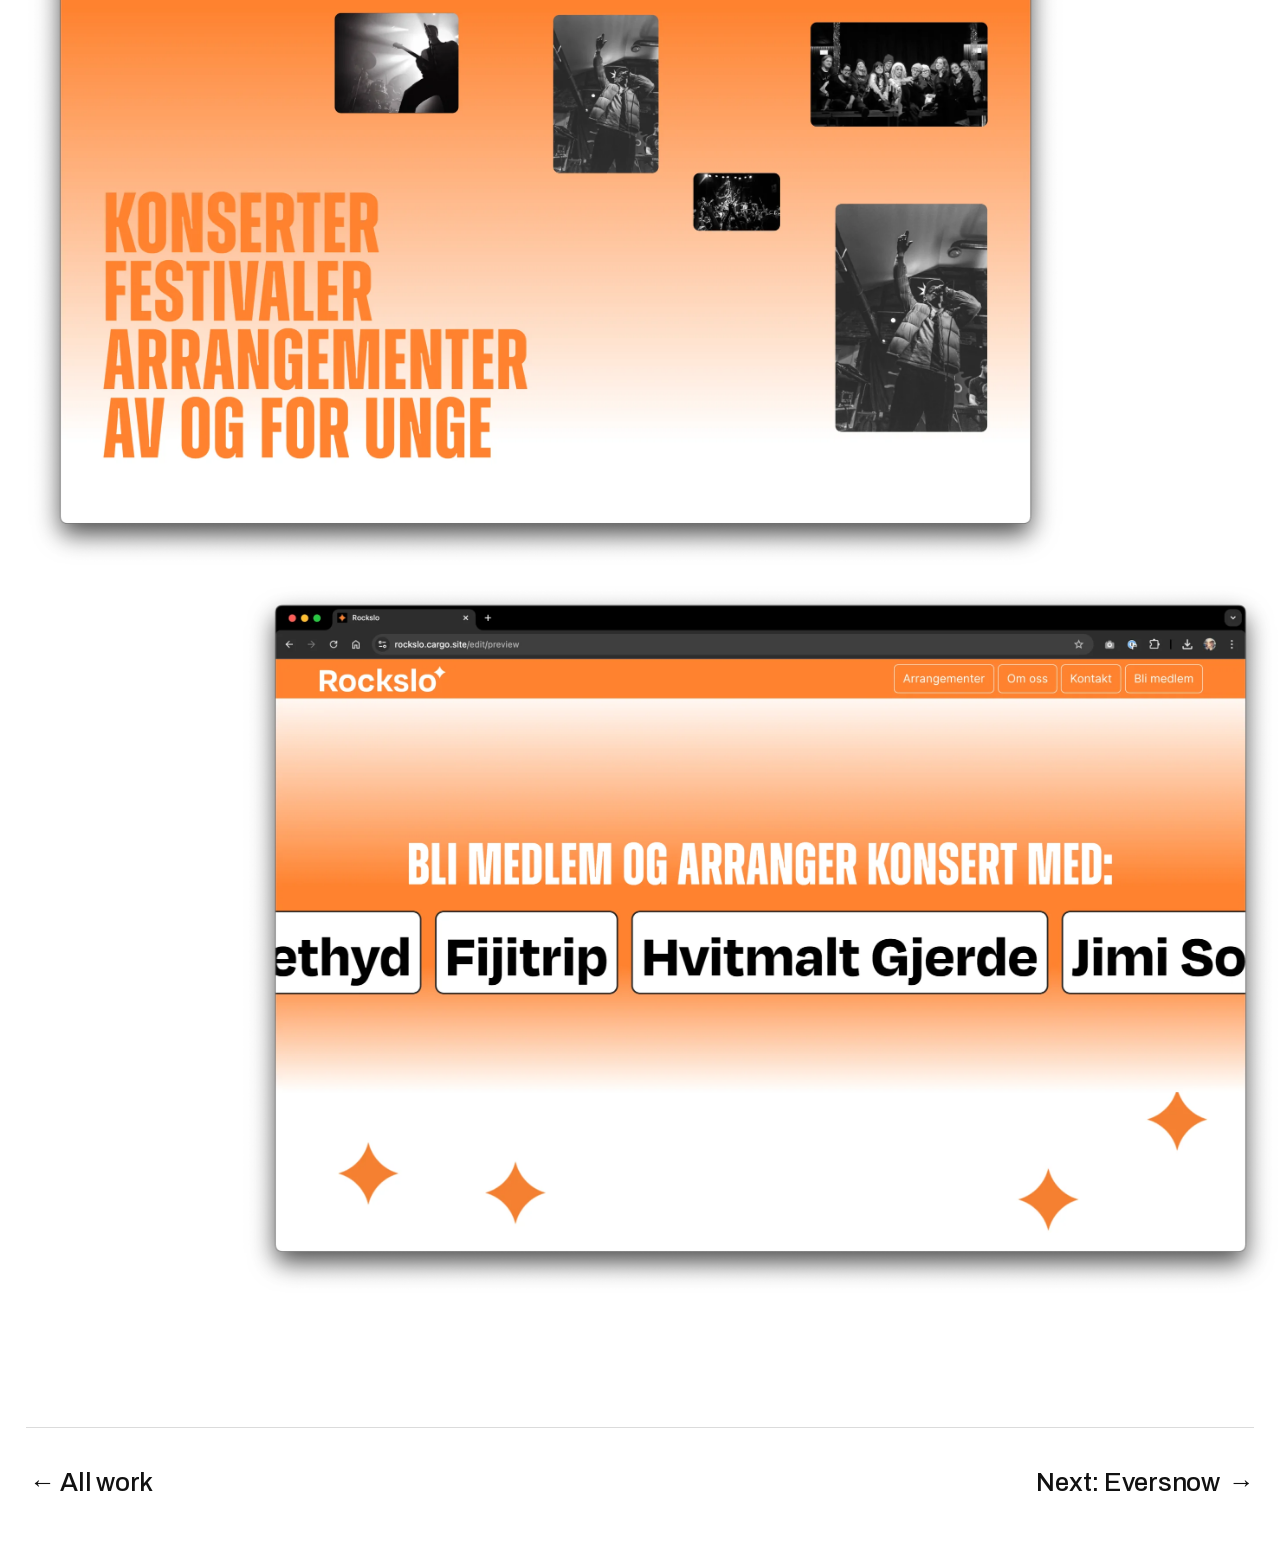
<file: rockslo.html>
<!doctype html>
<html lang="en">
<head>
  <meta charset="utf-8">
  <meta name="viewport" content="width=device-width, initial-scale=1">
  <meta name="color-scheme" content="light dark">
  <meta name="theme-color" content="#ffffff" media="(prefers-color-scheme: light)">
  <meta name="theme-color" content="#111111" media="(prefers-color-scheme: dark)">
  <title data-nb="Rockslo (2025) — Martin Hofseth">Rockslo (2025) — Martin Hofseth</title>
  <meta name="description" content="Rockslo (2025): total rebrand of the under-18 event organizer Rockslo." data-content-nb="Rockslo (2025): total rebranding av Rockslo, arrangør av arrangementer for ungdom under 18 år.">
  <link rel="canonical" href="https://martinhofseth.com/rockslo.html">
  <meta property="og:type" content="website">
  <meta property="og:site_name" content="Martin Hofseth">
  <meta property="og:title" content="Rockslo (2025) — Martin Hofseth">
  <meta property="og:description" content="Rockslo (2025): total rebrand of the under-18 event organizer Rockslo.">
  <meta property="og:url" content="https://martinhofseth.com/rockslo.html">
  <meta property="og:image" content="https://martinhofseth.com/images/rockslo-front.jpg">
  <meta property="og:image:width" content="1920">
  <meta property="og:image:height" content="909">
  <meta property="og:image:alt" content="Rockslo visual identity">
  <meta property="og:locale" content="en_US">
  <meta property="og:locale:alternate" content="nb_NO">
  <meta name="twitter:card" content="summary_large_image">
  <link rel="preload" href="fonts/archivo-latin.woff2" as="font" type="font/woff2" crossorigin>
  <link rel="icon" href="favicon.ico" sizes="48x48">
  <link rel="icon" href="icons/favicon.svg" type="image/svg+xml">
  <link rel="apple-touch-icon" href="icons/apple-touch-icon.png">
  <link rel="stylesheet" href="css/style.css?v=47">
  <script>try{if(localStorage.getItem("lang")==="nb")document.documentElement.lang="nb"}catch(e){}</script>
  <script src="js/analytics.js?v=1" async></script>
</head>
<body>

  <header class="page-header">
    <div class="cols no-stack">
      <div><a class="logo" href="./">MH</a></div>
      <div class="right"><h1>Rockslo</h1></div>
    </div>
  </header>

  <main class="content flush-right">
    <div class="cols" style="--gap:4.2rem">
      <div class="s8"><img class="see-through" src="images/rockslo-1.webp" width="2400" height="1661" alt="Rockslo identity" data-alt-nb="Rockslos identitet" fetchpriority="high"></div>
    </div>
    <div class="cols g1">
      <div class="s2 spacer"></div>
      <div class="s10"><img class="see-through" src="images/rockslo-2.webp" width="2400" height="1661" alt="Rockslo identity" data-alt-nb="Rockslos identitet" loading="lazy"></div>
    </div>
    <div class="cols g2">
      <div class="s10"><img class="zoomable see-through" src="images/rockslo-3.webp" width="2400" height="1653" alt="Rockslo website" data-alt-nb="Rockslos nettside" loading="lazy"></div>
    </div>
    <div class="cols g1">
      <div class="s2 spacer"></div>
      <div class="s10"><img class="zoomable see-through" src="images/rockslo-4.webp" width="2400" height="1653" alt="Rockslo website" data-alt-nb="Rockslos nettside" loading="lazy"></div>
    </div>
  </main>

  <nav class="page-nav"><a href="./"><span class="nowrap"><span class="arrow">←</span> <span lang="en">All work</span><span lang="nb">Alle prosjekter</span></span></a><a href="eversnow.html"><span lang="en">Next:</span><span lang="nb">Neste:</span> <span class="nowrap">Eversnow <span class="arrow">→</span></span></a></nav>

  <script src="js/lang.js?v=34"></script>
  <script src="js/main.js?v=40"></script>
</body>
</html>
</file>
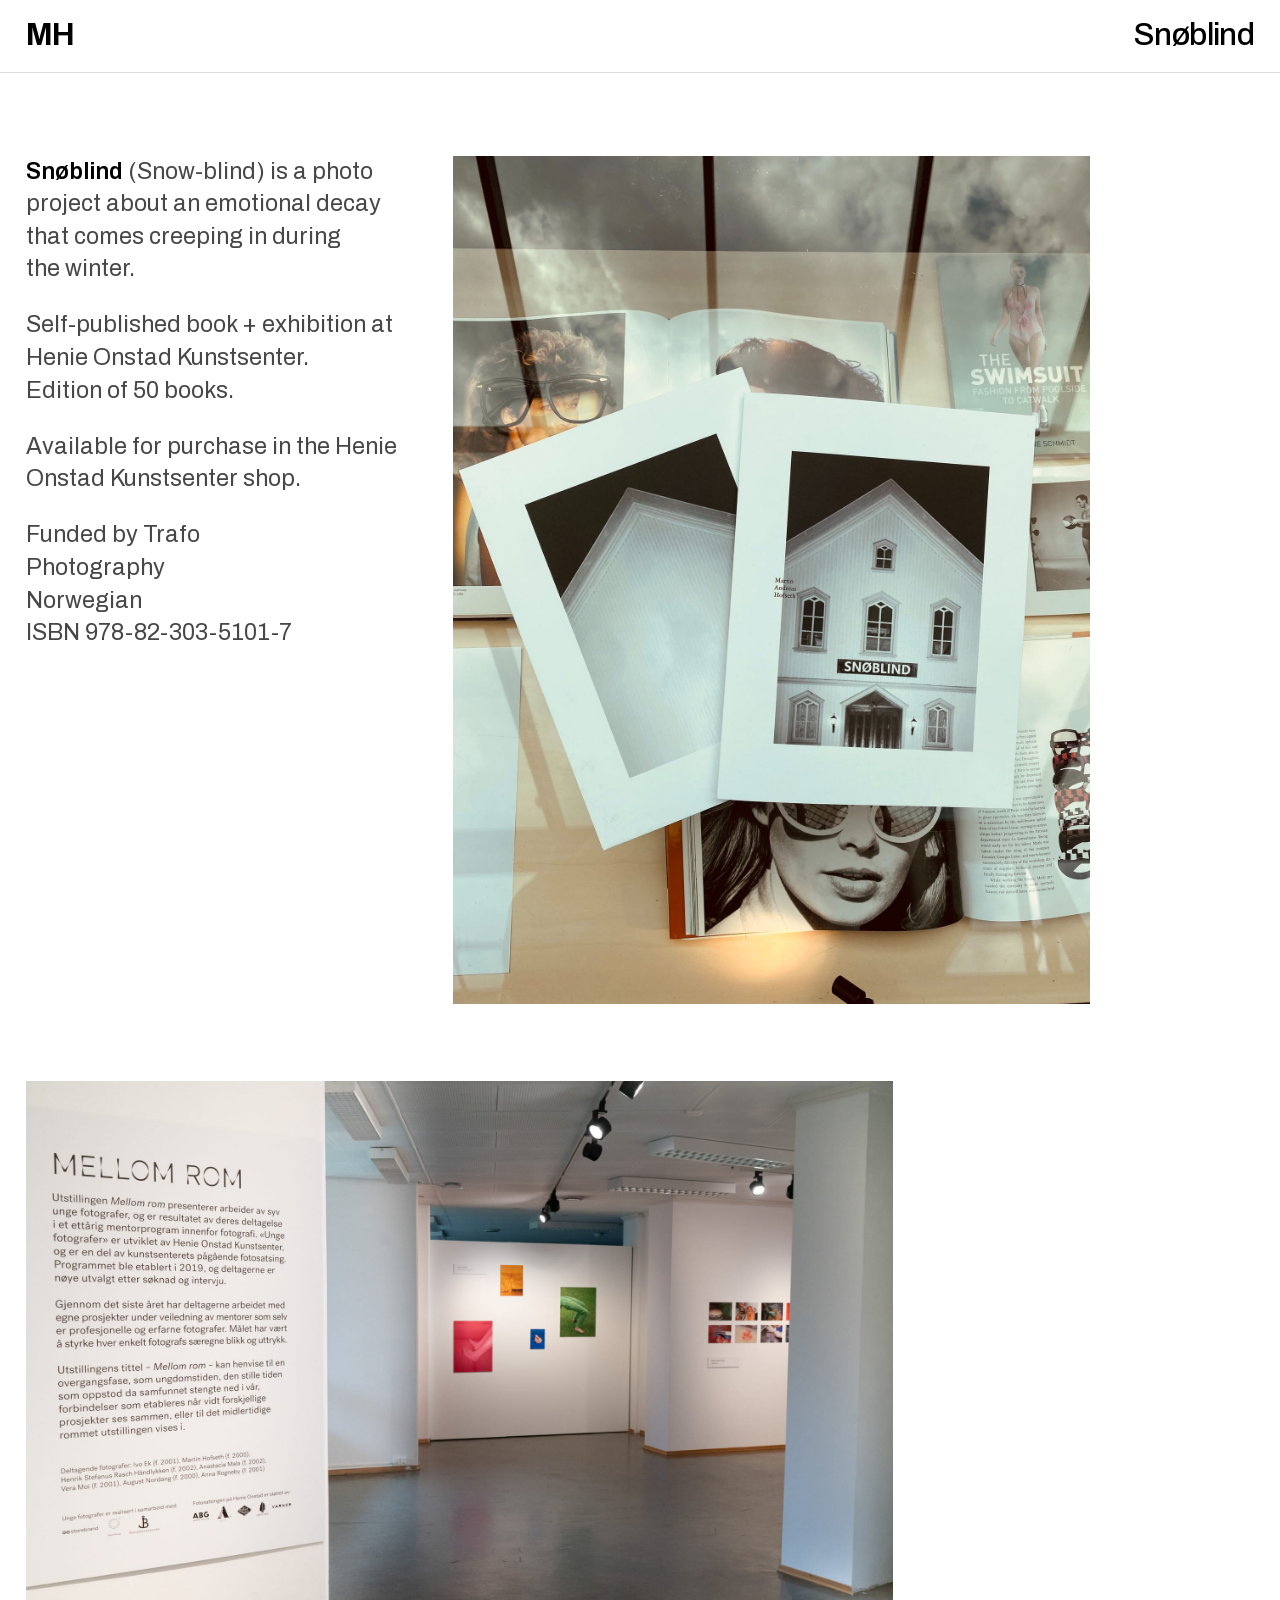
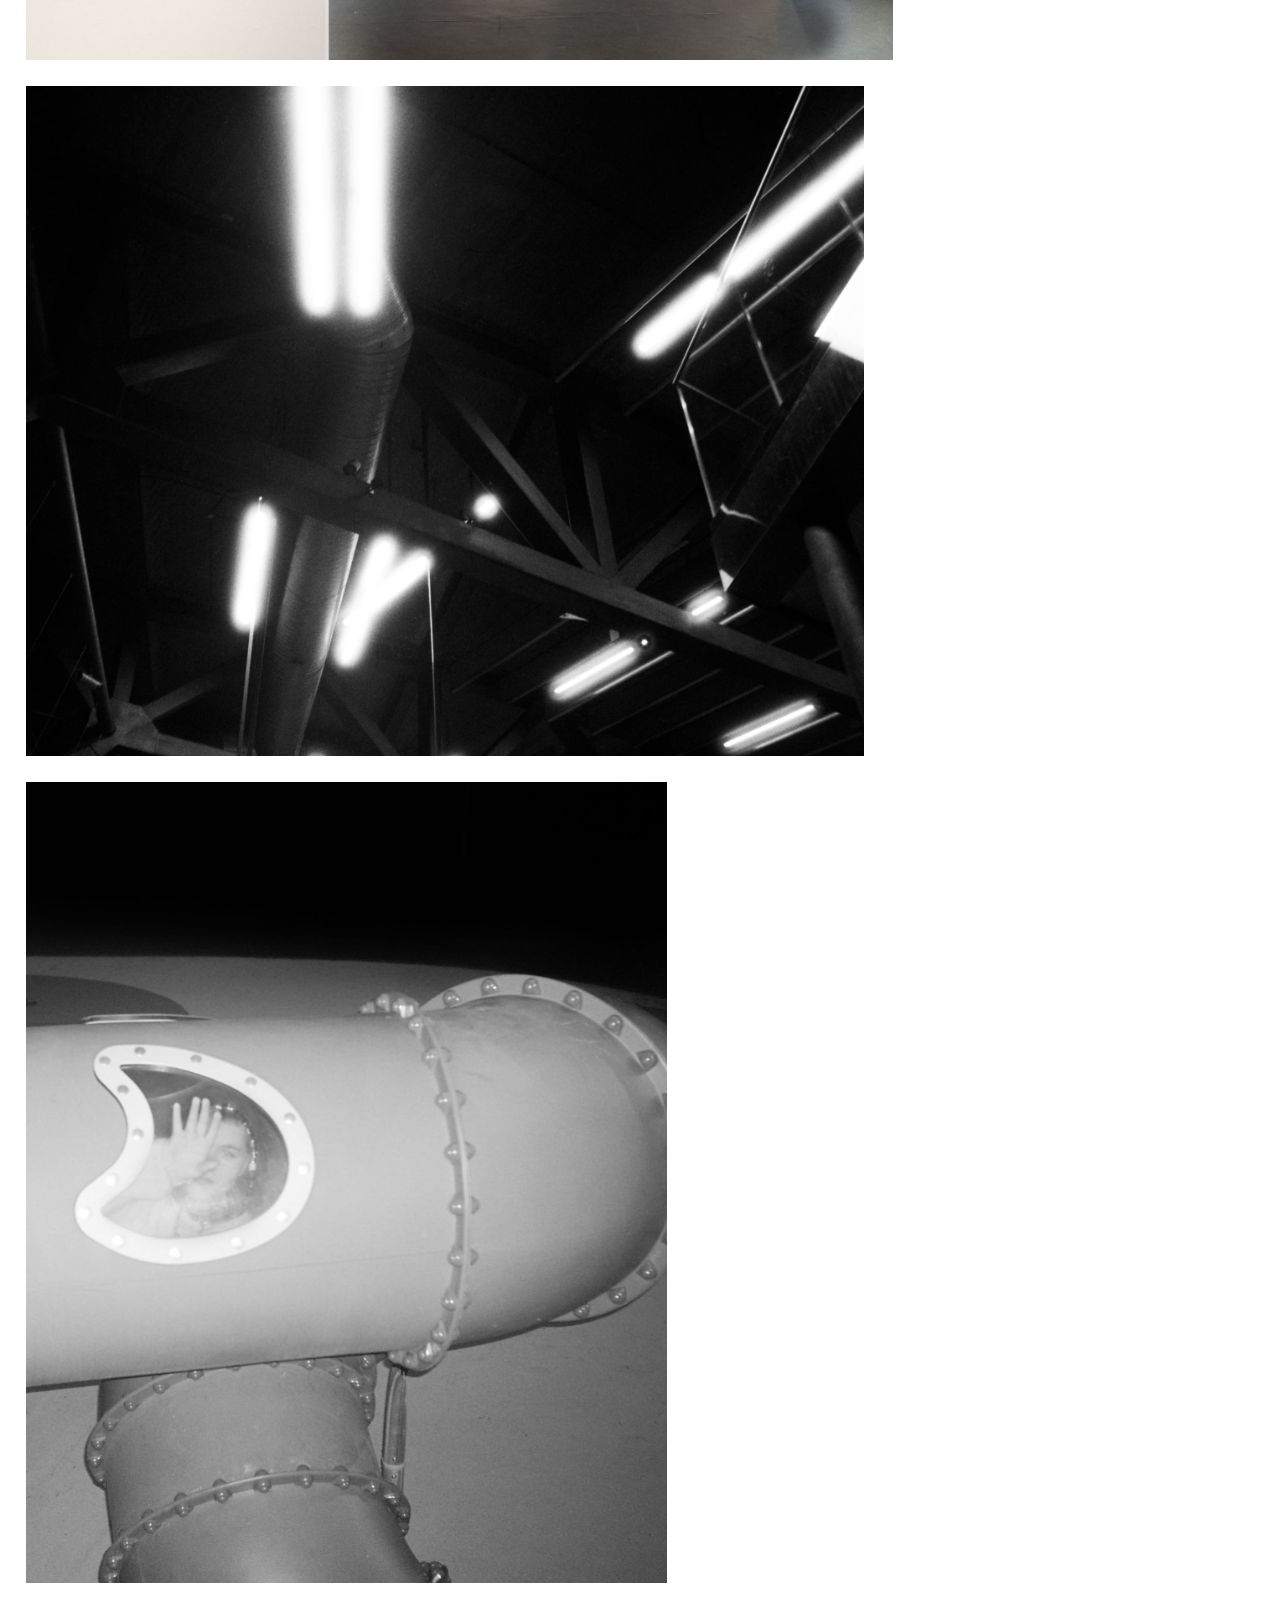
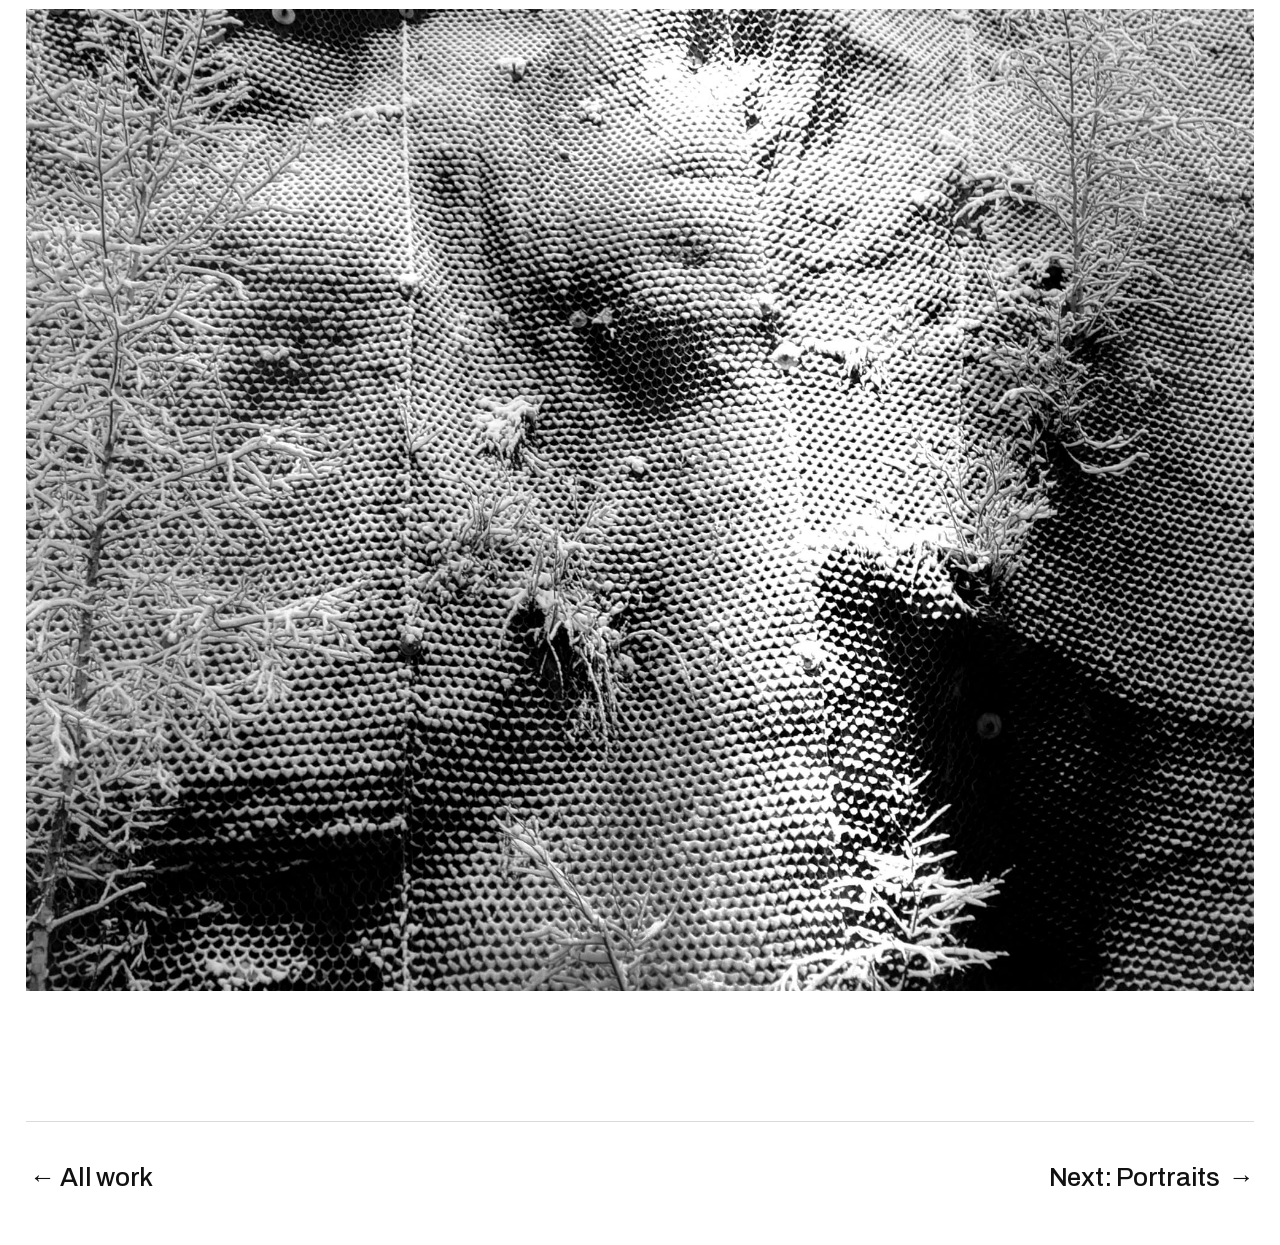
<file: snoblind.html>
<!doctype html>
<html lang="en">
<head>
  <meta charset="utf-8">
  <meta name="viewport" content="width=device-width, initial-scale=1">
  <meta name="color-scheme" content="light dark">
  <meta name="theme-color" content="#ffffff" media="(prefers-color-scheme: light)">
  <meta name="theme-color" content="#111111" media="(prefers-color-scheme: dark)">
  <title data-nb="Snøblind (2021) — Martin Hofseth">Snøblind (2021) — Martin Hofseth</title>
  <meta name="description" content="Snøblind (2021): self-published photo book and exhibition at Henie Onstad Kunstsenter." data-content-nb="Snøblind (2021): selvpublisert fotobok og utstilling hos Henie Onstad Kunstsenter.">
  <link rel="canonical" href="https://martinhofseth.com/snoblind.html">
  <meta property="og:type" content="website">
  <meta property="og:site_name" content="Martin Hofseth">
  <meta property="og:title" content="Snøblind (2021) — Martin Hofseth">
  <meta property="og:description" content="Snøblind (2021): self-published photo book and exhibition at Henie Onstad Kunstsenter.">
  <meta property="og:url" content="https://martinhofseth.com/snoblind.html">
  <meta property="og:image" content="https://martinhofseth.com/images/snoblind-front.jpg">
  <meta property="og:image:width" content="1440">
  <meta property="og:image:height" content="682">
  <meta property="og:image:alt" content="Snøblind photo book">
  <meta property="og:locale" content="en_US">
  <meta property="og:locale:alternate" content="nb_NO">
  <meta name="twitter:card" content="summary_large_image">
  <link rel="preload" href="fonts/archivo-latin.woff2" as="font" type="font/woff2" crossorigin>
  <link rel="icon" href="favicon.ico" sizes="48x48">
  <link rel="icon" href="icons/favicon.svg" type="image/svg+xml">
  <link rel="apple-touch-icon" href="icons/apple-touch-icon.png">
  <link rel="stylesheet" href="css/style.css?v=47">
  <script>try{if(localStorage.getItem("lang")==="nb")document.documentElement.lang="nb"}catch(e){}</script>
  <script src="js/analytics.js?v=1" async></script>
</head>
<body>

  <header class="page-header">
    <div class="cols no-stack">
      <div><a class="logo" href="./">MH</a></div>
      <div class="right"><h1>Snøblind</h1></div>
    </div>
  </header>

  <main class="content" style="--top:calc(10rem * var(--p) + 2rem)">
    <div class="cols" style="--gap:4.2rem; --mgap:8.6rem">
      <div class="s4 text-col">
        <div lang="nb">
          <p><b>Snøblind</b> er et fotoprosjekt om en emosjonell fordervelse som kommer krypende om vinteren.</p>
          <p>Selvpublisert bok + utstilling hos Henie Onstad Kunstsenter.<br>Opplag på 50 bøker.</p>
          <p>Tilgjengelig for kjøp i Henie Onstad Kunstsenters fysiske butikk.</p>
          <p>Finansiert av Trafo<br>Fotografi<br>Norsk<br>ISBN 978-82-303-5101-7</p>
        </div>
        <div lang="en">
          <p><b>Snøblind</b> (Snow-blind) is a photo project about an emotional decay that comes creeping in during the winter.</p>
          <p>Self-published book + exhibition at Henie Onstad Kunstsenter.<br>Edition of 50 books.</p>
          <p>Available for purchase in the Henie Onstad Kunstsenter shop.</p>
          <p>Funded by Trafo<br>Photography<br>Norwegian<br>ISBN 978-82-303-5101-7</p>
        </div>
      </div>
      <div class="s8"><img class="zoomable fit-screen" src="images/snoblind-1.jpg" width="1500" height="2000" alt="Snøblind book" data-alt-nb="Boken Snøblind" fetchpriority="high"></div>
    </div>
    <div class="g6"><img class="zoomable" src="images/snoblind-2.jpg" width="2000" height="1334" alt="Snøblind" loading="lazy" style="width:70.6%"></div>
    <div class="g2"><img class="zoomable" src="images/snoblind-3.jpg" width="2000" height="1600" alt="Snøblind" loading="lazy" style="width:68.2%"></div>
    <div class="g2"><img class="zoomable" src="images/snoblind-4.jpg" width="1600" height="2000" alt="Snøblind" loading="lazy" style="width:52.2%"></div>
    <div class="g2"><img class="zoomable" src="images/snoblind-5.jpg" width="2000" height="1600" alt="Snøblind" loading="lazy"></div>
  </main>

  <nav class="page-nav"><a href="./"><span class="nowrap"><span class="arrow">←</span> <span lang="en">All work</span><span lang="nb">Alle prosjekter</span></span></a><a href="portraits.html"><span lang="en">Next:</span><span lang="nb">Neste:</span> <span class="nowrap"><span lang="en">Portraits</span><span lang="nb">Portretter</span> <span class="arrow">→</span></span></a></nav>

  <script src="js/lang.js?v=34"></script>
  <script src="js/main.js?v=40"></script>
</body>
</html>
</file>
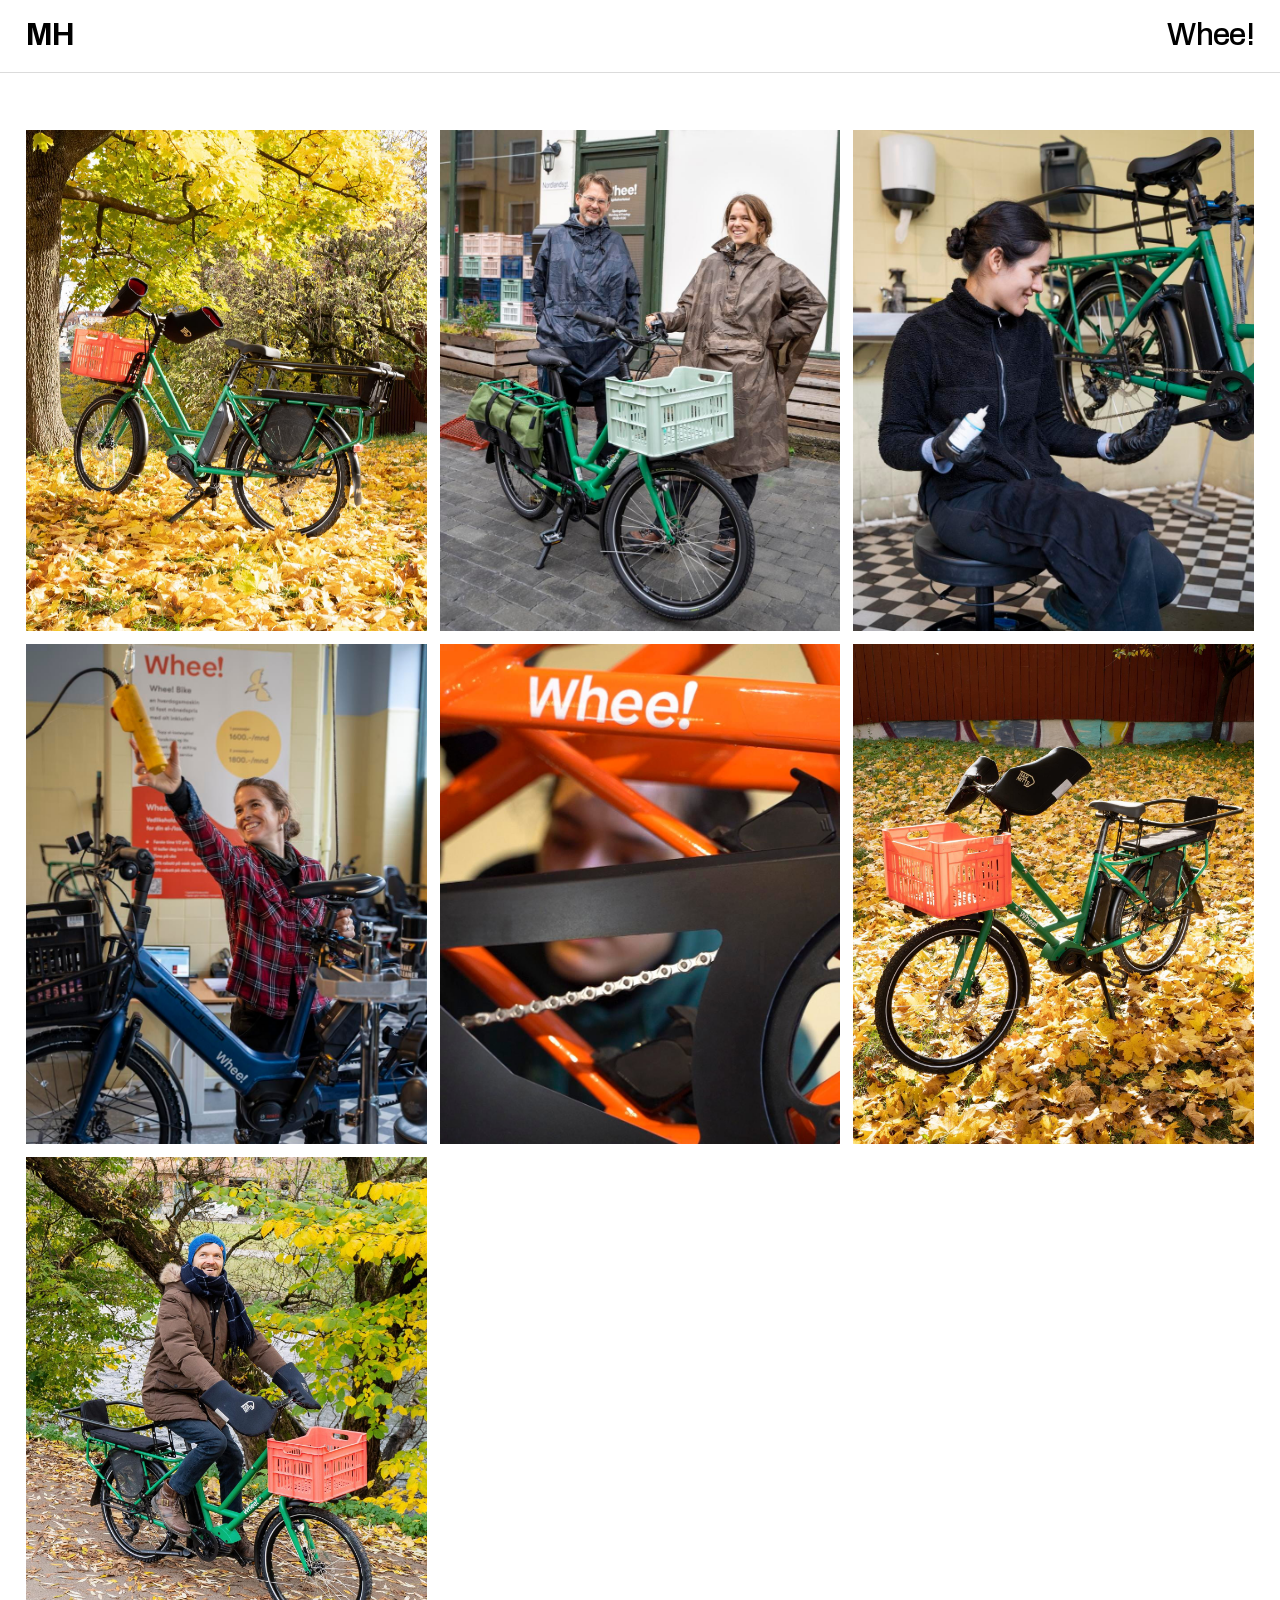
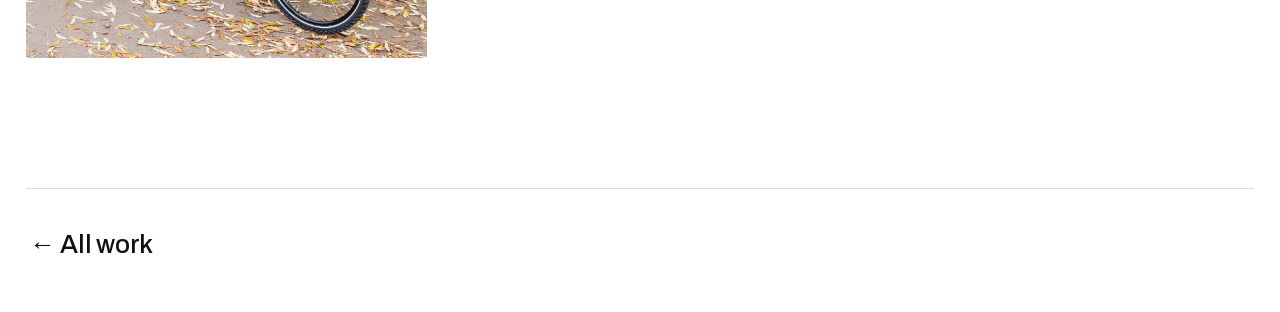
<file: whee.html>
<!doctype html>
<html lang="en">
<head>
  <meta charset="utf-8">
  <meta name="viewport" content="width=device-width, initial-scale=1">
  <meta name="color-scheme" content="light dark">
  <meta name="theme-color" content="#ffffff" media="(prefers-color-scheme: light)">
  <meta name="theme-color" content="#111111" media="(prefers-color-scheme: dark)">
  <title data-nb="Whee! (2022–2023) — Martin Hofseth">Whee! (2022–2023) — Martin Hofseth</title>
  <meta name="robots" content="noindex">
  <meta name="description" content="Whee! (2022–2023): photos and videos from my time as content producer for Whee!" data-content-nb="Whee! (2022–2023): bilder og videoer fra tiden min som innholdsprodusent for Whee!">
  <meta property="og:type" content="website">
  <meta property="og:site_name" content="Martin Hofseth">
  <meta property="og:title" content="Whee! (2022–2023) — Martin Hofseth">
  <meta property="og:description" content="Whee! (2022–2023): photos and videos from my time as content producer for Whee!">
  <meta property="og:url" content="https://martinhofseth.com/whee.html">
  <meta property="og:image" content="https://martinhofseth.com/images/whee-bike-2.jpg">
  <meta property="og:image:width" content="1440">
  <meta property="og:image:height" content="1800">
  <meta property="og:image:alt" content="Whee! photo">
  <meta property="og:locale" content="en_US">
  <meta property="og:locale:alternate" content="nb_NO">
  <meta name="twitter:card" content="summary_large_image">
  <link rel="preload" href="fonts/archivo-latin.woff2" as="font" type="font/woff2" crossorigin>
  <link rel="icon" href="favicon.ico" sizes="48x48">
  <link rel="icon" href="icons/favicon.svg" type="image/svg+xml">
  <link rel="apple-touch-icon" href="icons/apple-touch-icon.png">
  <link rel="stylesheet" href="css/style.css?v=47">
  <script>try{if(localStorage.getItem("lang")==="nb")document.documentElement.lang="nb"}catch(e){}</script>
  <script src="js/analytics.js?v=1" async></script>
</head>
<body>

  <header class="page-header">
    <div class="cols no-stack">
      <div><a class="logo" href="./">MH</a></div>
      <div class="right"><h1>Whee!</h1></div>
    </div>
  </header>

  <main class="content">
    <div class="gallery m1">
      <img class="zoomable" src="images/whee-bike-2.jpg" width="1440" height="1800" alt="Whee! photo" data-alt-nb="Bilde fra Whee!" fetchpriority="high">
      <img class="zoomable" src="images/whee-bike-5.jpg" width="900" height="1125" alt="Whee! photo" data-alt-nb="Bilde fra Whee!" loading="lazy">
      <img class="zoomable" src="images/whee-bike-6.jpg" width="900" height="1125" alt="Whee! photo" data-alt-nb="Bilde fra Whee!" loading="lazy">
      <img class="zoomable" src="images/whee-bike-9.jpg" width="900" height="1125" alt="Whee! photo" data-alt-nb="Bilde fra Whee!" loading="lazy">
      <img class="zoomable" src="images/whee-bike-10.jpg" width="900" height="1125" alt="Whee! photo" data-alt-nb="Bilde fra Whee!" loading="lazy">
      <img class="zoomable" src="images/whee-bike-3.jpg" width="1440" height="1800" alt="Whee! photo" data-alt-nb="Bilde fra Whee!" loading="lazy">
      <img class="zoomable" src="images/whee-bike-1.jpg" width="1440" height="1800" alt="Whee! photo" data-alt-nb="Bilde fra Whee!" loading="lazy">
    </div>
  </main>

  <nav class="page-nav"><a href="./"><span class="nowrap"><span class="arrow">←</span> <span lang="en">All work</span><span lang="nb">Alle prosjekter</span></span></a></nav>

  <script src="js/lang.js?v=34"></script>
  <script src="js/main.js?v=40"></script>
</body>
</html>
</file>
<file: css/style.css>
/* Martin Hofseth — portfolio
   Layout and scaling follow the original Cargo site; typography and details
   are tuned for a clear hierarchy: name → project title → image → description → tags. */

/* Fonts: one family (Archivo) throughout. The Cargo site used Neue Haas Grotesk and
   Diatype, which are licensed through Cargo. If you buy licenses, add @font-face
   rules and put them first in these stacks.
   Archivo is self-hosted from fonts/ (SIL Open Font License, see fonts/OFL.txt),
   so no visitor data goes to Google. */
@font-face {
  font-family: "Archivo";
  font-style: normal;
  font-weight: 400 700;
  font-display: swap;
  src: url("../fonts/archivo-latin.woff2") format("woff2");
  unicode-range: U+0000-00FF, U+0131, U+0152-0153, U+02BB-02BC, U+02C6, U+02DA, U+02DC, U+0304, U+0308, U+0329, U+2000-206F, U+20AC, U+2122, U+2191, U+2193, U+2212, U+2215, U+FEFF, U+FFFD;
}
@font-face {
  font-family: "Archivo";
  font-style: normal;
  font-weight: 400 700;
  font-display: swap;
  src: url("../fonts/archivo-latin-ext.woff2") format("woff2");
  unicode-range: U+0100-02BA, U+02BD-02C5, U+02C7-02CC, U+02CE-02D7, U+02DD-02FF, U+0304, U+0308, U+0329, U+1D00-1DBF, U+1E00-1E9F, U+1EF2-1EFF, U+2020, U+20A0-20AB, U+20AD-20C4, U+2113, U+2C60-2C7F, U+A720-A7FF;
}
:root {
  --font-body: "Archivo", "Helvetica Neue", Helvetica, Arial, sans-serif;
  --font-head: "Archivo", "Helvetica Neue", Helvetica, Arial, sans-serif;
  --ink: #111;
  --muted: rgba(0, 0, 0, 0.72);   /* descriptions, secondary text */
  --faint: rgba(0, 0, 0, 0.45);   /* years, labels */
  --line: rgba(0, 0, 0, 0.14);
  --placeholder: #f2f2f2;
  --bg: #fff;
  --strong: #000;                 /* logo, titles, headings */
  --hover: rgba(0, 0, 0, 0.06);   /* pill hover wash */
  --hover-strong: rgba(0, 0, 0, 0.12);
  --glass: rgba(255, 255, 255, 0.92);       /* pinned filter bar */
  --glass-solid: rgba(255, 255, 255, 0.97); /* filter drop-down on phones */
  color-scheme: light dark;
  --p: 1; /* spacing multiplier: shrinks padding/gaps to 60% on phones, like Cargo */
}

/* While the theme flips, switch transitions off for one frame. Otherwise pills, tags and
   the EN/NO switch fade their colours while the page background snaps, which flickers.
   js/main.js adds this class when the system theme changes. */
.theme-switching, .theme-switching *, .theme-switching *::before, .theme-switching *::after {
  transition: none !important;
}

/* Dark mode: follows the visitor's system setting. Only the tokens change; every rule
   above and below reads them, so nothing else needs a dark variant. */
@media (prefers-color-scheme: dark) {
  :root {
    --bg: #111;
    --ink: #ececec;
    --strong: #fff;
    --muted: rgba(255, 255, 255, 0.7);
    --faint: rgba(255, 255, 255, 0.45);
    --line: rgba(255, 255, 255, 0.16);
    --placeholder: #1d1d1d;
    --hover: rgba(255, 255, 255, 0.08);
    --hover-strong: rgba(255, 255, 255, 0.16);
    --glass: rgba(17, 17, 17, 0.9);
    --glass-solid: rgba(17, 17, 17, 0.97);
  }
  /* the black footer would melt into a dark page, so give it an edge */
  .about { border-top: 1px solid var(--line); }
  /* fading an image on a dark page darkens it, so brighten on hover instead */
  .project a:hover img, .poster:hover img { opacity: 1; filter: brightness(1.1); }
}

/* Scaling (same as the Cargo site):
   desktop: 1rem = 1.44% of window height, capped at 1.53% of window width
   phone (≤768px wide): 1rem = 2.44% of width, capped at 1.45% of height */
html { font-size: min(1.44vh, 1.53vw); scroll-behavior: smooth; overflow-anchor: none; }
@media (max-width: 768px) {
  html { font-size: min(2.44vw, 1.45svh); }
  :root { --p: 0.6; }
}
@media (prefers-reduced-motion: reduce) { html { scroll-behavior: auto; } }

*, *::before, *::after { box-sizing: border-box; }
body {
  margin: 0;
  background: var(--bg);
  color: var(--ink);
  font-family: var(--font-body);
  font-size: 2rem;
  line-height: 1.25;
  -webkit-font-smoothing: antialiased;
  -moz-osx-font-smoothing: grayscale;
  text-rendering: optimizeLegibility;
}
a { color: inherit; text-decoration: none; }
a:active, .zoomable:active { opacity: 0.7; }
:focus-visible { outline: 2px solid currentColor; outline-offset: 3px; border-radius: 2px; }
img { display: block; width: 100%; height: auto; background: var(--placeholder); }
/* images with see-through edges (e.g. drop shadows) would show the placeholder as a box */
img.see-through { background: none; }
p { margin: 0; }

/* ---------- Type scale ---------- */
.logo {
  display: block;
  font-family: var(--font-head);
  font-weight: 700;
  font-size: 9.4rem;
  line-height: 1;
  letter-spacing: -0.045em;
  color: var(--strong);
  /* the box hugs the letters, so the page-to-page morph scales "MH" evenly */
  width: fit-content;
}
h1 {
  margin: 0;
  font-family: var(--font-head);
  font-weight: 400;
  font-size: 4.5rem;
  line-height: 1.05;
  letter-spacing: -0.025em;
  color: var(--strong);
}
/* line the top of "MH" up with the top of the capitals in the text next to it
   (Archivo: cap top sits 0.1485em into a 1.0 line, 0.1745em into a 1.05 line) */
@media (min-width: 769px) { .site-header .logo { margin-top: calc(0.1745 * 4.5rem - 0.1485 * 9.4rem); } }
h1 a { text-decoration: underline; text-underline-offset: 0.1em; text-decoration-thickness: 0.05em; }
h1 a:hover { text-decoration-thickness: 0.09em; }
/* project title (an h2 on the front page), year, description, tags */
.heading {
  display: block;
  margin: 0 0 0.55em;
  font-family: var(--font-head);
  font-weight: 600;
  font-size: 2.6rem;
  line-height: 1.1;
  letter-spacing: -0.02em;
  color: var(--strong);
}
.year { font-size: 0.5em; font-weight: 400; letter-spacing: 0; color: var(--muted); white-space: nowrap; }
.desc {
  display: block;
  font-size: 1.8rem;
  line-height: 1.3;
  color: var(--muted);
  max-width: 30ch;
}
.tags { margin-top: 1.8rem; display: flex; flex-wrap: wrap; gap: 0.6rem; }
.tag {
  display: inline-block;
  font-size: 1.4rem;
  line-height: 1;
  letter-spacing: 0.01em;
  color: var(--ink);
  border: 1px solid var(--ink);
  border-radius: 999rem;
  padding: 0.5rem 0.95rem;
}
@media (max-width: 768px) {
  .heading { font-size: 3rem; }
  .desc { font-size: 2.1rem; max-width: none; }
  .tag { font-size: 1.6rem; }
}

.arrow { display: inline-block; margin-left: 0.15em; transition: transform 0.2s ease; }

/* ---------- Grid (12 columns) ---------- */
/* --gap = desktop gutter, --mgap = gap when stacked on phones */
.cols {
  display: grid;
  grid-template-columns: repeat(12, minmax(0, 1fr));
  column-gap: calc(var(--gap, 3rem) * var(--p));
  align-items: start;
}
.s1 { grid-column: span 1; } .s2 { grid-column: span 2; } .s3 { grid-column: span 3; }
.s4 { grid-column: span 4; } .s6 { grid-column: span 6; } .s8 { grid-column: span 8; } .s10 { grid-column: span 10; }

@media (max-width: 768px) {
  .cols:not(.no-stack) { grid-template-columns: minmax(0, 1fr); row-gap: calc(var(--mgap, var(--gap, 3rem)) * var(--p)); }
  .cols:not(.no-stack) > * { grid-column: 1 / -1; }
  .cols:not(.no-stack) > .spacer { display: none; }
}

/* ---------- Media ---------- */
.gallery {
  display: grid;
  grid-template-columns: repeat(var(--columns, 3), minmax(0, 1fr));
  gap: 1rem;
  align-items: var(--valign, start);
}
/* same height: each photo's width is in proportion to its shape (--ar = width / height) */
.gallery.same-h { display: flex; align-items: flex-start; }
.gallery.same-h img { flex: var(--ar) 1 0; min-width: 0; }
/* same size: every photo is cropped to the same shape (--crop, default 4:5 portrait); the lightbox still shows the whole photo */
.gallery.same-size img { aspect-ratio: var(--crop, 4 / 5); object-fit: cover; }
@media (max-width: 768px) { .gallery.m1 { --columns: 1; gap: calc(4rem * var(--p)); } }

.video { position: relative; width: 100%; aspect-ratio: 16 / 9; background: #000; }
.video iframe { position: absolute; inset: 0; width: 100%; height: 100%; border: 0; }
.video.r43 { aspect-ratio: 4 / 3; }

.embed { display: block; width: 100%; aspect-ratio: 16 / 9; border: 1px solid var(--line); }
/* Figma prototype: fill the screen below the header so the whole phone frame fits */
.embed.prototype { aspect-ratio: auto; height: calc(100svh - var(--content-top) - 6rem); min-height: 420px; background: #1e1e1e; }
.embed-link { display: inline-block; margin-top: 1.2rem; font-size: 1.4rem; color: var(--muted); }
.embed-link:hover { color: var(--ink); }
/* click-to-load embeds: nothing from YouTube/Figma loads until the visitor presses the button */
.click-embed { position: relative; }
.click-embed iframe { position: absolute; inset: 0; width: 100%; height: 100%; border: 0; }
.embed-load { all: unset; box-sizing: border-box; position: absolute; inset: 0; display: block; cursor: pointer; }
.embed-load img { width: 100%; height: 100%; object-fit: cover; transition: opacity 0.25s ease; }
.embed.prototype .embed-load img { object-fit: contain; }
.embed-load:hover img { opacity: 0.88; }
.embed-load:focus-visible { outline: 2px solid var(--ink); outline-offset: 3px; }
.embed-load .play { font-size: 1.8rem; }
@media (max-width: 768px) {
  .embed-load .play { font-size: 1.6rem; }
}
@media (max-width: 768px) {
  .embed.prototype { min-height: 480px; }
}

/* video still on the home page */
.poster { position: relative; display: block; }
.poster img { aspect-ratio: 2.11 / 1; object-fit: cover; }
.play {
  position: absolute;
  left: 1.6rem;
  bottom: 1.6rem;
  font-size: 1.3rem;
  line-height: 1;
  color: #fff;
  background: rgba(0, 0, 0, 0.55);
  backdrop-filter: blur(6px);
  -webkit-backdrop-filter: blur(6px);
  border-radius: 999rem;
  padding: 0.7rem 1.1rem;
}
@media (max-width: 768px) { .play { font-size: 1.6rem; } }

.zoomable { cursor: zoom-in; }

/* hover feedback on anything that opens a project */
.project a img, .poster img { transition: opacity 0.25s ease, filter 0.25s ease; }
.project a:hover img, .poster:hover img { opacity: 0.88; }
.project-link:hover .heading { text-decoration: underline; text-decoration-thickness: 0.06em; text-underline-offset: 0.12em; }
a:hover > .arrow { transform: translateX(0.15em); }

/* ---------- Home ---------- */
.site-header { padding: calc(2rem * var(--p)) calc(2rem * var(--p)) calc(14rem * var(--p)) calc(1.4rem * var(--p)); }
.site-header .cols { --gap: 1rem; }

.project { padding: 0 calc(2rem * var(--p)) calc(11rem * var(--p)); }
.project .cols { --gap: 3rem; }

/* ---------- About (black footer on the home page) ---------- */
.about {
  background: #000;
  color: #fff;
  padding: calc(6rem * var(--p)) calc(3rem * var(--p)) calc(3rem * var(--p));
  line-height: 1.5;
}
.about .cols { --gap: 2rem; }
.about .cols + .cols { margin-top: calc(2rem * var(--p)); }
.about .row > :last-child::after, .about .intro > .s6::after { content: ""; display: block; height: 1.5em; }
.about .row > :first-child { color: rgba(255, 255, 255, 0.6); }
.about .portrait { width: 100%; background: #222; }
.about .row a { text-decoration: underline; text-decoration-color: rgba(255, 255, 255, 0.35); text-underline-offset: 0.15em; }
.about a:hover { text-decoration: underline; text-decoration-color: #fff; }
.about .contact { padding-top: calc(3rem * var(--p)); border-top: 1px solid rgba(255, 255, 255, 0.18); margin-top: calc(3rem * var(--p)); }
/* email + Instagram + LinkedIn share the right side and wrap instead of overlapping */
.about .colophon { margin-top: calc(6rem * var(--p)); font-size: 1.4rem; line-height: 1.45; color: rgba(255, 255, 255, 0.55); }
.about .colophon p { max-width: 60ch; }
.about .colophon.privacy { margin-top: calc(3rem * var(--p)); }
.about .privacy .s8 p + p { margin-top: 0.7em; }
.about .intro .born { color: rgba(255, 255, 255, 0.55); }
.about .privacy strong { font-weight: 600; color: rgba(255, 255, 255, 0.8); }
.about .privacy a { text-decoration: underline; text-decoration-color: rgba(255, 255, 255, 0.35); text-underline-offset: 0.15em; }
@media (max-width: 768px) { .about .colophon { font-size: 1.6rem; row-gap: 0.8rem; } }
.about .contact .links { display: flex; flex-wrap: wrap; column-gap: 4rem; row-gap: 0.4em; }
@media (max-width: 768px) {
  .about { font-size: 2.4rem; }
  .about .row { row-gap: 0.4rem; }
}

/* ---------- Page-to-page logo morph ---------- */
/* Going between the front page and a project page, the browser animates the "MH" from its
   old size and place to the new one (cross-document view transitions; browsers without
   support just load the page as before). On the front page js/filter.js hands the name to
   whichever MH is showing (header, travelling copy or pinned bar) as you leave. */
@media (prefers-reduced-motion: no-preference) {
  @view-transition { navigation: auto; }
}
/* Only the MH gets a name. Anything named becomes its own layer above the page, so a named
   project bar would hang over the front page while fading out; unnamed, it simply
   cross-fades with the rest of the page (and between two project pages it looks still). */
.site-header .logo, .page-header .logo { view-transition-name: mh; }
::view-transition-group(mh) { animation-duration: 0.5s; animation-timing-function: cubic-bezier(0.65, 0, 0.35, 1); }
::view-transition-old(mh), ::view-transition-new(mh) { height: 100%; animation-duration: 0.5s; }

/* ---------- Project & archive pages ---------- */
/* The header is the front page's pinned bar (see "Tag filter"): frosted glass, MH on the
   left, the project name on the right at the same size, and a thin line under it.
   --bar-line is the bar's line height; the padding matches .filters. */
.page-header {
  --bar-line: calc(2.6rem + 2px);
  position: fixed;
  top: 0; left: 0; right: 0;
  z-index: 10;
  padding: 1.4rem calc(2rem * var(--p));
  background: var(--glass);
  backdrop-filter: blur(8px);
  -webkit-backdrop-filter: blur(8px);
  border-bottom: 1px solid var(--line);
}
.page-header .cols {
  display: flex; justify-content: space-between; align-items: baseline; column-gap: 2rem;
  /* lining up a smaller title's baseline nudges it down; the row keeps the bar's height */
  height: var(--bar-line);
}
.page-header .logo, .page-header h1 {
  font-size: 2.4rem; line-height: var(--bar-line); white-space: nowrap; color: var(--strong);
}
.page-header h1 { font-weight: 500; letter-spacing: -0.02em; text-align: right; }
@media (max-width: 768px) {
  .page-header { --bar-line: 44px; padding-top: 1.2rem; padding-bottom: 1.2rem; }
  /* on a phone the bold MH reads small next to the title, so it gets a size of its own
     (the same as in the front page's pinned bar, so the morph lands in place) */
  .page-header h1 { font-size: 3rem; }
  .page-header .logo { font-size: 3.6rem; }
}

/* content always starts below the fixed bar, with at least 4rem of air
   (--bar-h = the bar's padding + line + border; pages can ask for more with --top) */
.content {
  --content-top: max(var(--top, 10rem), calc(var(--bar-h, 5.4rem + 3px) + 4rem));
  padding: var(--content-top) calc(2rem * var(--p)) calc(2rem * var(--p));
}
@media (max-width: 768px) { .content { --bar-h: calc(44px + 2.4rem + 1px); } }
.content.flush-right { padding-right: 0; }
.g1 { margin-top: 1rem; } .g2 { margin-top: 2rem; } .g6 { margin-top: 6rem; }

/* tall photos: as big as the column allows, but never taller than the screen */
img.fit-screen { width: auto; max-width: 100%; max-height: calc(100svh - 4rem); }
@media (max-width: 768px) { img.fit-screen { width: 100%; max-height: none; } }
.text-col { font-size: 1.8rem; line-height: 1.4; color: var(--muted); }
.text-col b { color: var(--strong); font-weight: 600; }
.text-col p + p { margin-top: 1em; }
@media (max-width: 768px) { .text-col { font-size: 2.1rem; } }

/* "All work / Next project" bar at the end of each page */
.page-nav {
  display: flex;
  justify-content: space-between;
  align-items: baseline;
  flex-wrap: wrap;
  gap: 1.6rem 2rem;
  margin: calc(8rem * var(--p)) calc(2rem * var(--p)) 0;
  padding: calc(3rem * var(--p)) 0 calc(4rem * var(--p));
  border-top: 1px solid var(--line);
  font-family: var(--font-head);
  font-weight: 500;
  font-size: 2rem;
  letter-spacing: -0.01em;
}
.page-nav a:hover { text-decoration: underline; text-decoration-thickness: 0.06em; text-underline-offset: 0.12em; }
.page-nav a:first-child:hover .arrow { transform: translateX(-0.15em); }
.page-nav a:last-child:not(:first-child) { text-align: right; }
@media (max-width: 768px) { .page-nav { font-size: 2.2rem; } }

/* ---------- Lightbox ---------- */
.lightbox {
  position: fixed;
  inset: 0;
  z-index: 100;
  background: var(--bg);
  display: none;
  align-items: center;
  justify-content: center;
  padding: 3rem;
  cursor: zoom-out;
}
.lightbox.open { display: flex; }
.lightbox img { width: auto; height: auto; max-width: 100%; max-height: 100%; object-fit: contain; background: none; }
.lightbox button {
  position: absolute;
  top: 50%;
  transform: translateY(-50%);
  width: 36px; height: 36px;
  border: 0;
  border-radius: 50%;
  background: var(--hover);
  color: var(--ink);
  font-size: 16px;
  line-height: 36px;
  cursor: pointer;
}
.lightbox button:hover { background: var(--hover-strong); }
.lightbox .close { top: 20px; right: 20px; transform: none; font-size: 20px; }
.lightbox .prev { left: 20px; }
.lightbox .next { right: 20px; }
@media (max-width: 768px) { .lightbox { padding: 10px; } }

/* on phones, photos scaled down for desktop composition go full width */
@media (max-width: 768px) { .content img[style*="width"] { width: 100% !important; } }

/* line breaks: never strand a single word or symbol on its own line */
.nowrap { white-space: nowrap; }
h1, h2, .heading, .page-nav a { text-wrap: balance; }
.desc, .text-col, .about { text-wrap: pretty; }


/* ---------- Language (English / Norwegian) ----------
   Bilingual text is written twice, marked lang="en" and lang="nb"; js/lang.js sets the
   language on <html> and this hides the other one. */
:root[lang="en"] body [lang="nb"],
:root[lang="nb"] body [lang="en"] { display: none; }

/* EN / NO switch, top right of the header. The dark knob slides to the active language. */
.site-header { position: relative; }
.lang-toggle {
  position: absolute;
  top: calc(2rem * var(--p));
  right: calc(2rem * var(--p));
  display: inline-grid;
  grid-template-columns: 1fr 1fr;
  padding: 2px;
  font: inherit;
  font-size: 1.4rem;
  font-weight: 500;
  line-height: 1;
  letter-spacing: 0.02em;
  color: var(--ink);
  background: transparent;
  border: 1px solid currentColor;
  border-radius: 999rem;
  cursor: pointer;
  pointer-events: auto;
  --knob-text: var(--bg);
}
.lang-toggle::before {
  content: "";
  position: absolute;
  top: 2px; bottom: 2px; left: 2px;
  width: calc(50% - 2px);
  border-radius: 999rem;
  background: currentColor;
  transition: transform 0.2s ease;
}
:root[lang="nb"] .lang-toggle::before { transform: translateX(100%); }
.lang-toggle span { position: relative; padding: 0.5rem 0.9rem; text-align: center; transition: color 0.2s ease; }
:root[lang="en"] .lang-toggle span:first-child,
:root[lang="nb"] .lang-toggle span:last-child { color: var(--knob-text); }
.lang-toggle:hover span { text-decoration: underline; text-underline-offset: 0.15em; }
.reduce-motion .lang-toggle::before, .reduce-motion .lang-toggle span { transition: none; }
/* the top of the switch lines up with the top of the capitals in "MH" and the title
   (header padding + where the cap top sits in the title's line, see "Type scale") */
.site-header .lang-toggle { top: calc(2rem * var(--p) + 0.1745 * 4.5rem); }
@media (max-width: 768px) {
  .site-header .lang-toggle { top: calc(2rem * var(--p) + 0.1485 * 9.4rem); }
}
/* keep the front-page title clear of the switch (project pages have no switch; the
   language chosen on the front page carries over) */
@media (min-width: 769px) {
  .site-header h1 { padding-right: 10rem; }
}
@media (max-width: 768px) {
  .lang-toggle { font-size: 1.7rem; }
  .lang-toggle span { padding: 0.9rem 1.3rem; min-width: 44px; }
}

/* ---------- Tag filter ---------- */
.filters {
  display: flex;
  align-items: flex-start;
  justify-content: flex-start;
  gap: 2rem 1.6rem;
  padding: 1.4rem calc(2rem * var(--p));
  margin-bottom: calc(6rem * var(--p));
  background: var(--glass);
  backdrop-filter: blur(8px);
  -webkit-backdrop-filter: blur(8px);
  position: sticky;
  top: 0;
  z-index: 5;
  border-bottom: 1px solid transparent;
}
.filters.is-stuck { border-bottom-color: var(--line); }
.filter-list { display: flex; flex-wrap: wrap; gap: 0.6rem; }
.filter {
  font: inherit;
  font-size: 1.4rem;
  line-height: 1;
  letter-spacing: 0.01em;
  color: var(--ink);
  background: transparent;
  border: 1px solid var(--ink);
  border-radius: 999rem;
  padding: 0.6rem 1.1rem;
  cursor: pointer;
  transition: background 0.15s ease, color 0.15s ease;
}
.filter:hover { background: var(--hover); }
.filter[aria-pressed="true"] { background: var(--ink); color: var(--bg); }
/* its min-width shrinks as the MH slot opens (--k), so the bar does not jump */
.filter-status { margin: 0; flex: none; min-width: max(0px, calc(7.2em - var(--k, 0) * (var(--slot-w, 0px) + 1.6rem))); font-size: 1.4rem; line-height: calc(2.6rem + 2px); color: var(--muted); white-space: nowrap; font-variant-numeric: tabular-nums; }

/* MH in the pinned bar. The big header logo itself travels here: js/filter.js moves and
   shrinks it with the scroll so it lands in this slot exactly as the bar pins.
   --k goes 0 -> 1 over that scroll; the slot opens up as the logo arrives. */
.bar-slot {
  flex: none; order: -1;
  width: calc(var(--k, 0) * var(--slot-w, 0px));
  margin-right: calc((var(--k, 0) - 1) * 1.6rem);
  height: calc(2.6rem + 2px);
  font-family: var(--font-head); font-weight: 700; font-size: 2.4rem;
  line-height: calc(2.6rem + 2px); letter-spacing: -0.045em; color: var(--strong);
  white-space: nowrap; visibility: hidden;
}
/* before it pins, the bar keeps the height it will need once the MH has arrived,
   so the glide never changes the page height (that made the page bounce) */
.filters:not(.is-stuck) { min-height: var(--loose-h, auto); }
.logo-flyer {
  position: fixed; z-index: 6; margin: 0; display: inline-block; width: auto;
  transform-origin: 0 0; will-change: transform; visibility: hidden; cursor: pointer;
}
.bar-slot.is-shown { visibility: visible; cursor: pointer; }
/* reduced motion: the logo stays put; a plain small MH shows in the bar once pinned */
.reduce-motion .filters.is-stuck .bar-slot { visibility: visible; width: auto; margin-right: 0; }
@media (max-width: 768px) {
  .bar-slot { font-size: 3.6rem; height: 44px; line-height: 44px; margin-right: calc((var(--k, 0) - 1) * 1.2rem); }
}


/* tags inside projects act as filter shortcuts */
.project .tag[role="button"] { cursor: pointer; transition: background 0.15s ease, color 0.15s ease; }
.project .tag[role="button"]:hover { background: var(--hover); }
.project .tag.is-match { background: var(--ink); color: var(--bg); }

.project[hidden] { display: none; }

/* desktop, pinned, and the tags would need a second row: fold them behind the
   Filter button so the pinned bar stays one row; the list opens as a drop-down */
@media (min-width: 769px) {
  .filters.is-compact { align-items: center; }
  .filters.is-compact .filter-toggle {
    display: inline-flex; align-items: center; gap: 0.6rem;
    font: inherit; font-size: 1.4rem; line-height: 1; color: var(--ink);
    background: transparent; border: 1px solid var(--ink); border-radius: 999rem;
    height: calc(2.6rem + 2px); padding: 0 1.1rem 0 0.9rem; cursor: pointer; flex: none;
  }
  .filters.is-compact .filter-toggle svg { width: 1.6rem; height: 1.6rem; }
  .filters.is-compact .filter-toggle[aria-expanded="true"] { background: var(--ink); color: var(--bg); }
  .filters.is-compact .filter-count:not(:empty) { display: inline-grid; place-items: center; min-width: 1.8rem; height: 1.8rem; padding: 0 0.5rem; border-radius: 999rem; background: var(--ink); color: var(--bg); font-size: 1.1rem; }
  .filters.is-compact .filter-toggle[aria-expanded="true"] .filter-count:not(:empty) { background: var(--bg); color: var(--ink); }
  .filters.is-compact .filter-list {
    display: none; position: absolute; left: 0; right: 0; top: 100%;
    padding: 0.4rem calc(2rem * var(--p)) 1.4rem; background: var(--glass-solid);
    border-bottom: 1px solid var(--line);
  }
  .filters.is-compact.is-open .filter-list { display: flex; }
}

/* filter toggle: only on phones, where the tags fold away behind it */
.filter-toggle { display: none; }
@media (max-width: 768px) {
  .filters { flex-wrap: wrap; align-items: center; justify-content: flex-start; gap: 1.2rem; padding-top: 1.2rem; padding-bottom: 1.2rem; }
  .filter-toggle {
    display: inline-flex; align-items: center; gap: 0.8rem;
    font: inherit; font-size: 1.7rem; line-height: 1; color: var(--ink);
    background: transparent; border: 1px solid var(--ink); border-radius: 999rem;
    padding: 0.8rem 1.5rem 0.8rem 1.2rem; min-height: 44px; cursor: pointer;
  }
  .filter-toggle svg { width: 2rem; height: 2rem; }
  .filter-toggle[aria-expanded="true"] { background: var(--ink); color: var(--bg); }
  .filter-count:not(:empty) { display: inline-grid; place-items: center; min-width: 2.2rem; height: 2.2rem; padding: 0 0.6rem; border-radius: 999rem; background: var(--ink); color: var(--bg); font-size: 1.3rem; font-variant-numeric: tabular-nums; }
  .filter-toggle[aria-expanded="true"] .filter-count:not(:empty) { background: var(--bg); color: var(--ink); }
  .filter-status { order: 2; min-width: 0; margin-left: auto; font-size: 1.5rem; }
  .filter-toggle { order: 1; }
  .filter-list { order: 3; flex-basis: 100%; display: none; gap: 0.8rem; padding-bottom: 0.4rem; }
  .filters.is-open .filter-list { display: flex; }
  .filters.is-stuck .filter-list { position: absolute; left: 0; right: 0; top: 100%; padding: 0.4rem calc(2rem * var(--p)) 1.2rem; background: var(--glass-solid); border-bottom: 1px solid var(--line); }
  .filter { font-size: 1.7rem; white-space: nowrap; padding: 0.8rem 1.3rem; min-height: 44px; }
}

/* phones: photo first, then title, text and tags */
@media (max-width: 768px) {
  .project .cols > .s8 { order: -1; }
  .project .cols { row-gap: 1.6rem; }
}
</file>
